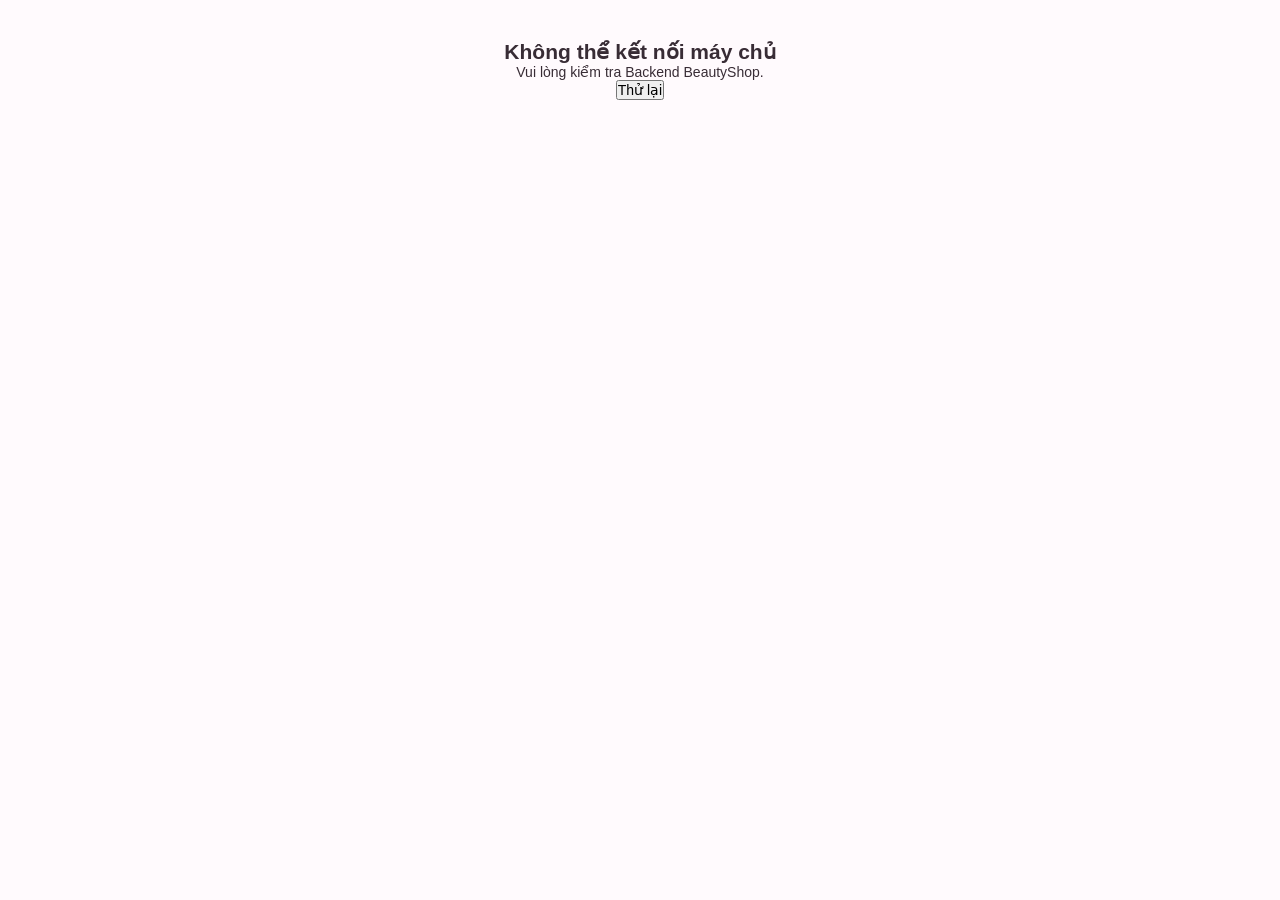
<file: frontend/index.html>
<!DOCTYPE html>
<html lang="vi">

<head>
    <meta charset="UTF-8">
    <meta name="viewport" content="width=device-width, initial-scale=1.0">
    <meta name="description" content="BeautyShop - Hệ thống quản lý cửa hàng làm đẹp">

    <title>BeautyShop | Dashboard</title>

    <!-- CSS CHÍNH -->
    <link rel="stylesheet" href="css/style.css">
    <link rel="stylesheet" href="css/dashboard.css">
    <link rel="stylesheet" href="css/responsive.css">

    <!-- CSS KHU VỰC THANH TOÁN -->
    <link rel="stylesheet" href="css/dashboard-payment.css">

    <!-- CSS TÌM KIẾM, HỖ TRỢ, THÔNG BÁO -->
    <link rel="stylesheet" href="css/dashboard-interactions.css">
    <link rel="stylesheet" href="css/profile.css">
</head>

<body>

<div class="app-container">

    <!-- =====================================================
         SIDEBAR
    ====================================================== -->

    <aside class="sidebar" id="sidebar">

        <!-- BRAND -->
        <div class="brand">

            <div class="brand-icon">✿</div>

            <div class="brand-info">
                <h2>BeautyShop</h2>
                <span>Beauty Management</span>
            </div>

        </div>


        <!-- MENU TỔNG QUAN -->
        <div class="sidebar-label">
            TỔNG QUAN
        </div>

        <nav class="sidebar-nav">

            <a href="index.html" class="nav-item active">
                <span class="nav-icon">▦</span>
                <span>Dashboard</span>
            </a>

            <a href="products.html" class="nav-item">
                <span class="nav-icon">♡</span>
                <span>Sản phẩm</span>
            </a>

            <a href="customers.html" class="nav-item">
                <span class="nav-icon">♙</span>
                <span>Khách hàng</span>
            </a>

            <a href="employees.html" class="nav-item">
                <span class="nav-icon">♧</span>
                <span>Nhân viên</span>
            </a>


            <!-- MENU VẬN HÀNH -->
            <div class="sidebar-label">
                VẬN HÀNH
            </div>

            <a href="services.html" class="nav-item">
                <span class="nav-icon">✧</span>
                <span>Dịch vụ làm đẹp</span>
            </a>

            <a href="appointments.html" class="nav-item">
                <span class="nav-icon">▣</span>
                <span>Lịch hẹn</span>
            </a>

            <a href="orders.html" class="nav-item">
                <span class="nav-icon">▤</span>
                <span>Đơn hàng</span>
            </a>

            <a href="payments.html" class="nav-item">
                <span class="nav-icon">₫</span>
                <span>Thanh toán</span>
            </a>

            <div class="sidebar-label" data-system-label hidden>
                HỆ THỐNG
            </div>

            <a href="data-management.html" class="nav-item" hidden>
                <span class="nav-icon">⇅</span>
                <span>Sao lưu & Dữ liệu</span>
            </a>

        </nav>


        <!-- SIDEBAR BOTTOM -->
        <div class="sidebar-bottom">

            <!-- SUPPORT -->
            <div class="help-card">

                <div class="help-icon">✿</div>

                <h4>BeautyShop Support</h4>

                <p>
                    Quản lý cửa hàng dễ dàng hơn mỗi ngày.
                </p>

                <button
                    type="button"
                    id="supportButton">

                    Hỗ trợ

                </button>

            </div>


            <!-- LOGOUT -->
            <button
                class="logout-button"
                id="logoutButton"
                type="button">

                <span>↪</span>

                Đăng xuất

            </button>

        </div>

    </aside>


    <!-- =====================================================
         MAIN CONTENT
    ====================================================== -->

    <main class="main-content">


        <!-- =================================================
             TOPBAR
        ================================================== -->

        <header class="topbar">

            <!-- TOPBAR LEFT -->
            <div class="topbar-left">

                <button
                    class="menu-toggle"
                    id="menuToggle"
                    type="button"
                    aria-label="Mở menu"
                    aria-expanded="false">

                    ☰

                </button>

                <div>
                    <h1>Tổng quan</h1>
                    <p>Chào mừng bạn đến với BeautyShop!</p>
                </div>

            </div>


            <!-- TOPBAR RIGHT -->
            <div class="topbar-right">


                <!-- SEARCH -->
                <div class="dashboard-search-container">

                    <label class="search-box">

                        <span>⌕</span>

                        <input
                            type="search"
                            id="globalSearch"
                            placeholder="Tìm tên khách hàng, dịch vụ..."
                            aria-label="Tìm kiếm lịch hẹn"
                            autocomplete="off">

                    </label>

                    <!-- SEARCH RESULTS -->
                    <div
                        class="dashboard-search-results"
                        id="dashboardSearchResults"
                        hidden>
                    </div>

                </div>


                <!-- NOTIFICATION -->
                <div class="dashboard-notification-container">

                    <button
                        class="notification-button"
                        id="notificationButton"
                        type="button"
                        aria-label="Thông báo"
                        aria-expanded="false"
                        aria-controls="notificationPanel">

                        ♧

                        <span
                            class="notification-dot"
                            id="notificationDot">
                        </span>

                        <span
                            class="notification-count"
                            id="notificationCount"
                            hidden>

                            0

                        </span>

                    </button>


                    <!-- NOTIFICATION PANEL -->
                    <section
                        class="notification-panel"
                        id="notificationPanel"
                        hidden>

                        <div class="notification-panel-heading">

                            <div>
                                <h3>Thông báo</h3>
                                <p>Các công việc cần xử lý</p>
                            </div>

                            <button
                                type="button"
                                id="closeNotification"
                                aria-label="Đóng thông báo">

                                ×

                            </button>

                        </div>


                        <!-- NOTIFICATION LIST -->
                        <div
                            id="notificationList"
                            class="notification-list">

                            <p>Đang tải thông báo...</p>

                        </div>


                        <!-- LINK -->
                        <a
                            href="payments.html"
                            class="notification-footer-link">

                            Xem quản lý thanh toán →

                        </a>

                    </section>

                </div>


                
<!-- USER PROFILE -->
<div class="profile-container">

    <button
        type="button"
        class="profile-trigger"
        id="profileTrigger"
        aria-expanded="false"
        aria-controls="profileDropdown">

        <div class="profile-avatar" id="profileAvatar">
            BS
        </div>

        <div class="profile-info">
            <strong id="currentUserName">Đang tải...</strong>
            <span id="currentUserRole">...</span>
        </div>

        <span class="profile-chevron">⌄</span>

    </button>

    <!-- PROFILE DROPDOWN -->
    <div class="profile-dropdown" id="profileDropdown" hidden>

        <div class="profile-dropdown-heading">

            <div class="profile-avatar" id="dropdownAvatar">
                BS
            </div>

            <div>
                <strong id="dropdownUserName">Đang tải...</strong>
                <span id="dropdownUserRole">...</span>
            </div>

        </div>

        <div class="profile-dropdown-divider"></div>

        <button
            type="button"
            class="profile-menu-item"
            id="viewProfileButton">

            <span class="profile-menu-icon">♙</span>
            Thông tin tài khoản

        </button>

        <button
            type="button"
            class="profile-menu-item"
            id="changeAvatarButton">

            <span class="profile-menu-icon">📷</span>
            Thay đổi ảnh đại diện

        </button>

        <div class="profile-dropdown-divider"></div>

        <button
            type="button"
            class="profile-menu-item danger"
            id="profileLogoutButton">

            <span class="profile-menu-icon">↪</span>
            Đăng xuất

        </button>

    </div>

</div>


            </div>

        </header>


        <!-- =====================================================
             PAGE CONTENT
        ====================================================== -->

        <section class="page-content">


            <!-- =================================================
                 WELCOME BANNER
            ================================================== -->

            <section class="welcome-banner">

                <div class="welcome-text">

                    <span class="welcome-tag">
                        BEAUTY MANAGEMENT SYSTEM
                    </span>

                    <h2>
                        Chăm sóc sắc đẹp,<br>
                        quản lý thật dễ dàng!
                    </h2>

                    <p>
                        Theo dõi hoạt động kinh doanh và quản lý cửa hàng
                        của bạn trên cùng một hệ thống.
                    </p>

                    <a
                        href="appointments.html"
                        class="primary-button">

                        Xem lịch hẹn

                        <span>→</span>

                    </a>

                </div>


                <!-- DECORATION -->
                <div
                    class="welcome-decoration"
                    aria-hidden="true">

                    <div class="decoration-circle">
                        <span>✿</span>
                    </div>

                    <span class="decoration-star star-one">✦</span>
                    <span class="decoration-star star-two">✧</span>
                    <span class="decoration-star star-three">♡</span>

                </div>

            </section>


            <!-- =================================================
                 BUSINESS STATISTICS
            ================================================== -->

            <section class="section-block">

                <div class="section-heading">

                    <div>
                        <h2>Tình hình kinh doanh</h2>

                        <p>
                            Các chỉ số được tải từ hệ thống BeautyShop
                        </p>
                    </div>


                    <!-- DATE AND REFRESH -->
                    <div class="dashboard-date">

                        <span
                            class="date-label"
                            id="currentDate">
                        </span>

                        <button
                            type="button"
                            id="refreshDashboard"
                            class="refresh-button">

                            ↻ Làm mới

                        </button>

                    </div>

                </div>


                <!-- STATISTICS GRID -->
                <div class="stats-grid">


                    <!-- CUSTOMERS -->
                    <article class="stat-card" id="dashboardRevenueCard" hidden>

                        <div class="stat-top">

                            <div class="stat-icon pink">
                                ♙
                            </div>

                            <span class="stat-status">
                                Khách hàng
                            </span>

                        </div>

                        <p class="stat-label">
                            Tổng khách hàng
                        </p>

                        <h3 id="totalCustomers">
                            Đang tải...
                        </h3>

                        <p class="stat-description">
                            Tổng số khách hàng từ API
                        </p>

                    </article>


                    <!-- PRODUCTS -->
                    <article class="stat-card">

                        <div class="stat-top">

                            <div class="stat-icon purple">
                                ♡
                            </div>

                            <span class="stat-status">
                                Sản phẩm
                            </span>

                        </div>

                        <p class="stat-label">
                            Tổng sản phẩm
                        </p>

                        <h3 id="totalProducts">
                            Đang tải...
                        </h3>

                        <p class="stat-description">
                            Tổng số sản phẩm từ API
                        </p>

                    </article>


                    <!-- APPOINTMENTS -->
                    <article class="stat-card">

                        <div class="stat-top">

                            <div class="stat-icon orange">
                                ▣
                            </div>

                            <span class="stat-status">
                                Lịch hẹn
                            </span>

                        </div>

                        <p class="stat-label">
                            Lịch hẹn hôm nay
                        </p>

                        <h3 id="totalAppointments">
                            Đang tải...
                        </h3>

                        <p class="stat-description">
                            Số lịch hẹn trong ngày hiện tại
                        </p>

                    </article>


                    <!-- REVENUE -->
                    <article class="stat-card">

                        <div class="stat-top">

                            <div class="stat-icon green">
                                ₫
                            </div>

                            <span class="stat-status">
                                Doanh thu
                            </span>

                        </div>

                        <p class="stat-label">
                            Doanh thu hôm nay
                        </p>

                        <h3 id="totalRevenue">
                            Đang tải...
                        </h3>

                        <p class="stat-description">
                            Tổng tiền từ thanh toán thành công
                        </p>

                    </article>

                </div>

            </section>


            <!-- =====================================================
                 PAYMENT OVERVIEW
            ====================================================== -->

            <section class="section-block payment-dashboard-section" hidden>


                <!-- PAYMENT HEADING -->
                <div class="payment-dashboard-heading">

                    <div>
                        <h2>Tình hình thanh toán</h2>

                        <p>
                            Theo dõi giao dịch và doanh thu của BeautyShop.
                        </p>
                    </div>


                    <a
                        href="payments.html"
                        class="payment-dashboard-link">

                        Quản lý thanh toán →

                    </a>

                </div>


                <!-- PAYMENT STATISTICS -->
                <div class="payment-dashboard-metrics">


                    <!-- PAID TRANSACTIONS -->
                    <article class="payment-dashboard-metric">

                        <span>
                            Giao dịch đã thanh toán
                        </span>

                        <strong id="dashboardPaidPayments">
                            0
                        </strong>

                    </article>


                    <!-- PENDING TRANSACTIONS -->
                    <article class="payment-dashboard-metric">

                        <span>
                            Giao dịch đang chờ
                        </span>

                        <strong id="dashboardPendingPayments">
                            0
                        </strong>

                    </article>


                    <!-- PENDING BANK TRANSFERS -->
                    <article class="payment-dashboard-metric">

                        <span>
                            Chuyển khoản chờ đối soát
                        </span>

                        <strong id="dashboardPendingTransfers">
                            0
                        </strong>

                    </article>


                    <!-- TOTAL REVENUE -->
                    <article class="payment-dashboard-metric revenue">

                        <span>
                            Tổng doanh thu đã thu
                        </span>

                        <strong id="dashboardPaymentTotalRevenue">
                            0 ₫
                        </strong>

                    </article>

                </div>


                <!-- RECENT TRANSACTIONS -->
                <article class="payment-dashboard-card">

                    <h3>Giao dịch gần đây</h3>

                    <div class="payment-dashboard-table-wrap">

                        <table class="payment-dashboard-table">

                            <thead>
                                <tr>

                                    <th>Mã hóa đơn</th>

                                    <th>Khách hàng</th>

                                    <th>Phương thức</th>

                                    <th>Số tiền</th>

                                    <th>Trạng thái</th>

                                </tr>
                            </thead>


                            <tbody id="dashboardPaymentTable">

                                <tr>

                                    <td
                                        colspan="5"
                                        class="dashboard-payment-empty">

                                        Đang tải giao dịch...

                                    </td>

                                </tr>

                            </tbody>

                        </table>

                    </div>


                    <!-- PAYMENT ERROR MESSAGE -->
                    <p
                        id="dashboardPaymentMessage"
                        role="status">
                    </p>

                </article>

            </section>


            <!-- =====================================================
                 APPOINTMENTS AND PRODUCTS
            ====================================================== -->

            <section class="dashboard-grid">


                <!-- RECENT APPOINTMENTS -->
                <article class="content-card">

                    <div class="card-heading">

                        <div>
                            <h2>Lịch hẹn gần đây</h2>

                            <p>
                                Theo dõi lịch hẹn của khách hàng
                            </p>
                        </div>

                        <a
                            href="appointments.html"
                            class="text-link">

                            Xem tất cả →

                        </a>

                    </div>


                    <!-- APPOINTMENT TABLE -->
                    <div class="table-container">

                        <table>

                            <thead>
                                <tr>

                                    <th>Khách hàng</th>

                                    <th>Dịch vụ</th>

                                    <th>Thời gian</th>

                                    <th>Trạng thái</th>

                                </tr>
                            </thead>


                            <tbody id="appointmentTable">

                                <tr>
                                    <td colspan="4">
                                        Đang tải lịch hẹn...
                                    </td>
                                </tr>

                            </tbody>

                        </table>

                    </div>

                </article>


                <!-- FEATURED PRODUCTS -->
                <article class="content-card">

                    <div class="card-heading">

                        <div>
                            <h2>Sản phẩm nổi bật</h2>

                            <p>
                                Một số sản phẩm trong cửa hàng
                            </p>
                        </div>

                        <a
                            href="products.html"
                            class="text-link">

                            Xem tất cả →

                        </a>

                    </div>


                    <!-- FEATURED PRODUCT LIST -->
                    <div
                        class="product-list"
                        id="featuredProducts">

                        <p>Đang tải sản phẩm...</p>

                    </div>


                    <a
                        href="products.html"
                        class="secondary-button">

                        Quản lý sản phẩm

                    </a>

                </article>

            </section>


            <!-- =====================================================
                 QUICK ACTIONS
            ====================================================== -->

            <section class="section-block quick-actions-section">

                <div class="section-heading">

                    <div>
                        <h2>Truy cập nhanh</h2>

                        <p>
                            Các chức năng thường dùng
                        </p>
                    </div>

                </div>


                <div class="quick-actions-grid">


                    <!-- PRODUCTS -->
                    <a
                        href="products.html"
                        class="quick-action">

                        <span class="quick-action-icon pink">
                            ♡
                        </span>

                        <span>
                            <strong>Thêm sản phẩm</strong>

                            <small>
                                Quản lý danh mục mỹ phẩm
                            </small>
                        </span>

                        <span class="action-arrow">
                            →
                        </span>

                    </a>


                    <!-- CUSTOMERS -->
                    <a
                        href="customers.html"
                        class="quick-action">

                        <span class="quick-action-icon purple">
                            ♙
                        </span>

                        <span>
                            <strong>Khách hàng</strong>

                            <small>
                                Xem thông tin khách hàng
                            </small>
                        </span>

                        <span class="action-arrow">
                            →
                        </span>

                    </a>


                    <!-- APPOINTMENTS -->
                    <a
                        href="appointments.html"
                        class="quick-action">

                        <span class="quick-action-icon orange">
                            ▣
                        </span>

                        <span>
                            <strong>Tạo lịch hẹn</strong>

                            <small>
                                Quản lý lịch đặt dịch vụ
                            </small>
                        </span>

                        <span class="action-arrow">
                            →
                        </span>

                    </a>


                    <!-- SERVICES -->
                    <a
                        href="services.html"
                        class="quick-action">

                        <span class="quick-action-icon green">
                            ✧
                        </span>

                        <span>
                            <strong>Dịch vụ</strong>

                            <small>
                                Quản lý dịch vụ làm đẹp
                            </small>
                        </span>

                        <span class="action-arrow">
                            →
                        </span>

                    </a>


                </div>

            </section>


            <!-- =====================================================
                 FOOTER
            ====================================================== -->

            <footer class="footer">

                <p>
                    ©
                    <span id="currentYear"></span>
                    BeautyShop. All rights reserved.
                </p>

                <p>
                    Chăm sóc sắc đẹp, nâng tầm trải nghiệm.
                </p>

            </footer>

        </section>

    </main>

</div>


<!-- =====================================================
     SUPPORT DIALOG
====================================================== -->

<dialog
    id="supportDialog"
    class="dashboard-support-dialog">


    <!-- SUPPORT HEADER -->
    <div class="support-dialog-heading">

        <div>

            <span class="welcome-tag">
                BEAUTYSHOP SUPPORT
            </span>

            <h2>Trung tâm hỗ trợ</h2>

            <p>
                Hướng dẫn sử dụng hệ thống BeautyShop.
            </p>

        </div>


        <button
            type="button"
            id="closeSupportDialog"
            class="support-close-button"
            aria-label="Đóng">

            ×

        </button>

    </div>


    <!-- SUPPORT CONTENT -->
    <div class="support-content">


        <!-- ACCOUNT SUPPORT -->
        <article class="support-item">

            <span class="support-item-icon">
                ♙
            </span>

            <div>

                <h3>Tài khoản và đăng nhập</h3>

                <p>
                    Kiểm tra tài khoản đăng nhập, quyền truy cập
                    và trạng thái phiên làm việc.
                </p>

            </div>

        </article>


        <!-- ORDER SUPPORT -->
        <article class="support-item">

            <span class="support-item-icon">
                ▤
            </span>

            <div>

                <h3>Quản lý đơn hàng</h3>

                <p>
                    Tra cứu hóa đơn, xem chi tiết và theo dõi
                    trạng thái thanh toán.
                </p>

                <a href="orders.html">
                    Mở quản lý đơn hàng →
                </a>

            </div>

        </article>


        <!-- PAYMENT SUPPORT -->
        <article class="support-item">

            <span class="support-item-icon">
                ₫
            </span>

            <div>

                <h3>Thanh toán</h3>

                <p>
                    Kiểm tra giao dịch tiền mặt, chuyển khoản
                    và xác nhận các giao dịch đang chờ.
                </p>

                <a href="payments.html">
                    Mở quản lý thanh toán →
                </a>

            </div>

        </article>


        <!-- APPOINTMENT SUPPORT -->
        <article class="support-item">

            <span class="support-item-icon">
                ▣
            </span>

            <div>

                <h3>Quản lý lịch hẹn</h3>

                <p>
                    Kiểm tra thông tin khách hàng, thời gian
                    và trạng thái lịch hẹn.
                </p>

                <a href="appointments.html">
                    Mở quản lý lịch hẹn →
                </a>

            </div>

        </article>


    </div>


    <!-- SUPPORT NOTE -->
    <p class="support-note">

        Nếu gặp lỗi hệ thống hoặc lỗi tài khoản, vui lòng liên hệ
        quản trị viên phụ trách BeautyShop.

    </p>

</dialog>


<!-- =====================================================
     JAVASCRIPT
====================================================== -->

<!-- APP.JS: QUẢN LÝ PHIÊN VÀ ĐĂNG XUẤT -->
<script src="js/auth.js"></script>

<script src="js/app.js"></script>
<script src="js/profile.js"></script>

<!-- DASHBOARD.JS: THỐNG KÊ KINH DOANH, LỊCH HẸN, SẢN PHẨM -->
<script src="js/dashboard.js"></script>

<!-- DASHBOARD PAYMENT: THỐNG KÊ VÀ GIAO DỊCH -->
<script src="js/dashboard-payment.js"></script>

<!-- DASHBOARD INTERACTIONS: TÌM KIẾM, HỖ TRỢ, THÔNG BÁO -->
<script src="js/dashboard-interactions.js"></script>


<!-- =====================================================
     INLINE JAVASCRIPT
====================================================== -->

<script>
"use strict";


// =====================================================
// 1. NÚT LÀM MỚI DASHBOARD
// =====================================================

document.getElementById("refreshDashboard")
    ?.addEventListener("click", function () {

        window.location.reload();

    });

</script>

<!-- INPUT CHỌN AVATAR -->
<input
    type="file"
    id="profileAvatarInput"
    accept="image/png,image/jpeg,image/webp"
    hidden
>

<!-- PROFILE DIALOG -->
<dialog id="profileDialog" class="profile-dialog">

    <div class="profile-dialog-content">

        <div class="profile-dialog-header">

            <h2>Thông tin tài khoản</h2>

            <button
                type="button"
                class="profile-dialog-close"
                id="closeProfileDialog">
                ×
            </button>

        </div>

        <div class="profile-dialog-user">

            <div class="profile-avatar" id="dialogAvatar">
                BS
            </div>

            <strong id="dialogUserName">Đang tải...</strong>

            <span id="dialogUserRole">...</span>

        </div>

        <div class="profile-detail">
            <span>Tên đăng nhập</span>
            <strong id="dialogUsername">...</strong>
        </div>

        <div class="profile-detail">
            <span>Mã nhân viên</span>
            <strong id="dialogEmployeeId">...</strong>
        </div>

        <div class="profile-detail">
            <span>Chi nhánh</span>
            <strong id="dialogBranchId">...</strong>
        </div>

    </div>

</dialog>


</body>
</html>
</file>
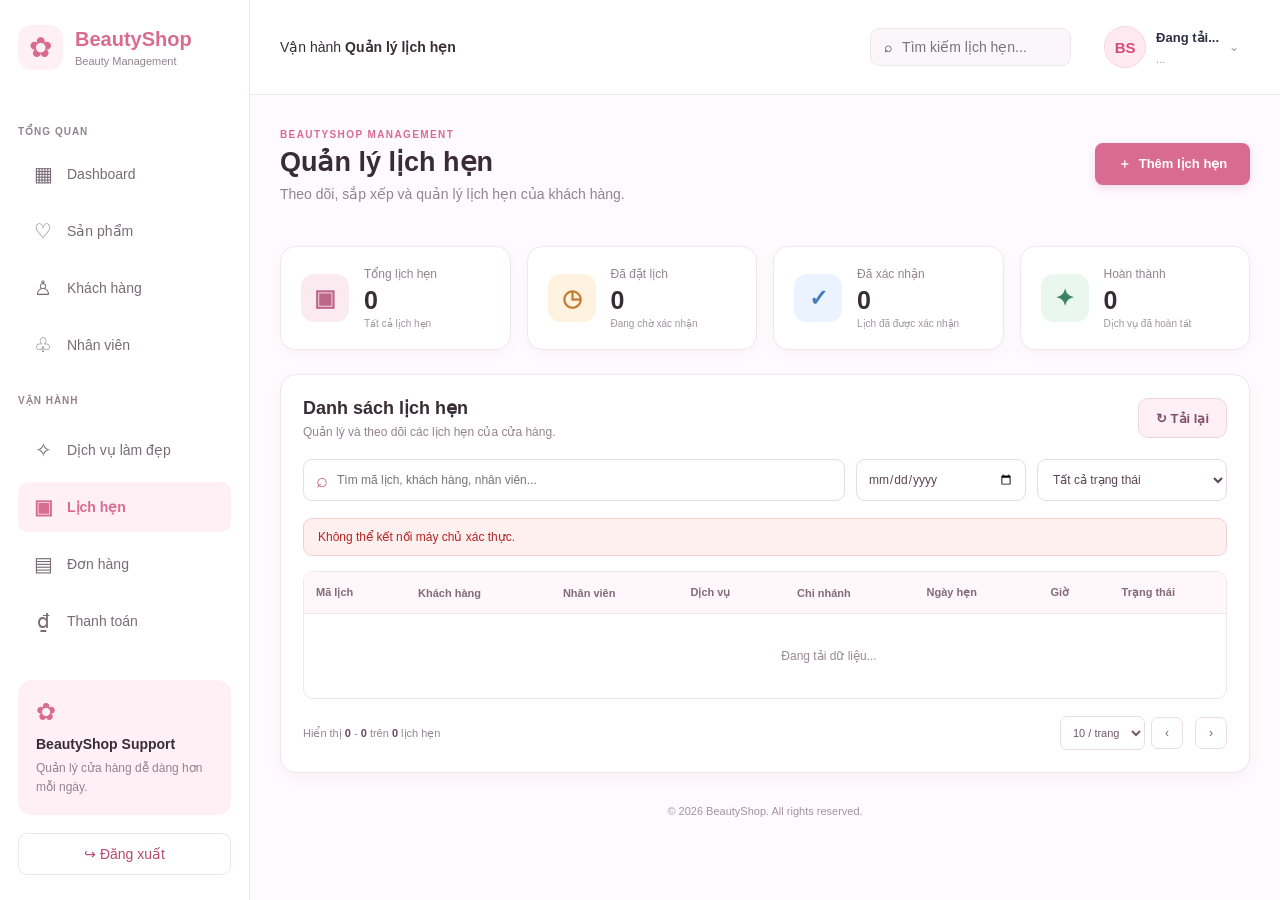
<file: frontend/appointments.html>
<!DOCTYPE html>
<html lang="vi">
<head>
    <meta charset="UTF-8">
    <meta name="viewport" content="width=device-width, initial-scale=1.0">

    <title>Quản lý lịch hẹn | BeautyShop</title>

    <link rel="stylesheet" href="css/style.css">
    <link rel="stylesheet" href="css/dashboard.css">
    <link rel="stylesheet" href="css/responsive.css">
    <link rel="stylesheet" href="css/profile.css">
    <link rel="stylesheet" href="css/appointments.css">
</head>

<body>

<div class="app-container">


<!-- SIDEBAR: ĐỒNG BỘ CHÍNH XÁC CUSTOMERS -->
<aside class="sidebar" id="sidebar">

    <div class="brand">
        <div class="brand-icon">✿</div>

        <div class="brand-info">
            <h2>BeautyShop</h2>
            <span>Beauty Management</span>
        </div>
    </div>

    <div class="sidebar-label">TỔNG QUAN</div>

    <nav class="sidebar-nav">

        <a href="index.html" class="nav-item">
            <span class="nav-icon">▦</span>
            <span>Dashboard</span>
        </a>

        <a href="products.html" class="nav-item">
            <span class="nav-icon">♡</span>
            <span>Sản phẩm</span>
        </a>

        <a href="customers.html" class="nav-item">
            <span class="nav-icon">♙</span>
            <span>Khách hàng</span>
        </a>

        <a href="employees.html" class="nav-item">
            <span class="nav-icon">♧</span>
            <span>Nhân viên</span>
        </a>

        <div class="sidebar-label">VẬN HÀNH</div>

        <a href="services.html" class="nav-item">
            <span class="nav-icon">✧</span>
            <span>Dịch vụ làm đẹp</span>
        </a>

        <a href="appointments.html" class="nav-item active">
            <span class="nav-icon">▣</span>
            <span>Lịch hẹn</span>
        </a>

        <a href="orders.html" class="nav-item">
            <span class="nav-icon">▤</span>
            <span>Đơn hàng</span>
        </a>

        <a href="payments.html" class="nav-item">
            <span class="nav-icon">₫</span>
            <span>Thanh toán</span>
        </a>

        <div class="sidebar-label" data-system-label hidden>HỆ THỐNG</div>
        <a href="data-management.html" class="nav-item" hidden>
            <span class="nav-icon">⇅</span>
            <span>Sao lưu & Dữ liệu</span>
        </a>

    </nav>

    <div class="sidebar-bottom">

        <div class="help-card">
            <div class="help-icon">✿</div>

            <h4>BeautyShop Support</h4>

            <p>Quản lý cửa hàng dễ dàng hơn mỗi ngày.</p>
        </div>

        <button
            class="logout-button"
            id="logoutButton"
            type="button">
            ↪ Đăng xuất
        </button>

    </div>

</aside>

<div class="sidebar-overlay" id="sidebarOverlay"></div>

    <!-- ========================================
         MAIN CONTENT
    ========================================= -->

    <main class="main-content">

        <!-- TOPBAR -->

        <header class="topbar">

            <div class="topbar-left">

                <button
                    type="button"
                    class="menu-toggle"
                    id="menuToggle"
                    aria-label="Mở menu">
                    ☰
                </button>

                <div class="topbar-title">
                    <span>Vận hành</span>
                    <strong>Quản lý lịch hẹn</strong>
                </div>

            </div>

            <div class="topbar-right">

                <label class="search-box">
                    <span>⌕</span>

                    <input
                        type="search"
                        id="globalSearch"
                        placeholder="Tìm kiếm lịch hẹn..."
                        autocomplete="off">
                </label>

                <!-- PROFILE -->

                <div class="profile-container">

                    <button
                        type="button"
                        class="profile-trigger"
                        id="profileTrigger"
                        aria-expanded="false"
                        aria-controls="profileDropdown">

                        <div class="profile-avatar" id="profileAvatar">
                            BS
                        </div>

                        <div class="profile-info">
                            <strong id="currentUserName">
                                Đang tải...
                            </strong>

                            <span id="currentUserRole">
                                ...
                            </span>
                        </div>

                        <span class="profile-chevron">⌄</span>

                    </button>

                    <div
                        class="profile-dropdown"
                        id="profileDropdown"
                        hidden>

                        <div class="profile-dropdown-heading">

                            <div
                                class="profile-avatar"
                                id="dropdownAvatar">
                                BS
                            </div>

                            <div>
                                <strong id="dropdownUserName">
                                    Đang tải...
                                </strong>

                                <span id="dropdownUserRole">
                                    ...
                                </span>
                            </div>

                        </div>

                        <div class="profile-dropdown-divider"></div>

                        <button
                            type="button"
                            class="profile-menu-item"
                            id="viewProfileButton">

                            <span class="profile-menu-icon">♙</span>
                            Thông tin tài khoản
                        </button>

                        <button
                            type="button"
                            class="profile-menu-item"
                            id="changeAvatarButton">

                            <span class="profile-menu-icon">📷</span>
                            Thay đổi ảnh đại diện
                        </button>

                        <div class="profile-dropdown-divider"></div>

                        <button
                            type="button"
                            class="profile-menu-item danger"
                            id="profileLogoutButton">

                            <span class="profile-menu-icon">↪</span>
                            Đăng xuất
                        </button>

                    </div>

                </div>

            </div>

        </header>

        <!-- ========================================
             PAGE CONTENT
        ========================================= -->

        <section class="page-content appointment-page">

            <!-- PAGE HEADING -->

            
<!-- PAGE HEADING -->

<div class="section-heading appointment-heading">

    <div>
        <span class="section-eyebrow">
            BEAUTYSHOP MANAGEMENT
        </span>

        <h1>Quản lý lịch hẹn</h1>

        <p>
            Theo dõi, sắp xếp và quản lý lịch hẹn
            của khách hàng.
        </p>
    </div>

    <div class="appointment-intro-actions">

        <!-- NÚT SAO LƯU DỮ LIỆU -->
        <button
            type="button"
            class="btn btn-backup"
            id="backupAppointmentsButton"
            hidden>

            <span>⇩</span>
            Sao lưu dữ liệu

        </button>

        <button
            type="button"
            class="btn btn-refresh"
            data-export-csv="appointments"
            data-manager-action
            hidden>
            <span>⇩</span>
            Xuất CSV
        </button>

        <button
            type="button"
            class="btn btn-refresh"
            data-import-entity="appointments"
            data-manager-action
            hidden>
            <span>↥</span>
            Nhập / Khôi phục
        </button>

        <!-- NÚT THÊM LỊCH HẸN -->
        <button
            type="button"
            class="btn btn-primary"
            id="newAppointmentButton">

            <span>＋</span>
            Thêm lịch hẹn

        </button>

    </div>

</div>


            <!-- ====================================
                 STATISTICS
            ===================================== -->

            <section class="appointment-statistics">

                <article class="appointment-stat-card">

                    <div class="appointment-stat-icon pink">
                        ▣
                    </div>

                    <div class="appointment-stat-content">
                        <span>Tổng lịch hẹn</span>
                        <strong id="appointmentCount">0</strong>
                        <small>Tất cả lịch hẹn</small>
                    </div>

                </article>

                <article class="appointment-stat-card">

                    <div class="appointment-stat-icon orange">
                        ◷
                    </div>

                    <div class="appointment-stat-content">
                        <span>Đã đặt lịch</span>
                        <strong id="bookedCount">0</strong>
                        <small>Đang chờ xác nhận</small>
                    </div>

                </article>

                <article class="appointment-stat-card">

                    <div class="appointment-stat-icon blue">
                        ✓
                    </div>

                    <div class="appointment-stat-content">
                        <span>Đã xác nhận</span>
                        <strong id="confirmedCount">0</strong>
                        <small>Lịch đã được xác nhận</small>
                    </div>

                </article>

                <article class="appointment-stat-card">

                    <div class="appointment-stat-icon green">
                        ✦
                    </div>

                    <div class="appointment-stat-content">
                        <span>Hoàn thành</span>
                        <strong id="completedCount">0</strong>
                        <small>Dịch vụ đã hoàn tất</small>
                    </div>

                </article>

            </section>

            <!-- ====================================
                 APPOINTMENT FORM
            ===================================== -->

            <section
                class="appointment-form-card"
                id="appointmentFormCard"
                hidden>

                <div class="appointment-form-heading">

                    <div>
                        <span class="section-eyebrow">
                            APPOINTMENT INFORMATION
                        </span>

                        <h2 id="formTitle">
                            Thêm lịch hẹn mới
                        </h2>

                        <p>
                            Nhập thông tin khách hàng và lịch sử dụng dịch vụ.
                        </p>
                    </div>

                    <button
                        type="button"
                        class="appointment-close-button"
                        id="closeAppointmentFormButton"
                        aria-label="Đóng form">
                        ×
                    </button>

                </div>

                <form id="appointmentForm">

                    <input
                        type="hidden"
                        id="appointmentDocId">

                    <input
                        type="hidden"
                        id="appointmentRevision">

                    <div class="appointment-form-grid">

                        <div class="form-group">
                            <label for="appointmentId">
                                Mã lịch hẹn
                                <span>*</span>
                            </label>

                            <input
                                type="text"
                                id="appointmentId"
                                placeholder="APT001"
                                required>
                        </div>

                        <div class="form-group">
                            <label for="customerId">
                                Mã khách hàng
                                <span>*</span>
                            </label>

                            <input
                                type="text"
                                id="customerId"
                                placeholder="CUS001"
                                required>
                        </div>

                        <div class="form-group">
                            <label for="employeeId">
                                Mã nhân viên
                                <span>*</span>
                            </label>

                            <input
                                type="text"
                                id="employeeId"
                                placeholder="EMP001"
                                required>
                        </div>

                        <div class="form-group">
                            <label for="branchId">
                                Mã chi nhánh
                                <span>*</span>
                            </label>

                            <input
                                type="text"
                                id="branchId"
                                placeholder="BR001"
                                required>
                        </div>

                        <div class="form-group form-group-full">
                            <label for="serviceIds">
                                Mã dịch vụ
                                <span>*</span>
                            </label>

                            <input
                                type="text"
                                id="serviceIds"
                                placeholder="SRV001, SRV002"
                                required>

                            <small>
                                Có thể nhập nhiều mã dịch vụ,
                                phân cách bằng dấu phẩy.
                            </small>
                        </div>

                        <div class="form-group">
                            <label for="appointmentDate">
                                Ngày hẹn
                                <span>*</span>
                            </label>

                            <input
                                type="date"
                                id="appointmentDate"
                                required>
                        </div>

                        <div class="form-group">
                            <label for="startTime">
                                Giờ bắt đầu
                                <span>*</span>
                            </label>

                            <input
                                type="time"
                                id="startTime"
                                required>
                        </div>

                        <div class="form-group">
                            <label for="appointmentStatus">
                                Trạng thái
                                <span>*</span>
                            </label>

                            <select id="appointmentStatus" required>
                                <option value="booked">
                                    Đã đặt lịch
                                </option>

                                <option value="confirmed">
                                    Đã xác nhận
                                </option>

                                <option value="completed">
                                    Hoàn thành
                                </option>

                                <option value="cancelled">
                                    Đã hủy
                                </option>
                            </select>
                        </div>

                        <div class="form-group form-group-full">
                            <label for="note">
                                Ghi chú
                            </label>

                            <textarea
                                id="note"
                                rows="3"
                                placeholder="Nhập ghi chú cho lịch hẹn..."></textarea>
                        </div>

                    </div>

                    <div class="appointment-form-actions">

                        <button
                            type="button"
                            class="btn btn-secondary"
                            id="cancelAppointmentButton">
                            Hủy
                        </button>

                        <button
                            type="submit"
                            class="btn btn-primary"
                            id="saveAppointmentButton">
                            Lưu lịch hẹn
                        </button>

                    </div>

                </form>

            </section>

            <!-- ====================================
                 APPOINTMENT LIST
            ===================================== -->

            <section class="appointment-list-card">

                <div class="appointment-list-heading">

                    <div>
                        <h2>Danh sách lịch hẹn</h2>

                        <p>
                            Quản lý và theo dõi các lịch hẹn của cửa hàng.
                        </p>
                    </div>

                    <button
                        type="button"
                        class="btn btn-secondary"
                        id="refreshAppointmentsButton">
                        ↻ Tải lại
                    </button>

                </div>

                <!-- FILTER -->

                <div class="appointment-filter-bar">

                    <label class="appointment-search-box">
                        <span>⌕</span>

                        <input
                            type="search"
                            id="appointmentSearch"
                            placeholder="Tìm mã lịch, khách hàng, nhân viên...">
                    </label>

                    <input
                        type="date"
                        id="dateFilter"
                        class="appointment-date-filter">

                    <select id="statusFilter">
                        <option value="">Tất cả trạng thái</option>
                        <option value="booked">Đã đặt lịch</option>
                        <option value="confirmed">Đã xác nhận</option>
                        <option value="completed">Hoàn thành</option>
                        <option value="cancelled">Đã hủy</option>
                    </select>

                </div>

                <!-- MESSAGE -->

                <div
                    id="appointmentMessage"
                    class="appointment-message"
                    role="status"
                    hidden>
                </div>

                <!-- TABLE -->

                <div class="appointment-table-wrapper">

                    <table class="appointment-table">

                        <thead>
                            <tr>
                                <th>Mã lịch</th>
                                <th>Khách hàng</th>
                                <th>Nhân viên</th>
                                <th>Dịch vụ</th>
                                <th>Chi nhánh</th>
                                <th>Ngày hẹn</th>
                                <th>Giờ</th>
                                <th>Trạng thái</th>
                                <th>Thao tác</th>
                            </tr>
                        </thead>

                        <tbody id="appointmentsTableBody">

                            <tr>
                                <td colspan="9">
                                    Đang tải dữ liệu...
                                </td>
                            </tr>

                        </tbody>

                    </table>

                </div>

                <!-- PAGINATION -->

                <div class="appointment-pagination">

                    <div class="appointment-pagination-info">
                        Hiển thị

                        <strong id="paginationStart">0</strong>
                        -

                        <strong id="paginationEnd">0</strong>

                        trên

                        <strong id="paginationTotal">0</strong>
                        lịch hẹn
                    </div>

                    <div class="appointment-pagination-controls">

                        <select id="pageSize">
                            <option value="5">5 / trang</option>
                            <option value="10" selected>10 / trang</option>
                            <option value="20">20 / trang</option>
                            <option value="50">50 / trang</option>
                        </select>

                        <button
                            type="button"
                            id="prevPageButton"
                            class="appointment-pagination-button">
                            ‹
                        </button>

                        <div id="paginationNumbers"></div>

                        <button
                            type="button"
                            id="nextPageButton"
                            class="appointment-pagination-button">
                            ›
                        </button>

                    </div>

                </div>

            </section>

            <footer class="appointment-footer">
                © <span id="currentYear"></span> BeautyShop.
                All rights reserved.
            </footer>

        </section>

    </main>

</div>

<!-- ========================================
     PROFILE DIALOG
========================================= -->

<div class="profile-dialog" id="profileDialog" hidden>

    <div class="profile-dialog-content">

        <div class="profile-dialog-header">
            <h3>Thông tin tài khoản</h3>

            <button
                type="button"
                id="closeProfileDialog"
                aria-label="Đóng">
                ×
            </button>
        </div>

        <div class="profile-dialog-body">

            <div class="profile-dialog-avatar">
                <div class="profile-avatar large" id="dialogAvatar">
                    BS
                </div>
            </div>

            <h3 id="dialogUserName">Đang tải...</h3>
            <p id="dialogUserRole">...</p>

            <div class="profile-detail">
                <span>Tên đăng nhập</span>
                <strong id="dialogUsername">---</strong>
            </div>

            <div class="profile-detail">
                <span>Mã nhân viên</span>
                <strong id="dialogEmployeeId">---</strong>
            </div>

            <div class="profile-detail">
                <span>Chi nhánh</span>
                <strong id="dialogBranchId">---</strong>
            </div>

        </div>

    </div>

</div>

<input
    type="file"
    id="profileAvatarInput"
    accept="image/png,image/jpeg,image/webp"
    hidden>

<!-- SHARED SCRIPTS -->

<script src="js/app.js"></script>
<script src="js/profile.js"></script>
<script src="js/entity-transfer.js"></script>
<script src="js/appointments.js"></script>

</body>
</html>
</file>
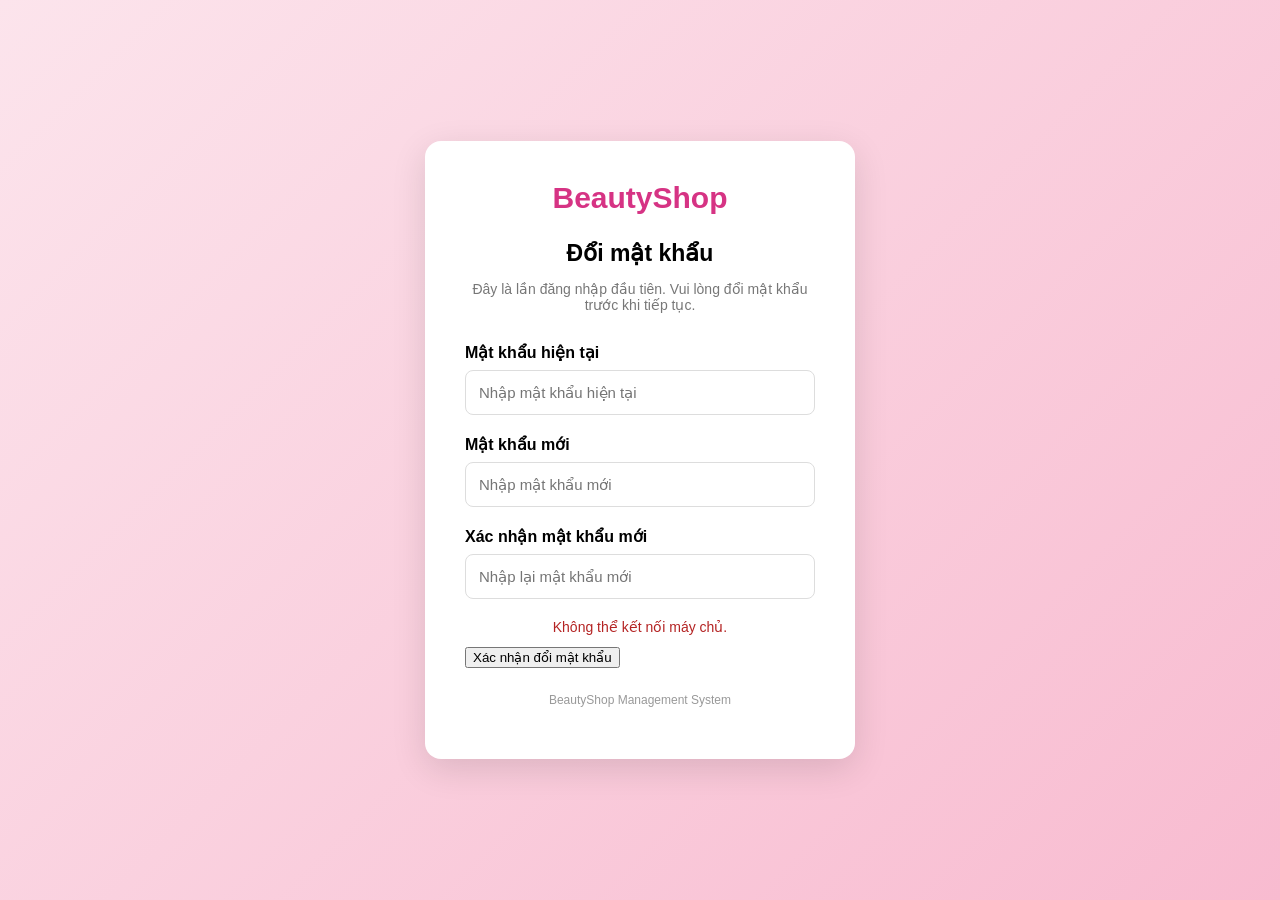
<file: frontend/change-password.html>
<!DOCTYPE html>
<html lang="vi">
<head>
    <meta charset="UTF-8">
    <meta name="viewport" content="width=device-width, initial-scale=1.0">
    <title>Đổi mật khẩu - BeautyShop</title>
    <link rel="stylesheet" href="css/login.css">
</head>
<body>

    <main class="login-container">
        <div class="login-card">

            <div class="login-logo">BeautyShop</div>

            <h1>Đổi mật khẩu</h1>

            <p class="login-subtitle">
                Đây là lần đăng nhập đầu tiên.
                Vui lòng đổi mật khẩu trước khi tiếp tục.
            </p>

            <form id="changePasswordForm">

                <div class="form-group">
                    <label for="currentPassword">Mật khẩu hiện tại</label>
                    <input
                        type="password"
                        id="currentPassword"
                        name="currentPassword"
                        placeholder="Nhập mật khẩu hiện tại"
                        autocomplete="current-password"
                        required
                    >
                </div>

                <div class="form-group">
                    <label for="newPassword">Mật khẩu mới</label>
                    <input
                        type="password"
                        id="newPassword"
                        name="newPassword"
                        placeholder="Nhập mật khẩu mới"
                        autocomplete="new-password"
                        minlength="8"
                        required
                    >
                </div>

                <div class="form-group">
                    <label for="confirmPassword">Xác nhận mật khẩu mới</label>
                    <input
                        type="password"
                        id="confirmPassword"
                        name="confirmPassword"
                        placeholder="Nhập lại mật khẩu mới"
                        autocomplete="new-password"
                        minlength="8"
                        required
                    >
                </div>

                <p id="changePasswordMessage" aria-live="polite"></p>

                <button type="submit" id="changePasswordButton">
                    Xác nhận đổi mật khẩu
                </button>

            </form>

            <p class="login-footer">
                BeautyShop Management System
            </p>

        </div>
    </main>

    <script src="js/change-password.js"></script>
</body>
</html>
</file>
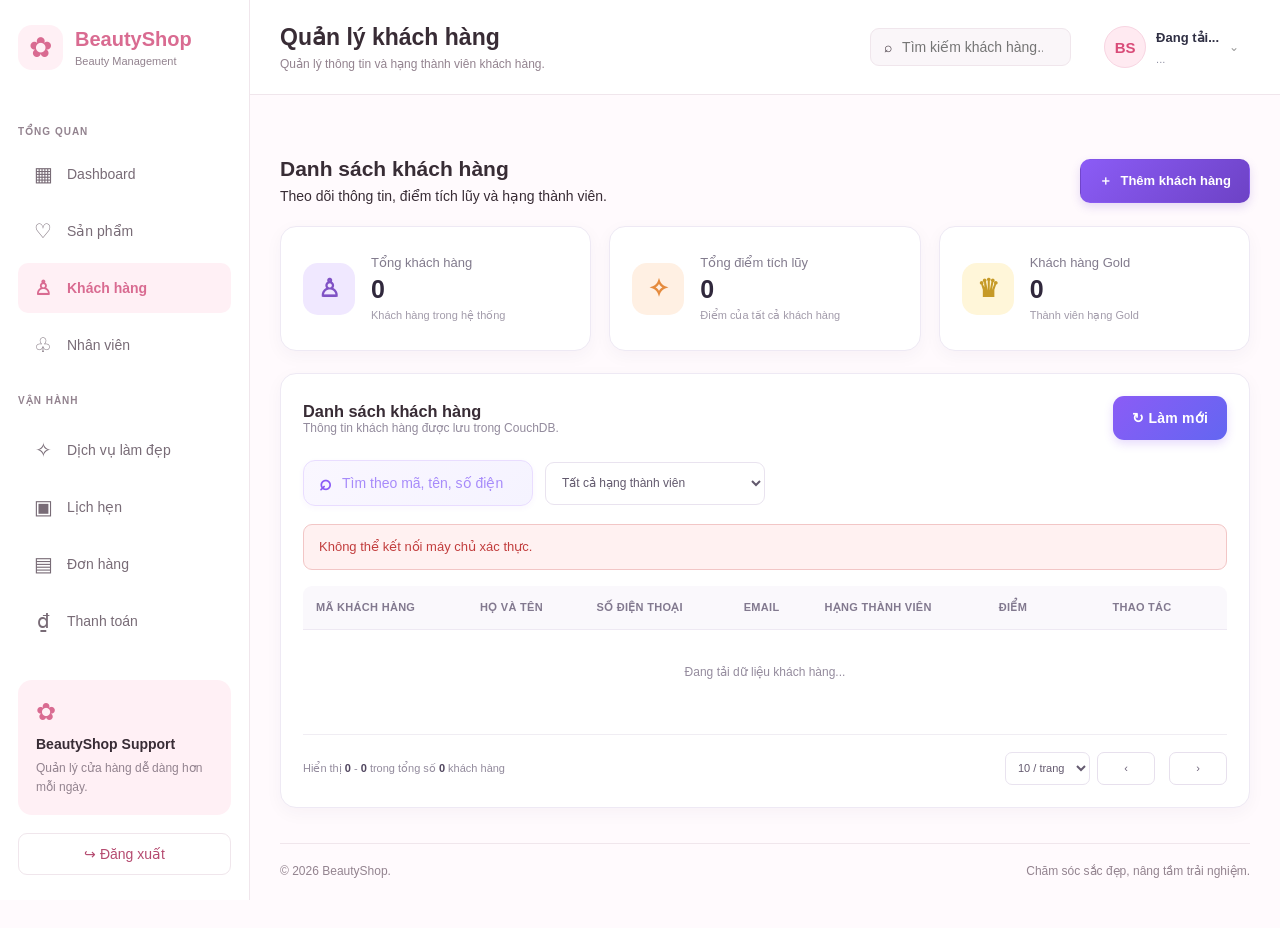
<file: frontend/customers.html>
<!DOCTYPE html>
<html lang="vi">
<head>
    <meta charset="UTF-8">
    <meta name="viewport" content="width=device-width, initial-scale=1.0">
    <title>Quản lý khách hàng | BeautyShop</title>

    <link rel="stylesheet" href="css/style.css">
    <link rel="stylesheet" href="css/dashboard.css">
    <link rel="stylesheet" href="css/responsive.css">
    <link rel="stylesheet" href="css/profile.css">
    <link rel="stylesheet" href="css/customers.css">
</head>

<body>
<div class="app-container">

    <!-- SIDEBAR: ĐỒNG BỘ PRODUCTS -->
    <aside class="sidebar" id="sidebar">

        <div class="brand">
            <div class="brand-icon">✿</div>
            <div class="brand-info">
                <h2>BeautyShop</h2>
                <span>Beauty Management</span>
            </div>
        </div>

        <div class="sidebar-label">TỔNG QUAN</div>

        <nav class="sidebar-nav">

            <a href="index.html" class="nav-item">
                <span class="nav-icon">▦</span>
                <span>Dashboard</span>
            </a>

            <a href="products.html" class="nav-item">
                <span class="nav-icon">♡</span>
                <span>Sản phẩm</span>
            </a>

            <a href="customers.html" class="nav-item active">
                <span class="nav-icon">♙</span>
                <span>Khách hàng</span>
            </a>

            <a href="employees.html" class="nav-item">
                <span class="nav-icon">♧</span>
                <span>Nhân viên</span>
            </a>

            <div class="sidebar-label">VẬN HÀNH</div>

            <a href="services.html" class="nav-item">
                <span class="nav-icon">✧</span>
                <span>Dịch vụ làm đẹp</span>
            </a>

            <a href="appointments.html" class="nav-item">
                <span class="nav-icon">▣</span>
                <span>Lịch hẹn</span>
            </a>

            <a href="orders.html" class="nav-item">
                <span class="nav-icon">▤</span>
                <span>Đơn hàng</span>
            </a>

            <a href="payments.html" class="nav-item">
                <span class="nav-icon">₫</span>
                <span>Thanh toán</span>
            </a>

            <div class="sidebar-label" data-system-label hidden>HỆ THỐNG</div>
            <a href="data-management.html" class="nav-item" hidden>
                <span class="nav-icon">⇅</span>
                <span>Sao lưu & Dữ liệu</span>
            </a>

        </nav>

        <div class="sidebar-bottom">

            <div class="help-card">
                <div class="help-icon">✿</div>
                <h4>BeautyShop Support</h4>
                <p>Quản lý cửa hàng dễ dàng hơn mỗi ngày.</p>
            </div>

            <button class="logout-button" id="logoutButton" type="button">
                ↪ Đăng xuất
            </button>

        </div>

    </aside>

    <div class="sidebar-overlay" id="sidebarOverlay"></div>

    <!-- MAIN CONTENT -->
    <main class="main-content">

        <!-- TOPBAR -->
        <header class="topbar">

            <div class="topbar-left">

                <button class="menu-toggle"
                        id="menuToggle"
                        type="button"
                        aria-label="Mở menu">
                    ☰
                </button>

                <div>
                    <h1>Quản lý khách hàng</h1>
                    <p>Quản lý thông tin và hạng thành viên khách hàng.</p>
                </div>

            </div>

            <div class="topbar-right">

                <label class="search-box">
                    <span>⌕</span>
                    <input
                        id="globalSearch"
                        type="search"
                        placeholder="Tìm kiếm khách hàng..."
                        autocomplete="off">
                </label>

                <!-- USER PROFILE: GIỐNG PRODUCTS -->
                <div class="profile-container">

                    <button
                        type="button"
                        class="profile-trigger"
                        id="profileTrigger"
                        aria-expanded="false"
                        aria-controls="profileDropdown">

                        <div class="profile-avatar" id="profileAvatar">
                            BS
                        </div>

                        <div class="profile-info">
                            <strong id="currentUserName">Đang tải...</strong>
                            <span id="currentUserRole">...</span>
                        </div>

                        <span class="profile-chevron">⌄</span>

                    </button>

                    <div class="profile-dropdown" id="profileDropdown" hidden>

                        <div class="profile-dropdown-heading">

                            <div class="profile-avatar" id="dropdownAvatar">
                                BS
                            </div>

                            <div>
                                <strong id="dropdownUserName">Đang tải...</strong>
                                <span id="dropdownUserRole">...</span>
                            </div>

                        </div>

                        <div class="profile-dropdown-divider"></div>

                        <button
                            type="button"
                            class="profile-menu-item"
                            id="viewProfileButton">
                            <span class="profile-menu-icon">♙</span>
                            Thông tin tài khoản
                        </button>

                        <button
                            type="button"
                            class="profile-menu-item"
                            id="changeAvatarButton">
                            <span class="profile-menu-icon">📷</span>
                            Thay đổi ảnh đại diện
                        </button>

                        <div class="profile-dropdown-divider"></div>

                        <button
                            type="button"
                            class="profile-menu-item danger"
                            id="profileLogoutButton">
                            <span class="profile-menu-icon">↪</span>
                            Đăng xuất
                        </button>

                    </div>

                </div>

            </div>

        </header>

        <!-- PAGE CONTENT -->
        <section class="page-content">

            <!-- INTRO -->
            <section class="section-block">

                <div class="customer-page-intro">

                    <div>
                        <h2>Danh sách khách hàng</h2>
                        <p>Theo dõi thông tin, điểm tích lũy và hạng thành viên.</p>
                    </div>

                    <div class="intro-actions">

                        <button
                            type="button"
                            id="backupCustomersButton"
                            class="btn btn-backup"
                            hidden>
                            <span>⇩</span>
                            Sao lưu dữ liệu
                        </button>

                        <button
                            type="button"
                            class="btn btn-refresh"
                            data-export-csv="customers"
                            data-manager-action
                            hidden>
                            <span>⇩</span>
                            Xuất CSV
                        </button>

                        <button
                            type="button"
                            class="btn btn-refresh"
                            data-import-entity="customers"
                            data-manager-action
                            hidden>
                            <span>↥</span>
                            Nhập / Khôi phục
                        </button>

                        <button
                            type="button"
                            id="newCustomerButton"
                            class="btn btn-primary">
                            <span>＋</span>
                            Thêm khách hàng
                        </button>

                    </div>

                </div>

                <!-- STATISTICS -->
                <div class="customer-statistics">

                    <div class="customer-stat-card">
                        <div class="stat-icon stat-icon-purple">♙</div>
                        <div class="stat-content">
                            <span>Tổng khách hàng</span>
                            <strong id="customerCount">0</strong>
                            <small>Khách hàng trong hệ thống</small>
                        </div>
                    </div>

                    <div class="customer-stat-card">
                        <div class="stat-icon stat-icon-orange">✧</div>
                        <div class="stat-content">
                            <span>Tổng điểm tích lũy</span>
                            <strong id="totalPoints">0</strong>
                            <small>Điểm của tất cả khách hàng</small>
                        </div>
                    </div>

                    <div class="customer-stat-card">
                        <div class="stat-icon stat-icon-gold">♛</div>
                        <div class="stat-content">
                            <span>Khách hàng Gold</span>
                            <strong id="goldCount">0</strong>
                            <small>Thành viên hạng Gold</small>
                        </div>
                    </div>

                </div>

                <!-- CUSTOMER FORM -->
                <section class="customer-form-card"
                         id="customerFormCard"
                         hidden>

                    <div class="customer-form-heading">

                        <div>
                            <h3 id="formTitle">Thêm khách hàng mới</h3>
                            <p>Nhập thông tin khách hàng bên dưới.</p>
                        </div>

                        <button
                            class="form-close-button"
                            id="cancelCustomerButton"
                            type="button"
                            aria-label="Đóng biểu mẫu">
                            &times;
                        </button>

                    </div>

                    <form id="customerForm">

                        <input type="hidden" id="customerDocId">
                        <input type="hidden" id="customerRevision">

                        <div class="customer-form-grid">

                            <div class="form-group">
                                <label for="customerName">
                                    Họ và tên <span>*</span>
                                </label>
                                <input
                                    type="text"
                                    id="customerName"
                                    placeholder="Nhập họ và tên"
                                    maxlength="100"
                                    required>
                            </div>

                            <div class="form-group">
                                <label for="customerPhone">
                                    Số điện thoại <span>*</span>
                                </label>
                                <input
                                    type="tel"
                                    id="customerPhone"
                                    placeholder="0912345678 hoặc +84912345678"
                                    autocomplete="tel"
                                    maxlength="20"
                                    required>
                            </div>

                            <div class="form-group">
                                <label for="customerEmail">Email</label>
                                <input
                                    type="email"
                                    id="customerEmail"
                                    placeholder="example@gmail.com"
                                    autocomplete="email"
                                    maxlength="254">
                            </div>

                            <div class="form-group">
                                <label for="customerMembership">
                                    Hạng thành viên <span>*</span>
                                </label>

                                <select id="customerMembership" required>
                                    <option value="standard" selected>Standard</option>
                                    <option value="silver">Silver</option>
                                    <option value="gold">Gold</option>
                                    <option value="platinum">Platinum</option>
                                </select>
                                <small class="customer-membership-hint">
                                    Standard 0-499 · Silver 500-999 · Gold 1.000-1.999 · Platinum từ 2.000 điểm
                                </small>
                            </div>

                        </div>

                        <div class="customer-form-actions">

                            <button
                                type="button"
                                class="btn btn-cancel"
                                id="cancelCustomerFormButton">
                                Hủy
                            </button>

                            <button
                                type="submit"
                                class="btn btn-primary"
                                id="saveCustomerButton">
                                Lưu khách hàng
                            </button>

                        </div>

                    </form>

                </section>

                <!-- CUSTOMER LIST -->
                <section class="customer-list-card">

                    <div class="customer-list-heading">

                        <div>
                            <h3>Danh sách khách hàng</h3>
                            <p>Thông tin khách hàng được lưu trong CouchDB.</p>
                        </div>

                        <button
                            class="btn btn-refresh"
                            id="refreshCustomersButton"
                            type="button">
                            ↻ Làm mới
                        </button>

                    </div>

                    <!-- FILTER -->
                    <div class="customer-filter-bar">

                        <div class="filter-search">
                            <span>⌕</span>
                            <input
                                type="search"
                                id="customerSearch"
                                placeholder="Tìm theo mã, tên, số điện thoại...">
                        </div>

                        <select id="membershipFilter">
                            <option value="">Tất cả hạng thành viên</option>
                            <option value="standard">Standard</option>
                            <option value="silver">Silver</option>
                            <option value="gold">Gold</option>
                            <option value="platinum">Platinum</option>
                        </select>

                    </div>

                    <div
                        class="customer-message"
                        id="customerMessage"
                        role="status"
                        aria-live="polite"
                        hidden>
                    </div>

                    <!-- TABLE -->
                    <div class="customer-table-wrapper">

                        <table class="customer-table">

                            <thead>
                                <tr>
                                    <th>Mã khách hàng</th>
                                    <th>Họ và tên</th>
                                    <th>Số điện thoại</th>
                                    <th>Email</th>
                                    <th>Hạng thành viên</th>
                                    <th>Điểm</th>
                                    <th>Thao tác</th>
                                </tr>
                            </thead>

                            <tbody id="customersTableBody">
                                <tr>
                                    <td colspan="7" class="table-loading">
                                        Đang tải dữ liệu khách hàng...
                                    </td>
                                </tr>
                            </tbody>

                        </table>

                    </div>

                    <!-- PAGINATION -->
                    <div class="customer-pagination">

                        <div class="pagination-info">
                            Hiển thị
                            <strong id="paginationStart">0</strong> -
                            <strong id="paginationEnd">0</strong>
                            trong tổng số
                            <strong id="paginationTotal">0</strong>
                            khách hàng
                        </div>

                        <div class="pagination-controls">

                            <select id="pageSize"
                                    aria-label="Số dòng mỗi trang">
                                <option value="5">5 / trang</option>
                                <option value="10" selected>10 / trang</option>
                                <option value="20">20 / trang</option>
                                <option value="50">50 / trang</option>
                            </select>

                            <button
                                type="button"
                                id="prevPageButton"
                                class="pagination-button"
                                aria-label="Trang trước">
                                ‹
                            </button>

                            <div
                                id="paginationNumbers"
                                class="pagination-numbers">
                            </div>

                            <button
                                type="button"
                                id="nextPageButton"
                                class="pagination-button"
                                aria-label="Trang sau">
                                ›
                            </button>

                        </div>

                    </div>

                </section>

            </section>

            <footer class="footer">
                <p>© <span id="currentYear"></span> BeautyShop.</p>
                <p>Chăm sóc sắc đẹp, nâng tầm trải nghiệm.</p>
            </footer>

        </section>

    </main>

</div>

<!-- PROFILE AVATAR INPUT -->
<input
    type="file"
    id="profileAvatarInput"
    accept="image/png,image/jpeg,image/webp"
    hidden>

<!-- PROFILE DIALOG: ĐỒNG BỘ PRODUCTS -->
<dialog id="profileDialog" class="profile-dialog">

    <div class="profile-dialog-content">

        <div class="profile-dialog-header">

            <h2>Thông tin tài khoản</h2>

            <button
                type="button"
                class="profile-dialog-close"
                id="closeProfileDialog">
                ×
            </button>

        </div>

        <div class="profile-dialog-user">

            <div class="profile-avatar" id="dialogAvatar">
                BS
            </div>

            <strong id="dialogUserName">Đang tải...</strong>
            <span id="dialogUserRole">...</span>

        </div>

        <div class="profile-detail">
            <span>Tên đăng nhập</span>
            <strong id="dialogUsername">...</strong>
        </div>

        <div class="profile-detail">
            <span>Mã nhân viên</span>
            <strong id="dialogEmployeeId">...</strong>
        </div>

        <div class="profile-detail">
            <span>Chi nhánh</span>
            <strong id="dialogBranchId">...</strong>
        </div>

    </div>

</dialog>

<!-- JAVASCRIPT -->
<script src="js/app.js"></script>
<script src="js/profile.js"></script>
<script src="js/entity-transfer.js"></script>
<script src="js/customers.js"></script>

</body>
</html>
</file>
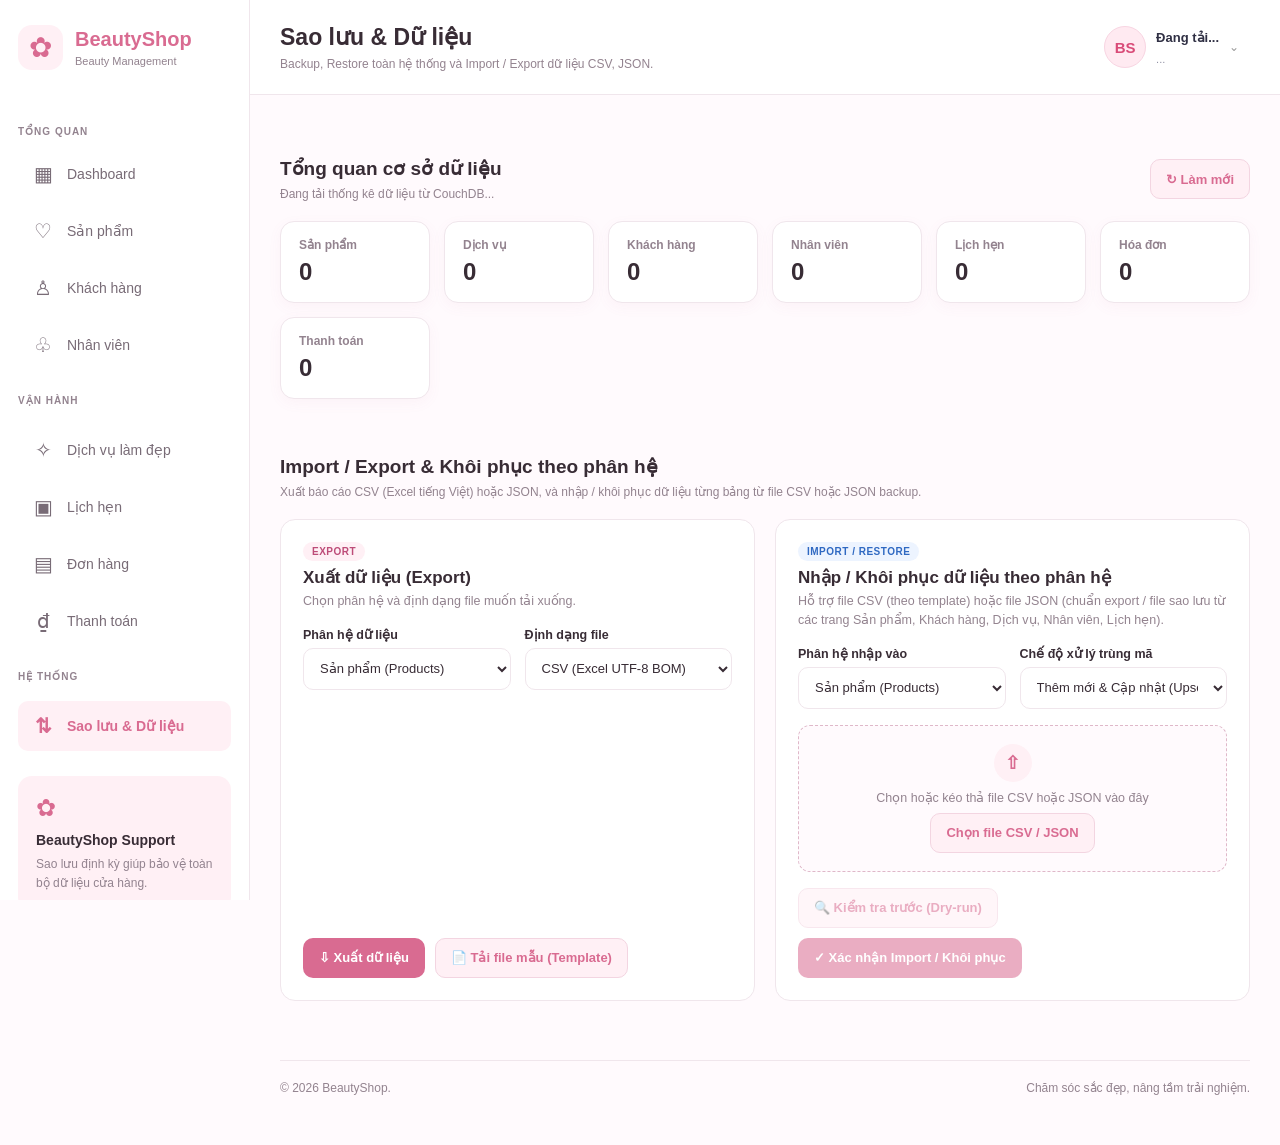
<file: frontend/data-management.html>
<!DOCTYPE html>
<html lang="vi">

<head>
    <meta charset="UTF-8">
    <meta name="viewport" content="width=device-width, initial-scale=1.0">
    <title>Sao lưu & Dữ liệu | BeautyShop</title>

    <link rel="stylesheet" href="css/style.css">
    <link rel="stylesheet" href="css/dashboard.css">
    <link rel="stylesheet" href="css/responsive.css">
    <link rel="stylesheet" href="css/profile.css">
    <link rel="stylesheet" href="css/data-management.css">
</head>

<body>
    <div class="app-container">

        <aside class="sidebar" id="sidebar">
            <div class="brand">
                <div class="brand-icon">✿</div>
                <div class="brand-info">
                    <h2>BeautyShop</h2>
                    <span>Beauty Management</span>
                </div>
            </div>

            <div class="sidebar-label">TỔNG QUAN</div>
            <nav class="sidebar-nav">
                <a href="index.html" class="nav-item">
                    <span class="nav-icon">▦</span><span>Dashboard</span>
                </a>
                <a href="products.html" class="nav-item">
                    <span class="nav-icon">♡</span><span>Sản phẩm</span>
                </a>
                <a href="customers.html" class="nav-item">
                    <span class="nav-icon">♙</span><span>Khách hàng</span>
                </a>
                <a href="employees.html" class="nav-item">
                    <span class="nav-icon">♧</span><span>Nhân viên</span>
                </a>

                <div class="sidebar-label">VẬN HÀNH</div>
                <a href="services.html" class="nav-item">
                    <span class="nav-icon">✧</span><span>Dịch vụ làm đẹp</span>
                </a>
                <a href="appointments.html" class="nav-item">
                    <span class="nav-icon">▣</span><span>Lịch hẹn</span>
                </a>
                <a href="orders.html" class="nav-item">
                    <span class="nav-icon">▤</span><span>Đơn hàng</span>
                </a>
                <a href="payments.html" class="nav-item">
                    <span class="nav-icon">₫</span><span>Thanh toán</span>
                </a>

                <div class="sidebar-label">HỆ THỐNG</div>
                <a href="data-management.html" class="nav-item active">
                    <span class="nav-icon">⇅</span><span>Sao lưu & Dữ liệu</span>
                </a>
            </nav>

            <div class="sidebar-bottom">
                <div class="help-card">
                    <div class="help-icon">✿</div>
                    <h4>BeautyShop Support</h4>
                    <p>Sao lưu định kỳ giúp bảo vệ toàn bộ dữ liệu cửa hàng.</p>
                </div>

                <button class="logout-button" id="logoutButton" type="button">
                    ↪ Đăng xuất
                </button>
            </div>
        </aside>

        <div class="sidebar-overlay" id="sidebarOverlay"></div>

        <main class="main-content">
            <header class="topbar">
                <div class="topbar-left">
                    <button class="menu-toggle" id="menuToggle" type="button" aria-label="Mở menu">☰</button>
                    <div>
                        <h1>Sao lưu & Dữ liệu</h1>
                        <p>Backup, Restore toàn hệ thống và Import / Export dữ liệu CSV, JSON.</p>
                    </div>
                </div>

                <div class="topbar-right">
                    <div class="profile-container">
                        <button type="button" class="profile-trigger" id="profileTrigger" aria-expanded="false"
                            aria-controls="profileDropdown">
                            <div class="profile-avatar" id="profileAvatar">BS</div>
                            <div class="profile-info">
                                <strong id="currentUserName">Đang tải...</strong>
                                <span id="currentUserRole">...</span>
                            </div>
                            <span class="profile-chevron">⌄</span>
                        </button>

                        <div class="profile-dropdown" id="profileDropdown" hidden>
                            <div class="profile-dropdown-heading">
                                <div class="profile-avatar" id="dropdownAvatar">BS</div>
                                <div>
                                    <strong id="dropdownUserName">Đang tải...</strong>
                                    <span id="dropdownUserRole">...</span>
                                </div>
                            </div>
                            <div class="profile-dropdown-divider"></div>
                            <button type="button" class="profile-menu-item" id="viewProfileButton">
                                <span class="profile-menu-icon">♙</span>
                                Thông tin tài khoản
                            </button>
                            <button type="button" class="profile-menu-item" id="changeAvatarButton">
                                <span class="profile-menu-icon">📷</span>
                                Thay đổi ảnh đại diện
                            </button>
                            <div class="profile-dropdown-divider"></div>
                            <button type="button" class="profile-menu-item danger" id="profileLogoutButton">
                                <span class="profile-menu-icon">↪</span>
                                Đăng xuất
                            </button>
                        </div>
                    </div>
                </div>
            </header>

            <section class="page-content data-page">

                <div id="dataBanner" class="data-banner" role="status" aria-live="polite" hidden></div>

                <!-- TỔNG QUAN DỮ LIỆU -->
                <section class="section-block">
                    <div class="section-heading">
                        <div>
                            <h2>Tổng quan cơ sở dữ liệu</h2>
                            <p id="databaseSubtitle">Đang tải thống kê dữ liệu từ CouchDB...</p>
                        </div>
                        <button type="button" class="dm-btn dm-btn-secondary" id="refreshOverviewButton">
                            ↻ Làm mới
                        </button>
                    </div>

                    <div class="dm-overview-grid" id="overviewGrid">
                        <div class="dm-stat-card"><span>Sản phẩm</span><strong id="statProducts">0</strong></div>
                        <div class="dm-stat-card"><span>Dịch vụ</span><strong id="statServices">0</strong></div>
                        <div class="dm-stat-card"><span>Khách hàng</span><strong id="statCustomers">0</strong></div>
                        <div class="dm-stat-card"><span>Nhân viên</span><strong id="statEmployees">0</strong></div>
                        <div class="dm-stat-card"><span>Lịch hẹn</span><strong id="statAppointments">0</strong></div>
                        <div class="dm-stat-card"><span>Hóa đơn</span><strong id="statInvoices">0</strong></div>
                        <div class="dm-stat-card"><span>Thanh toán</span><strong id="statPayments">0</strong></div>
                        <div class="dm-stat-card" id="statUsersCard" hidden><span>Tài khoản</span><strong
                                id="statUsers">0</strong></div>
                    </div>
                </section>

                <!-- THÔNG BÁO QUYỀN MANAGER -->
                <section class="section-block" id="managerBackupNotice" hidden>
                    <div class="data-banner info">
                        Tài khoản hiện tại có quyền <strong>Quản lý (Manager)</strong>. Chức năng <strong>Sao lưu &amp;
                            Khôi phục toàn hệ thống (Full Backup &amp; Restore)</strong> chỉ dành cho <strong>Quản trị
                            viên (Admin)</strong>. Bạn vẫn có thể <strong>Sao lưu / Export</strong> và <strong>Khôi phục
                            / Import</strong> dữ liệu từng phân hệ (Sản phẩm, Dịch vụ, Khách hàng, Lịch hẹn) ở phần bên
                        dưới.
                    </div>
                </section>

                <!-- FULL BACKUP & RESTORE (ADMIN ONLY) -->
                <section class="section-block" id="adminBackupSection" hidden>
                    <div class="section-heading">
                        <div>
                            <h2>Sao lưu & Khôi phục toàn hệ thống (Admin)</h2>
                            <p>Tạo bản sao lưu toàn bộ CouchDB hoặc khôi phục lại trạng thái trước đó.</p>
                        </div>
                    </div>

                    <div class="dm-two-col">
                        <!-- BACKUP CARD -->
                        <article class="content-card dm-card">
                            <div class="dm-card-head">
                                <span class="dm-badge dm-badge-green">BACKUP</span>
                                <h3>Tạo bản sao lưu toàn bộ</h3>
                                <p>Xuất toàn bộ dữ liệu sản phẩm, dịch vụ, khách hàng, nhân viên, lịch hẹn, hóa đơn và
                                    thanh toán.</p>
                            </div>

                            <label class="dm-checkbox">
                                <input type="checkbox" id="backupIncludeUsers">
                                <span>Bao gồm tài khoản đăng nhập (<code>user</code> &amp; password hash) để phục hồi
                                    hoàn toàn</span>
                            </label>

                            <div class="dm-actions-row">
                                <button type="button" class="dm-btn dm-btn-primary" id="downloadFullBackupBtn">
                                    ⇩ Tải file Backup (.json)
                                </button>
                                <button type="button" class="dm-btn dm-btn-success" id="saveServerSnapshotBtn">
                                    ☁ Lưu Snapshot trên máy chủ
                                </button>
                            </div>
                        </article>

                        <!-- RESTORE CARD -->
                        <article class="content-card dm-card">
                            <div class="dm-card-head">
                                <span class="dm-badge dm-badge-purple">RESTORE</span>
                                <h3>Khôi phục từ file Backup (.json)</h3>
                                <p>Tải lên file <code>beautyshop-backup-*.json</code> để khôi phục dữ liệu vào CouchDB.
                                </p>
                            </div>

                            <div class="dm-dropzone" id="restoreDropzone">
                                <input type="file" id="restoreFileInput" accept=".json,application/json" hidden>
                                <div class="dm-dropzone-icon">↥</div>
                                <p id="restoreFileName">Chọn hoặc kéo thả file Full Backup (.json) vào đây</p>
                                <button type="button" class="dm-btn dm-btn-secondary" id="chooseRestoreFileBtn">
                                    Chọn file JSON
                                </button>
                            </div>

                            <div class="dm-radio-group">
                                <label class="dm-radio">
                                    <input type="radio" name="restoreMode" value="merge" checked>
                                    <span><strong>Gộp dữ liệu (Merge)</strong> — Thêm mới &amp; cập nhật theo bản
                                        backup, giữ dữ liệu hiện có khác.</span>
                                </label>
                                <label class="dm-radio">
                                    <input type="radio" name="restoreMode" value="replace">
                                    <span><strong>Thay thế toàn bộ (Replace)</strong> — Tự động lưu bản dự phòng an toàn
                                        trước, sau đó đồng bộ đúng theo backup.</span>
                                </label>
                            </div>

                            <div class="dm-actions-row">
                                <button type="button" class="dm-btn dm-btn-danger" id="executeRestoreBtn" disabled>
                                    ↥ Khôi phục dữ liệu
                                </button>
                            </div>
                        </article>
                    </div>

                    <!-- SERVER SNAPSHOTS -->
                    <article class="content-card dm-card dm-snapshots-card">
                        <div class="dm-snapshot-header">
                            <div>
                                <h3>Danh sách Snapshot trên máy chủ (<code>database/backups/</code>)</h3>
                                <p>Các bản sao lưu được lưu cục bộ trên máy chủ, có thể tải xuống hoặc khôi phục nhanh.
                                </p>
                            </div>
                            <button type="button" class="dm-btn dm-btn-secondary" id="refreshSnapshotsBtn">
                                ↻ Tải lại danh sách
                            </button>
                        </div>

                        <div class="table-container">
                            <table class="dm-table">
                                <thead>
                                    <tr>
                                        <th>Tên file</th>
                                        <th>Thời gian sao lưu</th>
                                        <th>Số document</th>
                                        <th>Bao gồm User</th>
                                        <th>Dung lượng</th>
                                        <th>Thao tác</th>
                                    </tr>
                                </thead>
                                <tbody id="snapshotsTableBody">
                                    <tr>
                                        <td colspan="6" class="dm-empty">Đang tải danh sách snapshot...</td>
                                    </tr>
                                </tbody>
                            </table>
                        </div>
                    </article>
                </section>

                <!-- IMPORT / EXPORT THEO PHÂN HỆ -->
                <section class="section-block">
                    <div class="section-heading">
                        <div>
                            <h2>Import / Export &amp; Khôi phục theo phân hệ</h2>
                            <p>Xuất báo cáo CSV (Excel tiếng Việt) hoặc JSON, và nhập / khôi phục dữ liệu từng bảng từ
                                file CSV hoặc JSON backup.</p>
                        </div>
                    </div>

                    <div class="dm-two-col">
                        <!-- EXPORT -->
                        <article class="content-card dm-card">
                            <div class="dm-card-head">
                                <span class="dm-badge dm-badge-pink">EXPORT</span>
                                <h3>Xuất dữ liệu (Export)</h3>
                                <p>Chọn phân hệ và định dạng file muốn tải xuống.</p>
                            </div>

                            <div class="dm-form-grid">
                                <label>
                                    Phân hệ dữ liệu
                                    <select id="exportEntitySelect">
                                        <option value="products">Sản phẩm (Products)</option>
                                        <option value="services">Dịch vụ làm đẹp (Services)</option>
                                        <option value="customers">Khách hàng (Customers)</option>
                                        <option value="employees">Nhân viên (Employees)</option>
                                        <option value="appointments">Lịch hẹn (Appointments)</option>
                                        <option value="invoices">Hóa đơn (Invoices)</option>
                                        <option value="payments">Thanh toán (Payments)</option>
                                    </select>
                                </label>

                                <label>
                                    Định dạng file
                                    <select id="exportFormatSelect">
                                        <option value="csv">CSV (Excel UTF-8 BOM)</option>
                                        <option value="json">JSON (BeautyShop Standard)</option>
                                    </select>
                                </label>
                            </div>

                            <div class="dm-actions-row">
                                <button type="button" class="dm-btn dm-btn-primary" id="exportEntityBtn">
                                    ⇩ Xuất dữ liệu
                                </button>
                                <button type="button" class="dm-btn dm-btn-secondary" id="downloadTemplateBtn">
                                    📄 Tải file mẫu (Template)
                                </button>
                            </div>
                        </article>

                        <!-- IMPORT -->
                        <article class="content-card dm-card">
                            <div class="dm-card-head">
                                <span class="dm-badge dm-badge-blue">IMPORT / RESTORE</span>
                                <h3>Nhập / Khôi phục dữ liệu theo phân hệ</h3>
                                <p>Hỗ trợ file CSV (theo template) hoặc file JSON (chuẩn export / file sao lưu từ các
                                    trang Sản phẩm, Khách hàng, Dịch vụ, Nhân viên, Lịch hẹn).</p>
                            </div>

                            <div class="dm-form-grid">
                                <label>
                                    Phân hệ nhập vào
                                    <select id="importEntitySelect">
                                        <option value="products">Sản phẩm (Products)</option>
                                        <option value="services">Dịch vụ làm đẹp (Services)</option>
                                        <option value="customers">Khách hàng (Customers)</option>
                                        <option value="employees" id="importEmployeeOption">Nhân viên (Employees -
                                            Admin)</option>
                                        <option value="appointments">Lịch hẹn (Appointments)</option>
                                    </select>
                                </label>

                                <label>
                                    Chế độ xử lý trùng mã
                                    <select id="importModeSelect">
                                        <option value="upsert">Thêm mới &amp; Cập nhật (Upsert)</option>
                                        <option value="skip_existing">Chỉ thêm mới (Bỏ qua bản ghi đã có)</option>
                                        <option value="update_only">Chỉ cập nhật bản ghi đã có</option>
                                    </select>
                                </label>
                            </div>

                            <div class="dm-dropzone" id="importDropzone">
                                <input type="file" id="importFileInput" accept=".csv,.json,text/csv,application/json"
                                    hidden>
                                <div class="dm-dropzone-icon">⇧</div>
                                <p id="importFileName">Chọn hoặc kéo thả file CSV hoặc JSON vào đây</p>
                                <button type="button" class="dm-btn dm-btn-secondary" id="chooseImportFileBtn">
                                    Chọn file CSV / JSON
                                </button>
                            </div>

                            <div class="dm-actions-row">
                                <button type="button" class="dm-btn dm-btn-secondary" id="dryRunImportBtn" disabled>
                                    🔍 Kiểm tra trước (Dry-run)
                                </button>
                                <button type="button" class="dm-btn dm-btn-primary" id="commitImportBtn" disabled>
                                    ✓ Xác nhận Import / Khôi phục
                                </button>
                            </div>
                        </article>
                    </div>

                    <!-- IMPORT PREVIEW / RESULT -->
                    <article class="content-card dm-card dm-preview-card" id="importPreviewCard" hidden>
                        <div class="dm-snapshot-header">
                            <div>
                                <h3 id="importPreviewTitle">Kết quả kiểm tra dữ liệu</h3>
                                <p id="importPreviewSubtitle"></p>
                            </div>
                        </div>

                        <div class="dm-summary-pills" id="importSummaryPills"></div>
                        <div id="importErrorsBox" class="dm-errors-box" hidden></div>

                        <div class="table-container" id="importPreviewTableWrap" hidden>
                            <table class="dm-table">
                                <thead id="importPreviewHead"></thead>
                                <tbody id="importPreviewBody"></tbody>
                            </table>
                        </div>
                    </article>
                </section>

                <footer class="footer">
                    <p>© <span id="currentYear"></span> BeautyShop.</p>
                    <p>Chăm sóc sắc đẹp, nâng tầm trải nghiệm.</p>
                </footer>
            </section>
        </main>
    </div>

    <input type="file" id="profileAvatarInput" accept="image/png,image/jpeg,image/webp" hidden>

    <dialog id="profileDialog" class="profile-dialog">
        <div class="profile-dialog-content">
            <div class="profile-dialog-header">
                <h2>Thông tin tài khoản</h2>
                <button type="button" class="profile-dialog-close" id="closeProfileDialog">×</button>
            </div>
            <div class="profile-dialog-user">
                <div class="profile-avatar" id="dialogAvatar">BS</div>
                <strong id="dialogUserName">Đang tải...</strong>
                <span id="dialogUserRole">...</span>
            </div>
            <div class="profile-detail"><span>Tên đăng nhập</span><strong id="dialogUsername">...</strong></div>
            <div class="profile-detail"><span>Mã nhân viên</span><strong id="dialogEmployeeId">...</strong></div>
            <div class="profile-detail"><span>Chi nhánh</span><strong id="dialogBranchId">...</strong></div>
        </div>
    </dialog>

    <script src="js/app.js"></script>
    <script src="js/profile.js"></script>
    <script src="js/data-management.js"></script>
</body>

</html>
</file>
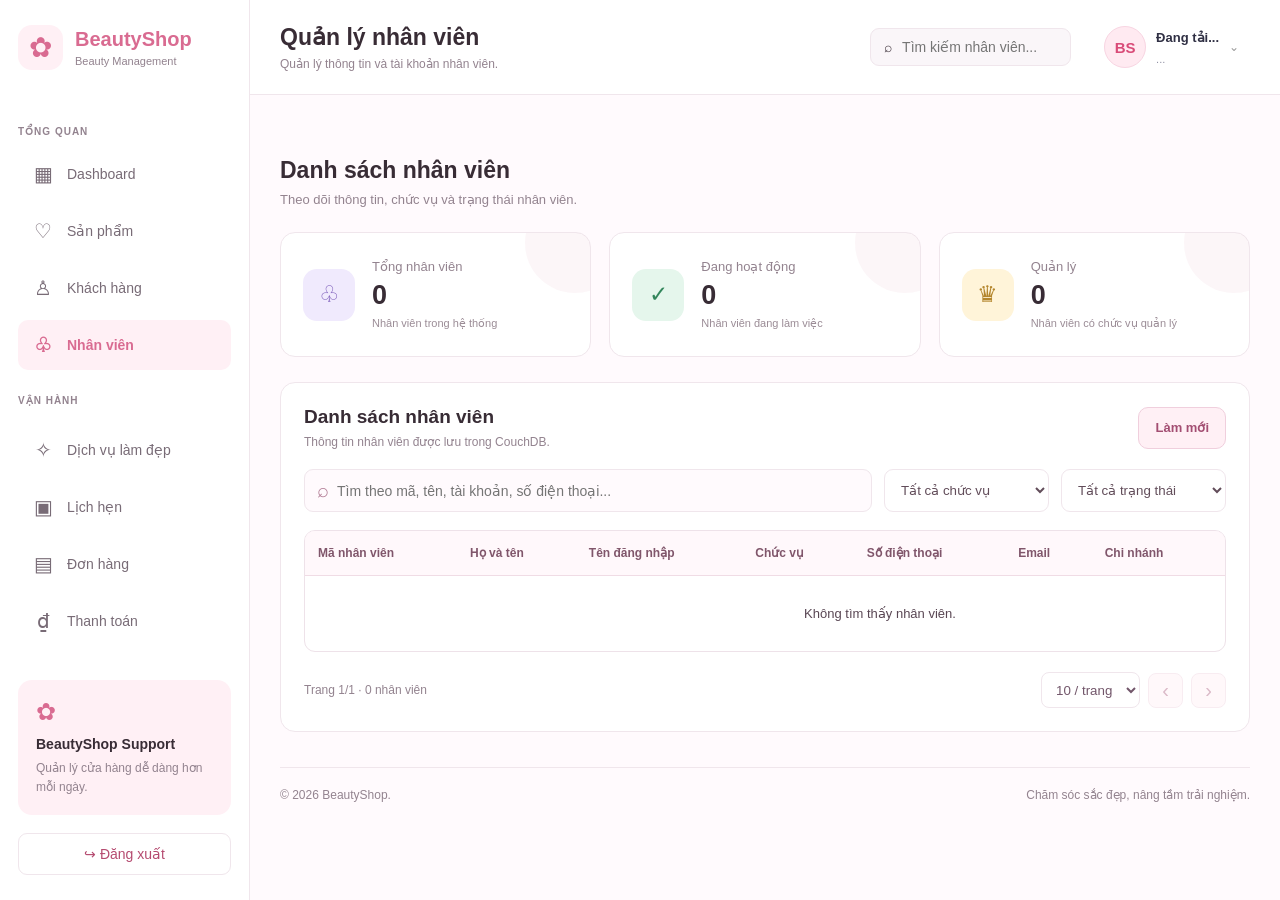
<file: frontend/employees.html>
<!DOCTYPE html>
<html lang="vi">
<head>
    <meta charset="UTF-8">
    <meta name="viewport" content="width=device-width, initial-scale=1.0">
    <title>Quản lý nhân viên | BeautyShop</title>

    <link rel="stylesheet" href="css/style.css">
    <link rel="stylesheet" href="css/dashboard.css">
    <link rel="stylesheet" href="css/responsive.css">
    <link rel="stylesheet" href="css/profile.css">
    <link rel="stylesheet" href="css/employees.css">
</head>

<body>
<div class="app-container">

    <!-- SIDEBAR: ĐỒNG BỘ CUSTOMERS -->
    <aside class="sidebar" id="sidebar">

        <div class="brand">
            <div class="brand-icon">✿</div>
            <div class="brand-info">
                <h2>BeautyShop</h2>
                <span>Beauty Management</span>
            </div>
        </div>

        <div class="sidebar-label">TỔNG QUAN</div>

        <nav class="sidebar-nav">

            <a href="index.html" class="nav-item">
                <span class="nav-icon">▦</span>
                <span>Dashboard</span>
            </a>

            <a href="products.html" class="nav-item">
                <span class="nav-icon">♡</span>
                <span>Sản phẩm</span>
            </a>

            <a href="customers.html" class="nav-item">
                <span class="nav-icon">♙</span>
                <span>Khách hàng</span>
            </a>

            <a href="employees.html" class="nav-item active">
                <span class="nav-icon">♧</span>
                <span>Nhân viên</span>
            </a>

            <div class="sidebar-label">VẬN HÀNH</div>

            <a href="services.html" class="nav-item">
                <span class="nav-icon">✧</span>
                <span>Dịch vụ làm đẹp</span>
            </a>

            <a href="appointments.html" class="nav-item">
                <span class="nav-icon">▣</span>
                <span>Lịch hẹn</span>
            </a>

            <a href="orders.html" class="nav-item">
                <span class="nav-icon">▤</span>
                <span>Đơn hàng</span>
            </a>

            <a href="payments.html" class="nav-item">
                <span class="nav-icon">₫</span>
                <span>Thanh toán</span>
            </a>

            <div class="sidebar-label" data-system-label hidden>HỆ THỐNG</div>
            <a href="data-management.html" class="nav-item" hidden>
                <span class="nav-icon">⇅</span>
                <span>Sao lưu & Dữ liệu</span>
            </a>

        </nav>

        <div class="sidebar-bottom">

            <div class="help-card">
                <div class="help-icon">✿</div>
                <h4>BeautyShop Support</h4>
                <p>Quản lý cửa hàng dễ dàng hơn mỗi ngày.</p>
            </div>

            <button class="logout-button" id="logoutButton" type="button">
                ↪ Đăng xuất
            </button>

        </div>

    </aside>

    <div class="sidebar-overlay" id="sidebarOverlay"></div>

    <!-- MAIN CONTENT -->
    <main class="main-content">

        <!-- TOPBAR -->
        <header class="topbar">

            <div class="topbar-left">

                <button
                    class="menu-toggle"
                    id="menuToggle"
                    type="button"
                    aria-label="Mở menu">
                    ☰
                </button>

                <div>
                    <h1>Quản lý nhân viên</h1>
                    <p>Quản lý thông tin và tài khoản nhân viên.</p>
                </div>

            </div>

            <div class="topbar-right">

                <label class="search-box">
                    <span>⌕</span>
                    <input
                        id="globalSearch"
                        type="search"
                        placeholder="Tìm kiếm nhân viên..."
                        autocomplete="off">
                </label>

                <!-- USER PROFILE: ĐỒNG BỘ CUSTOMERS -->
                <div class="profile-container">

                    <button
                        type="button"
                        class="profile-trigger"
                        id="profileTrigger"
                        aria-expanded="false"
                        aria-controls="profileDropdown">

                        <div class="profile-avatar" id="profileAvatar">
                            BS
                        </div>

                        <div class="profile-info">
                            <strong id="currentUserName">Đang tải...</strong>
                            <span id="currentUserRole">...</span>
                        </div>

                        <span class="profile-chevron">⌄</span>

                    </button>

                    <div class="profile-dropdown" id="profileDropdown" hidden>

                        <div class="profile-dropdown-heading">

                            <div class="profile-avatar" id="dropdownAvatar">
                                BS
                            </div>

                            <div>
                                <strong id="dropdownUserName">Đang tải...</strong>
                                <span id="dropdownUserRole">...</span>
                            </div>

                        </div>

                        <div class="profile-dropdown-divider"></div>

                        <button
                            type="button"
                            class="profile-menu-item"
                            id="viewProfileButton">
                            <span class="profile-menu-icon">♙</span>
                            Thông tin tài khoản
                        </button>

                        <button
                            type="button"
                            class="profile-menu-item"
                            id="changeAvatarButton">
                            <span class="profile-menu-icon">📷</span>
                            Thay đổi ảnh đại diện
                        </button>

                        <div class="profile-dropdown-divider"></div>

                        <button
                            type="button"
                            class="profile-menu-item danger"
                            id="profileLogoutButton">
                            <span class="profile-menu-icon">↪</span>
                            Đăng xuất
                        </button>

                    </div>

                </div>

            </div>

        </header>

        <!-- PAGE CONTENT -->
        <section class="page-content">

            <!-- INTRO -->
            <section class="section-block">

                <div class="employee-page-intro">

                    <div>
                        <h2>Danh sách nhân viên</h2>
                        <p>Theo dõi thông tin, chức vụ và trạng thái nhân viên.</p>
                    </div>

                    <div class="intro-actions">

                        <button
                            type="button"
                            id="backupEmployeesButton"
                            class="btn btn-backup"
                            hidden>
                            <span>⇩</span>
                            Sao lưu dữ liệu
                        </button>

                        <button
                            type="button"
                            class="btn btn-refresh"
                            data-export-csv="employees"
                            data-manager-action
                            hidden>
                            <span>⇩</span>
                            Xuất CSV
                        </button>

                        <button
                            type="button"
                            id="restoreEmployeesButton"
                            class="btn btn-refresh"
                            hidden>
                            <span>↥</span>
                            Khôi phục dữ liệu
                        </button>

                        <input
                            type="file"
                            id="restoreEmployeesInput"
                            accept=".json,.csv,application/json,text/csv"
                            hidden>

                        <button
                            type="button"
                            id="manageAccountsButton"
                            class="btn btn-refresh"
                            hidden>
                            <span>♙</span>
                            Quản lý tài khoản
                        </button>

                        <button
                            type="button"
                            id="addButton"
                            class="btn btn-primary"
                            hidden>
                            <span>＋</span>
                            Thêm nhân viên
                        </button>

                    </div>

                </div>

                <!-- STATISTICS -->
                <div class="employee-statistics">

                    <div class="employee-stat-card">
                        <div class="stat-icon stat-icon-purple">♧</div>

                        <div class="stat-content">
                            <span>Tổng nhân viên</span>
                            <strong id="totalEmployees">0</strong>
                            <small>Nhân viên trong hệ thống</small>
                        </div>
                    </div>

                    <div class="employee-stat-card">
                        <div class="stat-icon stat-icon-green">✓</div>

                        <div class="stat-content">
                            <span>Đang hoạt động</span>
                            <strong id="activeEmployees">0</strong>
                            <small>Nhân viên đang làm việc</small>
                        </div>
                    </div>

                    <div class="employee-stat-card">
                        <div class="stat-icon stat-icon-gold">♛</div>

                        <div class="stat-content">
                            <span>Quản lý</span>
                            <strong id="managerEmployees">0</strong>
                            <small>Nhân viên có chức vụ quản lý</small>
                        </div>
                    </div>

                </div>

                <!-- USER ACCOUNTS -->
                <section
                    class="employee-list-card account-management-card"
                    id="accountManagementPanel"
                    hidden>

                    <div class="employee-list-heading">
                        <div>
                            <h3>Tài khoản đăng nhập</h3>
                            <p>Tạo và quản lý quyền truy cập của nhân viên.</p>
                        </div>

                        <div class="account-panel-actions">
                            <button
                                type="button"
                                class="btn btn-refresh"
                                id="refreshAccountsButton">
                                ↻ Làm mới
                            </button>
                            <button
                                type="button"
                                class="btn btn-cancel"
                                id="closeAccountsButton">
                                Đóng
                            </button>
                        </div>
                    </div>

                    <form id="accountCreateForm" class="account-create-form">
                        <div class="employee-form-grid">
                            <div class="form-group">
                                <label for="accountEmployeeSelect">
                                    Nhân viên chưa có tài khoản <span>*</span>
                                </label>
                                <select id="accountEmployeeSelect" required>
                                    <option value="">Chọn nhân viên</option>
                                </select>
                            </div>

                            <div class="form-group">
                                <label for="accountTemporaryPassword">
                                    Mật khẩu tạm thời <span>*</span>
                                </label>
                                <input
                                    type="password"
                                    id="accountTemporaryPassword"
                                    minlength="8"
                                    maxlength="72"
                                    autocomplete="new-password"
                                    placeholder="Ít nhất 8 ký tự"
                                    required>
                            </div>
                        </div>

                        <div class="account-form-actions">
                            <button
                                type="submit"
                                class="btn btn-primary"
                                id="createAccountButton">
                                Tạo tài khoản
                            </button>
                        </div>
                    </form>

                    <div
                        class="employee-message account-message"
                        id="accountMessage"
                        role="status"
                        aria-live="polite"
                        hidden>
                    </div>

                    <div class="employee-table-wrapper">
                        <table class="employee-table account-table">
                            <thead>
                                <tr>
                                    <th>Tên đăng nhập</th>
                                    <th>Nhân viên</th>
                                    <th>Quyền đăng nhập</th>
                                    <th>Trạng thái</th>
                                    <th>Đổi mật khẩu</th>
                                    <th>Thao tác</th>
                                </tr>
                            </thead>
                            <tbody id="accountTableBody">
                                <tr>
                                    <td colspan="6" class="table-loading">
                                        Đang tải tài khoản...
                                    </td>
                                </tr>
                            </tbody>
                        </table>
                    </div>
                </section>

                <!-- EMPLOYEE FORM -->
                <section
                    class="employee-form-card"
                    id="formCard"
                    hidden>

                    <div class="employee-form-heading">

                        <div>
                            <h3 id="formTitle">Thêm nhân viên mới</h3>
                            <p>Nhập thông tin nhân viên bên dưới.</p>
                        </div>

                        <button
                            class="form-close-button"
                            id="cancelButton"
                            type="button"
                            aria-label="Đóng biểu mẫu">
                            &times;
                        </button>

                    </div>

                    <form id="employeeForm">

                        <input type="hidden" id="documentId">
                        <input type="hidden" id="documentRev">

                        <div class="employee-form-grid">

                            <div class="form-group">
                                <label for="fullName">
                                    Họ và tên <span>*</span>
                                </label>

                                <input
                                    type="text"
                                    id="fullName"
                                    placeholder="Nhập họ và tên"
                                    maxlength="100"
                                    required>
                            </div>

                            <div class="form-group">
                                <label for="username">
                                    Tên đăng nhập <span>*</span>
                                </label>

                                <input
                                    type="text"
                                    id="username"
                                    placeholder="Nhập tên đăng nhập"
                                    maxlength="50"
                                    required>
                            </div>

                            <div class="form-group">
                                <label for="phone">
                                    Số điện thoại
                                </label>

                                <input
                                    type="tel"
                                    id="phone"
                                    placeholder="Nhập số điện thoại"
                                    maxlength="20">
                            </div>

                            <div class="form-group">
                                <label for="email">
                                    Email
                                </label>

                                <input
                                    type="email"
                                    id="email"
                                    placeholder="example@gmail.com"
                                    maxlength="150">
                            </div>

                            <div class="form-group">
                                <label for="role">
                                    Chức vụ <span>*</span>
                                </label>

                                <select id="role" required>
                                    <option value="staff">Nhân viên</option>
                                    <option value="manager">Quản lý</option>
                                    <option value="admin">Quản trị viên</option>
                                </select>
                            </div>

                            <div class="form-group">
                                <label for="branchId">
                                    Mã chi nhánh
                                </label>

                                <input
                                    type="text"
                                    id="branchId"
                                    placeholder="Nhập mã chi nhánh"
                                    maxlength="50">
                            </div>

                            <div class="form-group">
                                <label for="status">
                                    Trạng thái <span>*</span>
                                </label>

                                <select id="status" required>
                                    <option value="active">Đang hoạt động</option>
                                    <option value="inactive">Ngừng hoạt động</option>
                                </select>
                            </div>

                        </div>

                        <div class="employee-form-actions">

                            <button
                                type="button"
                                class="btn btn-cancel"
                                id="cancelFormButton">
                                Hủy
                            </button>

                            <button
                                type="submit"
                                class="btn btn-primary"
                                id="saveButton">
                                Lưu nhân viên
                            </button>

                        </div>

                    </form>

                </section>

                <!-- EMPLOYEE LIST -->
                <section class="employee-list-card">

                    <div class="employee-list-heading">

                        <div>
                            <h3>Danh sách nhân viên</h3>
                            <p>Thông tin nhân viên được lưu trong CouchDB.</p>
                        </div>

                        <button
                            class="btn btn-refresh"
                            id="refreshButton"
                            type="button">
                            ↻ Làm mới
                        </button>

                    </div>

                    <!-- FILTER -->
                    <div class="employee-filter-bar">

                        <div class="filter-search">
                            <span>⌕</span>

                            <input
                                type="search"
                                id="searchInput"
                                placeholder="Tìm theo mã, tên, tài khoản, số điện thoại...">
                        </div>

                        <select id="roleFilter">
                            <option value="">Tất cả chức vụ</option>
                            <option value="admin">Quản trị viên</option>
                            <option value="manager">Quản lý</option>
                            <option value="staff">Nhân viên</option>
                        </select>

                        <select id="statusFilter">
                            <option value="">Tất cả trạng thái</option>
                            <option value="active">Đang hoạt động</option>
                            <option value="inactive">Ngừng hoạt động</option>
                        </select>

                    </div>

                    <div
                        class="employee-message"
                        id="message"
                        role="status"
                        aria-live="polite"
                        hidden>
                    </div>

                    <!-- TABLE -->
                    <div class="employee-table-wrapper">

                        <table class="employee-table">

                            <thead>
                                <tr>
                                    <th>Mã nhân viên</th>
                                    <th>Họ và tên</th>
                                    <th>Tên đăng nhập</th>
                                    <th>Chức vụ</th>
                                    <th>Số điện thoại</th>
                                    <th>Email</th>
                                    <th>Chi nhánh</th>
                                    <th>Trạng thái</th>
                                    <th>Thao tác</th>
                                </tr>
                            </thead>

                            <tbody id="employeeTableBody">

                                <tr>
                                    <td colspan="9" class="table-loading">
                                        Đang tải dữ liệu nhân viên...
                                    </td>
                                </tr>

                            </tbody>

                        </table>

                    </div>

                    <!-- PAGINATION -->
                    <div class="employee-pagination">

                        <div class="pagination-info" id="pageInfo">
                            Trang 1 / 1
                        </div>

                        <div class="pagination-controls">

                            <select
                                id="pageSize"
                                aria-label="Số dòng mỗi trang">
                                <option value="5">5 / trang</option>
                                <option value="10" selected>10 / trang</option>
                                <option value="20">20 / trang</option>
                                <option value="50">50 / trang</option>
                            </select>

                            <button
                                type="button"
                                id="prevButton"
                                class="pagination-button"
                                aria-label="Trang trước">
                                ‹
                            </button>

                            <button
                                type="button"
                                id="nextButton"
                                class="pagination-button"
                                aria-label="Trang sau">
                                ›
                            </button>

                        </div>

                    </div>

                </section>

            </section>

            <!-- FOOTER -->
            <footer class="footer">
                <p>© <span id="currentYear"></span> BeautyShop.</p>
                <p>Chăm sóc sắc đẹp, nâng tầm trải nghiệm.</p>
            </footer>

        </section>

    </main>

</div>

<!-- PROFILE AVATAR INPUT -->
<input
    type="file"
    id="profileAvatarInput"
    accept="image/png,image/jpeg,image/webp"
    hidden>

<!-- PROFILE DIALOG: ĐỒNG BỘ CUSTOMERS -->
<dialog id="profileDialog" class="profile-dialog">

    <div class="profile-dialog-content">

        <div class="profile-dialog-header">

            <h2>Thông tin tài khoản</h2>

            <button
                type="button"
                class="profile-dialog-close"
                id="closeProfileDialog">
                ×
            </button>

        </div>

        <div class="profile-dialog-user">

            <div class="profile-avatar" id="dialogAvatar">
                BS
            </div>

            <strong id="dialogUserName">Đang tải...</strong>
            <span id="dialogUserRole">...</span>

        </div>

        <div class="profile-detail">
            <span>Tên đăng nhập</span>
            <strong id="dialogUsername">...</strong>
        </div>

        <div class="profile-detail">
            <span>Mã nhân viên</span>
            <strong id="dialogEmployeeId">...</strong>
        </div>

        <div class="profile-detail">
            <span>Chi nhánh</span>
            <strong id="dialogBranchId">...</strong>
        </div>

    </div>

</dialog>

<!-- JAVASCRIPT -->
<script src="js/app.js"></script>
<script src="js/profile.js"></script>
<script src="js/entity-transfer.js"></script>
<script src="js/employees.js"></script>

</body>
</html>
</file>
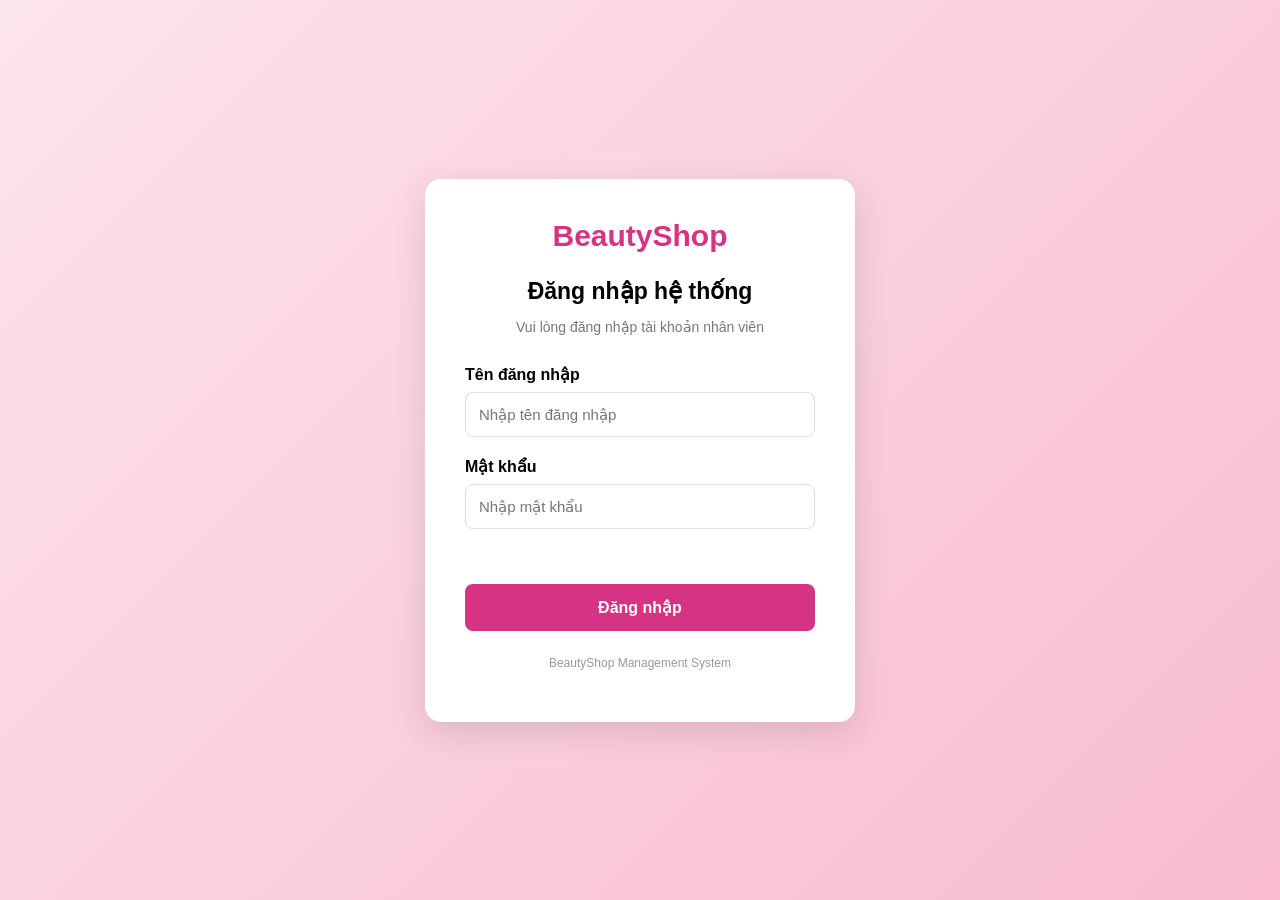
<file: frontend/login.html>
<!DOCTYPE html>
<html lang="vi">
<head>
    <meta charset="UTF-8">
    <meta name="viewport" content="width=device-width, initial-scale=1.0">
    <title>Đăng nhập - BeautyShop</title>
    <link rel="stylesheet" href="css/login.css">
</head>
<body>

    <main class="login-container">
        <div class="login-card">

            <div class="login-logo">BeautyShop</div>

            <h1>Đăng nhập hệ thống</h1>
            <p class="login-subtitle">
                Vui lòng đăng nhập tài khoản nhân viên
            </p>

            <form id="loginForm">

                <div class="form-group">
                    <label for="username">Tên đăng nhập</label>
                    <input
                        type="text"
                        id="username"
                        name="username"
                        placeholder="Nhập tên đăng nhập"
                        autocomplete="username"
                        required
                    >
                </div>

                <div class="form-group">
                    <label for="password">Mật khẩu</label>
                    <input
                        type="password"
                        id="password"
                        name="password"
                        placeholder="Nhập mật khẩu"
                        autocomplete="current-password"
                        required
                    >
                </div>

                <p id="loginMessage" aria-live="polite"></p>

                <button type="submit" id="loginButton">
                    Đăng nhập
                </button>

            </form>

            <p class="login-footer">
                BeautyShop Management System
            </p>

        </div>
    </main>

    <script src="js/login.js"></script>
</body>
</html>
</file>
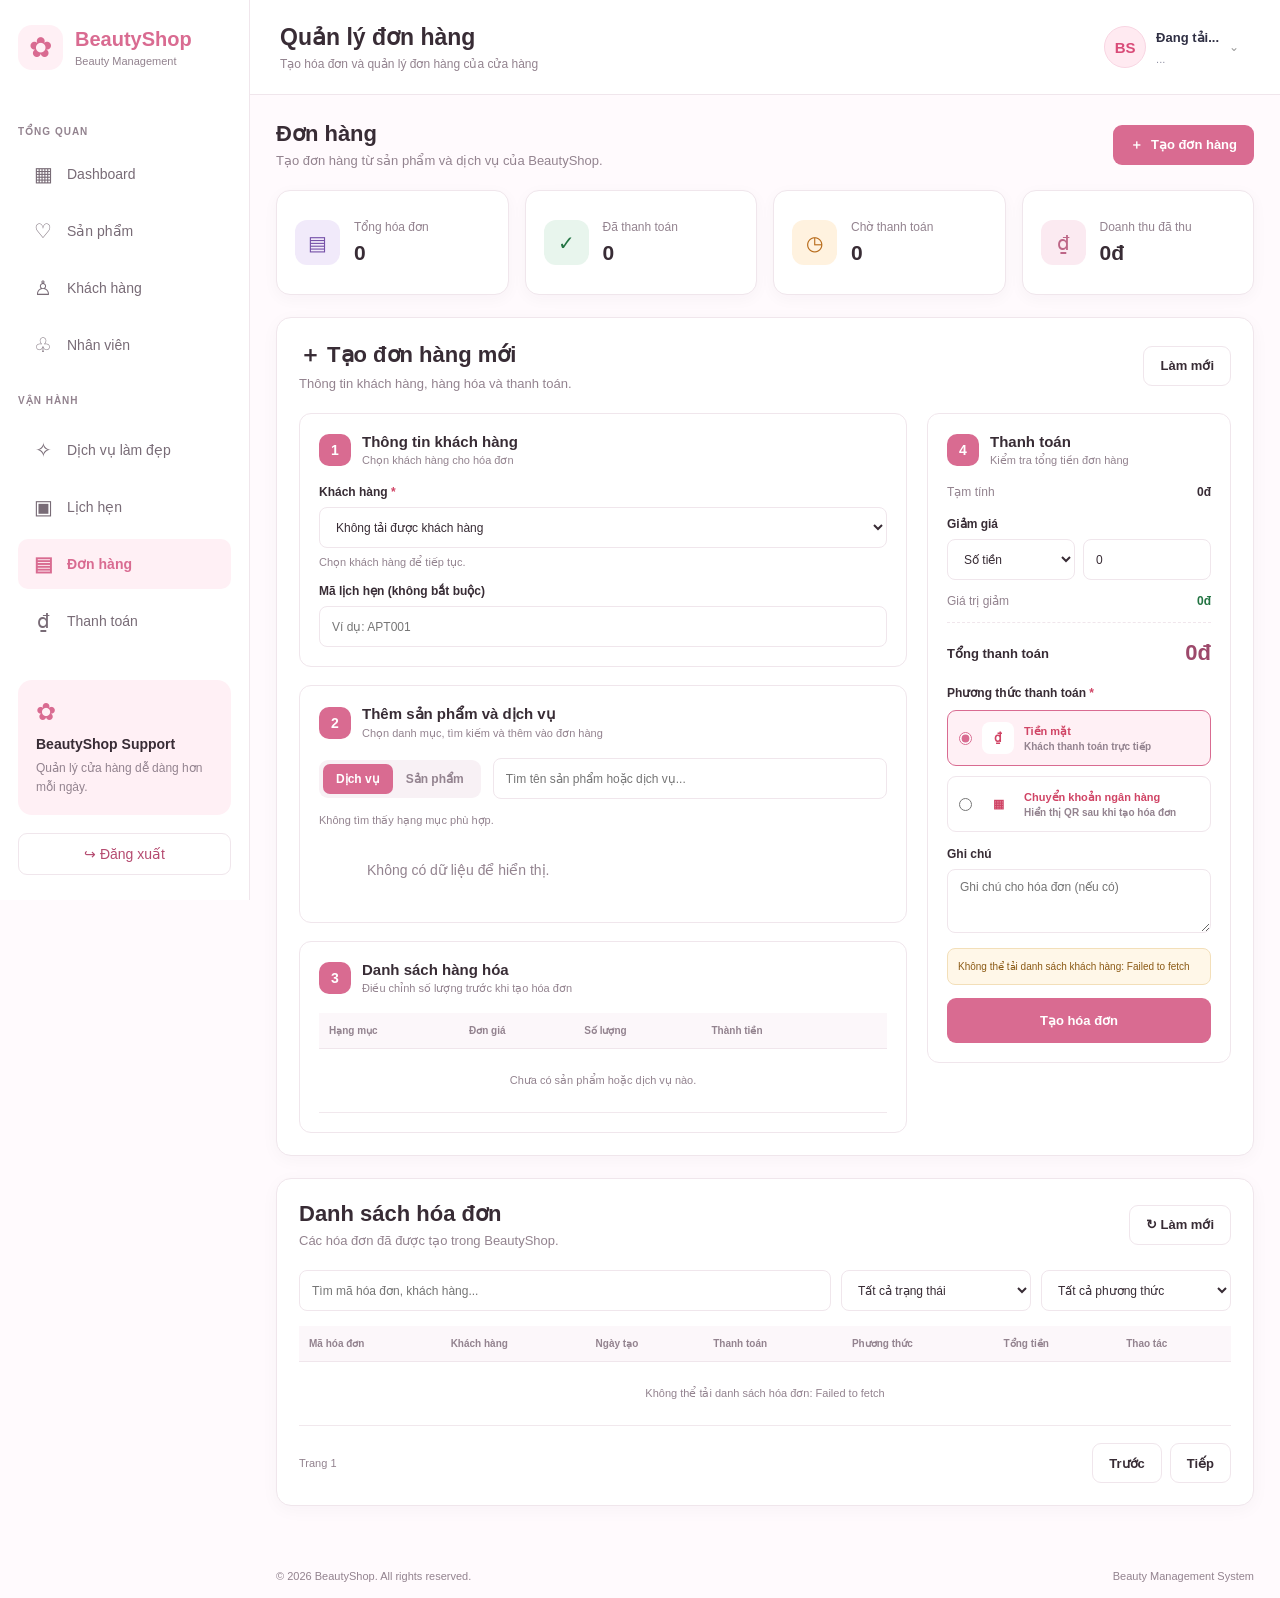
<file: frontend/orders.html>
<!DOCTYPE html>
<html lang="vi">
<head>
    <meta charset="UTF-8">
    <meta name="viewport" content="width=device-width, initial-scale=1.0">
    <meta name="description" content="BeautyShop - Tạo và quản lý đơn hàng">
    <title>Đơn hàng | BeautyShop</title>

    <link rel="stylesheet" href="css/style.css">
    <link rel="stylesheet" href="css/dashboard.css">
    <link rel="stylesheet" href="css/responsive.css">
    <link rel="stylesheet" href="css/profile.css">
    <link rel="stylesheet" href="css/orders.css">
</head>
<body>
<div class="dashboard-container">

    <aside class="sidebar" id="sidebar">
        <div class="brand">
            <div class="brand-icon">✿</div>
            <div class="brand-info">
                <h2>BeautyShop</h2>
                <span>Beauty Management</span>
            </div>
        </div>

        <div class="sidebar-label">TỔNG QUAN</div>
        <nav class="sidebar-nav">
            <a href="index.html" class="nav-item">
                <span class="nav-icon">▦</span><span>Dashboard</span>
            </a>
            <a href="products.html" class="nav-item">
                <span class="nav-icon">♡</span><span>Sản phẩm</span>
            </a>
            <a href="customers.html" class="nav-item">
                <span class="nav-icon">♙</span><span>Khách hàng</span>
            </a>
            <a href="employees.html" class="nav-item">
                <span class="nav-icon">♧</span><span>Nhân viên</span>
            </a>

            <div class="sidebar-label">VẬN HÀNH</div>
            <a href="services.html" class="nav-item">
                <span class="nav-icon">✧</span><span>Dịch vụ làm đẹp</span>
            </a>
            <a href="appointments.html" class="nav-item">
                <span class="nav-icon">▣</span><span>Lịch hẹn</span>
            </a>
            <a href="orders.html" class="nav-item active">
                <span class="nav-icon">▤</span><span>Đơn hàng</span>
            </a>
            <a href="payments.html" class="nav-item">
                <span class="nav-icon">₫</span><span>Thanh toán</span>
            </a>

            <div class="sidebar-label" data-system-label hidden>HỆ THỐNG</div>
            <a href="data-management.html" class="nav-item" hidden>
                <span class="nav-icon">⇅</span><span>Sao lưu & Dữ liệu</span>
            </a>
        </nav>

        <div class="sidebar-bottom">
            <div class="help-card">
                <div class="help-icon">✿</div>
                <h4>BeautyShop Support</h4>
                <p>Quản lý cửa hàng dễ dàng hơn mỗi ngày.</p>
            </div>
            <button class="logout-button" id="logoutButton" type="button">
                ↪ Đăng xuất
            </button>
        </div>
    </aside>

    <div class="sidebar-overlay" id="sidebarOverlay"></div>

    <main class="main-content">
        <header class="topbar">
            <div class="topbar-left">
                <button class="menu-toggle" id="menuToggle" type="button"
                        aria-label="Mở menu">☰</button>
                <div>
                    <h1>Quản lý đơn hàng</h1>
                    <p>Tạo hóa đơn và quản lý đơn hàng của cửa hàng</p>
                </div>
            </div>

            <div class="topbar-right">
                <div class="profile-container">
                    <button type="button" class="profile-trigger" id="profileTrigger"
                            aria-expanded="false" aria-controls="profileDropdown">
                        <div class="profile-avatar" id="profileAvatar">BS</div>
                        <div class="profile-info">
                            <strong id="currentUserName">Đang tải...</strong>
                            <span id="currentUserRole">...</span>
                        </div>
                        <span class="profile-chevron">⌄</span>
                    </button>

                    <div class="profile-dropdown" id="profileDropdown" hidden>
                        <div class="profile-dropdown-heading">
                            <div class="profile-avatar" id="dropdownAvatar">BS</div>
                            <div>
                                <strong id="dropdownUserName">Đang tải...</strong>
                                <span id="dropdownUserRole">...</span>
                            </div>
                        </div>
                        <div class="profile-dropdown-divider"></div>
                        <button type="button" class="profile-menu-item" id="viewProfileButton">
                            <span class="profile-menu-icon">♙</span>
                            Thông tin tài khoản
                        </button>
                        <button type="button" class="profile-menu-item" id="changeAvatarButton">
                            <span class="profile-menu-icon">📷</span>
                            Thay đổi ảnh đại diện
                        </button>
                        <div class="profile-dropdown-divider"></div>
                        <button type="button" class="profile-menu-item danger"
                                id="profileLogoutButton">
                            <span class="profile-menu-icon">↪</span>
                            Đăng xuất
                        </button>
                    </div>
                </div>
            </div>
        </header>

        <section class="orders-page">
            <div class="orders-heading">
                <div>
                    <h2>Đơn hàng</h2>
                    <p>Tạo đơn hàng từ sản phẩm và dịch vụ của BeautyShop.</p>
                </div>
                <button type="button" class="btn btn-primary" id="newOrderButton">
                    <span>＋</span> Tạo đơn hàng
                </button>
            </div>

            <div class="order-stat-grid">
                <article class="order-stat-card">
                    <div class="order-stat-icon purple">▤</div>
                    <div>
                        <span>Tổng hóa đơn</span>
                        <strong id="totalOrders">0</strong>
                    </div>
                </article>
                <article class="order-stat-card">
                    <div class="order-stat-icon green">✓</div>
                    <div>
                        <span>Đã thanh toán</span>
                        <strong id="paidOrders">0</strong>
                    </div>
                </article>
                <article class="order-stat-card">
                    <div class="order-stat-icon orange">◷</div>
                    <div>
                        <span>Chờ thanh toán</span>
                        <strong id="pendingOrders">0</strong>
                    </div>
                </article>
                <article class="order-stat-card">
                    <div class="order-stat-icon pink">₫</div>
                    <div>
                        <span>Doanh thu đã thu</span>
                        <strong id="orderRevenue">0đ</strong>
                    </div>
                </article>
            </div>

            <section class="order-create-card" id="createOrderSection">
                <div class="section-heading">
                    <div>
                        <h3><span class="heading-icon">＋</span> Tạo đơn hàng mới</h3>
                        <p>Thông tin khách hàng, hàng hóa và thanh toán.</p>
                    </div>
                    <button type="button" class="btn btn-light" id="resetOrderButton">
                        Làm mới
                    </button>
                </div>

                <div class="order-form-grid">
                    <div class="order-main-column">
                        <section class="order-panel">
                            <div class="panel-title">
                                <span class="step-number">1</span>
                                <div>
                                    <h4>Thông tin khách hàng</h4>
                                    <p>Chọn khách hàng cho hóa đơn</p>
                                </div>
                            </div>

                            <div class="form-group">
                                <label for="customerSelect">Khách hàng <span>*</span></label>
                                <select id="customerSelect">
                                    <option value="">Đang tải danh sách khách hàng...</option>
                                </select>
                                <small id="customerInfo" class="field-hint">
                                    Chọn khách hàng để tiếp tục.
                                </small>
                            </div>

                            <div class="form-group">
                                <label for="appointmentId">Mã lịch hẹn (không bắt buộc)</label>
                                <input type="text" id="appointmentId"
                                       placeholder="Ví dụ: APT001">
                            </div>
                        </section>

                        <section class="order-panel">
                            <div class="panel-title">
                                <span class="step-number">2</span>
                                <div>
                                    <h4>Thêm sản phẩm và dịch vụ</h4>
                                    <p>Chọn danh mục, tìm kiếm và thêm vào đơn hàng</p>
                                </div>
                            </div>

                            <div class="catalog-toolbar">
                                <div class="catalog-tabs">
                                    <button type="button" class="catalog-tab active"
                                            data-catalog="service">Dịch vụ</button>
                                    <button type="button" class="catalog-tab"
                                            data-catalog="product">Sản phẩm</button>
                                </div>
                                <input type="search" id="catalogSearch"
                                       placeholder="Tìm tên sản phẩm hoặc dịch vụ...">
                            </div>

                            <div class="catalog-message" id="catalogMessage">
                                Đang tải danh sách...
                            </div>
                            <div class="catalog-grid" id="catalogGrid"></div>
                        </section>

                        <section class="order-panel">
                            <div class="panel-title">
                                <span class="step-number">3</span>
                                <div>
                                    <h4>Danh sách hàng hóa</h4>
                                    <p>Điều chỉnh số lượng trước khi tạo hóa đơn</p>
                                </div>
                            </div>

                            <div class="cart-table-wrap">
                                <table class="cart-table">
                                    <thead>
                                    <tr>
                                        <th>Hạng mục</th>
                                        <th>Đơn giá</th>
                                        <th>Số lượng</th>
                                        <th>Thành tiền</th>
                                        <th></th>
                                    </tr>
                                    </thead>
                                    <tbody id="cartTableBody">
                                    <tr>
                                        <td colspan="5" class="empty-cart">
                                            Chưa có sản phẩm hoặc dịch vụ nào.
                                        </td>
                                    </tr>
                                    </tbody>
                                </table>
                            </div>
                        </section>
                    </div>

                    <aside class="order-summary-column">
                        <section class="order-panel summary-panel">
                            <div class="panel-title">
                                <span class="step-number">4</span>
                                <div>
                                    <h4>Thanh toán</h4>
                                    <p>Kiểm tra tổng tiền đơn hàng</p>
                                </div>
                            </div>

                            <div class="summary-line">
                                <span>Tạm tính</span>
                                <strong id="subtotalAmount">0đ</strong>
                            </div>

                            <div class="discount-control">
                                <label for="discountType">Giảm giá</label>
                                <div class="discount-inputs">
                                    <select id="discountType">
                                        <option value="fixed">Số tiền</option>
                                        <option value="percent">Phần trăm (%)</option>
                                    </select>
                                    <input type="number" id="discountValue"
                                           min="0" step="1" value="0"
                                           placeholder="0">
                                </div>
                            </div>

                            <div class="summary-line discount-line">
                                <span>Giá trị giảm</span>
                                <strong id="discountAmount">0đ</strong>
                            </div>

                            <div class="summary-total">
                                <span>Tổng thanh toán</span>
                                <strong id="totalAmount">0đ</strong>
                            </div>

                            <div class="form-group payment-method-group">
                                <label>Phương thức thanh toán <span>*</span></label>
                                <label class="payment-choice">
                                    <input type="radio" name="paymentMethod"
                                           value="cash" checked>
                                    <span class="payment-choice-icon">₫</span>
                                    <span>
                                        <strong>Tiền mặt</strong>
                                        <small>Khách thanh toán trực tiếp</small>
                                    </span>
                                </label>
                                <label class="payment-choice">
                                    <input type="radio" name="paymentMethod"
                                           value="bank_transfer">
                                    <span class="payment-choice-icon">▦</span>
                                    <span>
                                        <strong>Chuyển khoản ngân hàng</strong>
                                        <small>Hiển thị QR sau khi tạo hóa đơn</small>
                                    </span>
                                </label>
                            </div>

                            <div class="form-group">
                                <label for="orderNote">Ghi chú</label>
                                <textarea id="orderNote" rows="3"
                                          placeholder="Ghi chú cho hóa đơn (nếu có)"></textarea>
                            </div>

                            <div class="order-warning" id="orderWarning">
                                Vui lòng chọn khách hàng và thêm ít nhất một hạng mục.
                            </div>

                            <button type="button" class="btn btn-primary btn-create-order"
                                    id="createOrderButton">
                                Tạo hóa đơn
                            </button>
                        </section>
                    </aside>
                </div>
            </section>

            <section class="order-history-card">
                <div class="section-heading">
                    <div>
                        <h3>Danh sách hóa đơn</h3>
                        <p>Các hóa đơn đã được tạo trong BeautyShop.</p>
                    </div>
                    <button type="button" class="btn btn-light" id="refreshOrdersButton">
                        ↻ Làm mới
                    </button>
                </div>

                <div class="order-filter-bar">
                    <input type="search" id="orderSearch"
                           placeholder="Tìm mã hóa đơn, khách hàng...">
                    <select id="orderStatusFilter">
                        <option value="">Tất cả trạng thái</option>
                        <option value="paid">Đã thanh toán</option>
                        <option value="pending">Chờ thanh toán</option>
                        <option value="cancelled">Đã hủy</option>
                    </select>
                    <select id="orderMethodFilter">
                        <option value="">Tất cả phương thức</option>
                        <option value="cash">Tiền mặt</option>
                        <option value="bank_transfer">Chuyển khoản</option>
                    </select>
                </div>

                <div class="order-table-wrap">
                    <table class="order-table">
                        <thead>
                        <tr>
                            <th>Mã hóa đơn</th>
                            <th>Khách hàng</th>
                            <th>Ngày tạo</th>
                            <th>Thanh toán</th>
                            <th>Phương thức</th>
                            <th>Tổng tiền</th>
                            <th>Thao tác</th>
                        </tr>
                        </thead>
                        <tbody id="ordersTableBody">
                        <tr>
                            <td colspan="7" class="table-empty">Đang tải hóa đơn...</td>
                        </tr>
                        </tbody>
                    </table>
                </div>

                <div class="order-pagination">
                    <span id="orderPageInfo">Trang 1</span>
                    <div>
                        <button type="button" class="btn btn-light"
                                id="orderPrevPage">Trước</button>
                        <button type="button" class="btn btn-light"
                                id="orderNextPage">Tiếp</button>
                    </div>
                </div>
            </section>
        </section>

        <footer class="dashboard-footer">
            <span>© <span id="currentYear"></span> BeautyShop. All rights reserved.</span>
            <span>Beauty Management System</span>
        </footer>
    </main>
</div>

<!-- Dialog kết quả tạo hóa đơn -->
<div class="order-dialog-backdrop" id="orderResultDialog" hidden>
    <section class="order-result-dialog" role="dialog"
             aria-modal="true" aria-labelledby="resultDialogTitle">
        <button type="button" class="dialog-close" id="closeOrderResult"
                aria-label="Đóng">×</button>
        <div id="orderResultContent"></div>
    </section>
</div>

<!-- Dialog chi tiết hóa đơn -->
<div class="order-dialog-backdrop" id="orderDetailDialog" hidden>
    <section class="order-result-dialog order-detail-dialog" role="dialog"
             aria-modal="true" aria-labelledby="detailDialogTitle">
        <button type="button" class="dialog-close" id="closeOrderDetail"
                aria-label="Đóng">×</button>
        <div id="orderDetailContent"></div>
    </section>
</div>

<!-- Profile dialog dùng chung -->
<div class="profile-dialog" id="profileDialog" hidden>
    <div class="profile-dialog-content">
        <button type="button" class="profile-dialog-close" id="closeProfileDialog">×</button>
        <div class="profile-dialog-heading">
            <div class="profile-avatar large" id="dialogAvatar">BS</div>
            <div>
                <h3 id="dialogUserName">Thông tin tài khoản</h3>
                <p id="dialogUserRole"></p>
            </div>
        </div>
        <div class="profile-detail-row">
            <span>Tên đăng nhập</span><strong id="dialogUsername">—</strong>
        </div>
        <div class="profile-detail-row">
            <span>Mã nhân viên</span><strong id="dialogEmployeeId">—</strong>
        </div>
        <div class="profile-detail-row">
            <span>Chi nhánh</span><strong id="dialogBranchId">—</strong>
        </div>
    </div>
</div>

<input type="file" id="profileAvatarInput"
       accept="image/png,image/jpeg,image/webp" hidden>

<script src="js/app.js" defer></script>
<script src="js/profile.js" defer></script>
<script src="js/orders.js" defer></script>
</body>
</html>
</file>
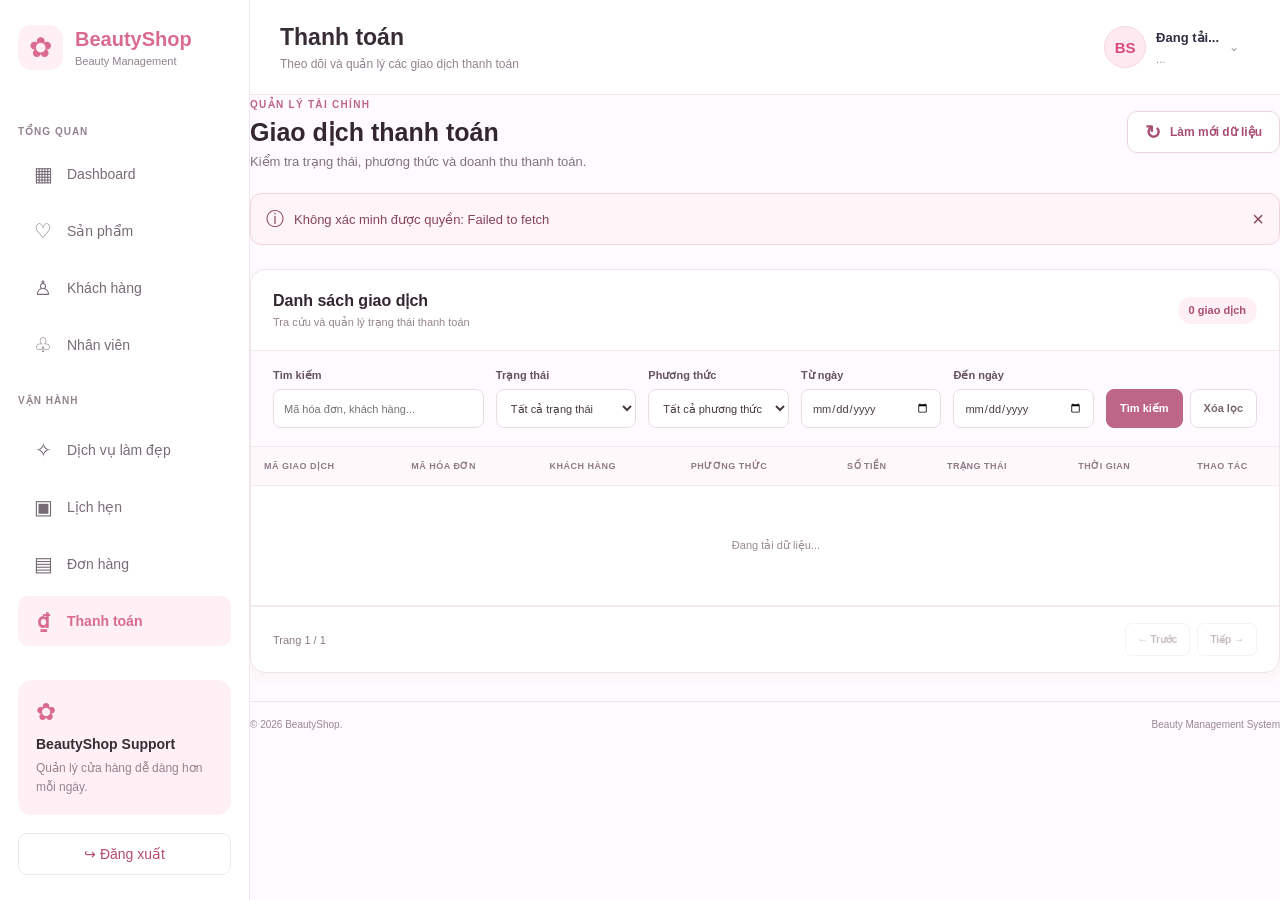
<file: frontend/payments.html>
<!DOCTYPE html>
<html lang="vi">
<head>
    <meta charset="UTF-8">
    <meta name="viewport" content="width=device-width, initial-scale=1.0">
    <meta name="description" content="BeautyShop - Quản lý giao dịch thanh toán">
    <title>BeautyShop | Thanh toán</title>

    <link rel="stylesheet" href="css/style.css">
    <link rel="stylesheet" href="css/dashboard.css">
    <link rel="stylesheet" href="css/responsive.css">
    <link rel="stylesheet" href="css/profile.css">
    <link rel="stylesheet" href="css/payments.css">
</head>
<body>
<div class="dashboard-container">

    <!-- SIDEBAR -->
    <aside class="sidebar" id="sidebar">
        <div class="brand">
            <div class="brand-icon">✿</div>
            <div class="brand-info">
                <h2>BeautyShop</h2>
                <span>Beauty Management</span>
            </div>
        </div>

        <div class="sidebar-label">TỔNG QUAN</div>

        <nav class="sidebar-nav">
            <a href="index.html" class="nav-item">
                <span class="nav-icon">▦</span>
                <span>Dashboard</span>
            </a>

            <a href="products.html" class="nav-item">
                <span class="nav-icon">♡</span>
                <span>Sản phẩm</span>
            </a>

            <a href="customers.html" class="nav-item">
                <span class="nav-icon">♙</span>
                <span>Khách hàng</span>
            </a>

            <a href="employees.html" class="nav-item">
                <span class="nav-icon">♧</span>
                <span>Nhân viên</span>
            </a>

            <div class="sidebar-label">VẬN HÀNH</div>

            <a href="services.html" class="nav-item">
                <span class="nav-icon">✧</span>
                <span>Dịch vụ làm đẹp</span>
            </a>

            <a href="appointments.html" class="nav-item">
                <span class="nav-icon">▣</span>
                <span>Lịch hẹn</span>
            </a>

            <a href="orders.html" class="nav-item">
                <span class="nav-icon">▤</span>
                <span>Đơn hàng</span>
            </a>

            <a href="payments.html" class="nav-item active">
                <span class="nav-icon">₫</span>
                <span>Thanh toán</span>
            </a>

            <div class="sidebar-label" data-system-label hidden>HỆ THỐNG</div>
            <a href="data-management.html" class="nav-item" hidden>
                <span class="nav-icon">⇅</span>
                <span>Sao lưu & Dữ liệu</span>
            </a>
        </nav>

        <div class="sidebar-bottom">
            <div class="help-card">
                <div class="help-icon">✿</div>
                <h4>BeautyShop Support</h4>
                <p>Quản lý cửa hàng dễ dàng hơn mỗi ngày.</p>
            </div>

            <button class="logout-button" id="logoutButton" type="button">
                ↪ Đăng xuất
            </button>
        </div>
    </aside>

    <div class="sidebar-overlay" id="sidebarOverlay"></div>

    <!-- MAIN CONTENT -->
    <main class="main-content">
        <!-- TOPBAR -->
        <header class="topbar">
            <div class="topbar-left">
                <button class="menu-toggle" id="menuToggle" type="button"
                        aria-label="Mở menu">☰</button>

                <div>
                    <h1 class="topbar-title">Thanh toán</h1>
                    <p class="topbar-subtitle">
                        Theo dõi và quản lý các giao dịch thanh toán
                    </p>
                </div>
            </div>

            <div class="topbar-right">
                <div class="profile-container">
                    <button type="button" class="profile-trigger"
                            id="profileTrigger"
                            aria-expanded="false"
                            aria-controls="profileDropdown">
                        <div class="profile-avatar" id="profileAvatar">BS</div>
                        <div class="profile-info">
                            <strong id="currentUserName">Đang tải...</strong>
                            <span id="currentUserRole">...</span>
                        </div>
                        <span class="profile-chevron">⌄</span>
                    </button>

                    <div class="profile-dropdown" id="profileDropdown" hidden>
                        <div class="profile-dropdown-heading">
                            <div class="profile-avatar" id="dropdownAvatar">BS</div>
                            <div>
                                <strong id="dropdownUserName">Đang tải...</strong>
                                <span id="dropdownUserRole">...</span>
                            </div>
                        </div>

                        <div class="profile-dropdown-divider"></div>

                        <button type="button" class="profile-menu-item"
                                id="viewProfileButton">
                            <span class="profile-menu-icon">♙</span>
                            Thông tin tài khoản
                        </button>

                        <button type="button" class="profile-menu-item"
                                id="changeAvatarButton">
                            <span class="profile-menu-icon">📷</span>
                            Thay đổi ảnh đại diện
                        </button>

                        <div class="profile-dropdown-divider"></div>

                        <button type="button"
                                class="profile-menu-item danger"
                                id="profileLogoutButton">
                            <span class="profile-menu-icon">↪</span>
                            Đăng xuất
                        </button>
                    </div>
                </div>

                <input type="file" id="profileAvatarInput"
                       accept="image/png,image/jpeg,image/webp" hidden>
            </div>
        </header>

        <!-- PAGE -->
        <section class="payments-page">

            <div class="payment-page-heading">
                <div>
                    <span class="page-eyebrow">QUẢN LÝ TÀI CHÍNH</span>
                    <h2>Giao dịch thanh toán</h2>
                    <p>Kiểm tra trạng thái, phương thức và doanh thu thanh toán.</p>
                </div>

                <button class="payment-refresh-button" id="refreshPayments"
                        type="button">
                    <span>↻</span> Làm mới dữ liệu
                </button>
            </div>

            <div class="payment-notice" id="paymentNotice" hidden>
                <span class="notice-icon">ⓘ</span>
                <span id="paymentNoticeText"></span>
                <button type="button" id="closePaymentNotice"
                        aria-label="Đóng thông báo">×</button>
            </div>

            <!-- STATISTICS -->
            <div class="payment-stats-grid" hidden>
                <article class="payment-stat-card">
                    <div class="payment-stat-top">
                        <span class="payment-stat-icon purple">▤</span>
                        <span class="payment-stat-label">Tổng giao dịch</span>
                    </div>
                    <strong id="totalTransactions">0</strong>
                    <span class="payment-stat-description">Tất cả giao dịch</span>
                </article>

                <article class="payment-stat-card">
                    <div class="payment-stat-top">
                        <span class="payment-stat-icon green">✓</span>
                        <span class="payment-stat-label">Đã thanh toán</span>
                    </div>
                    <strong id="paidTransactions">0</strong>
                    <span class="payment-stat-description">Giao dịch thành công</span>
                </article>

                <article class="payment-stat-card warning-stat">
                    <div class="payment-stat-top">
                        <span class="payment-stat-icon orange">◷</span>
                        <span class="payment-stat-label">Chờ thanh toán</span>
                    </div>
                    <strong id="pendingTransactions">0</strong>
                    <span class="payment-stat-description">Đang chờ xác nhận</span>
                </article>

                <article class="payment-stat-card warning-stat">
                    <div class="payment-stat-top">
                        <span class="payment-stat-icon pink">⇄</span>
                        <span class="payment-stat-label">Chuyển khoản chờ xác nhận</span>
                    </div>
                    <strong id="pendingBankTransfers">0</strong>
                    <span class="payment-stat-description">Cần kiểm tra giao dịch</span>
                </article>
            </div>

            <!-- REVENUE -->
            <div class="payment-revenue-grid" hidden>
                <article class="payment-revenue-card main-revenue">
                    <div>
                        <span class="revenue-label">Doanh thu hôm nay</span>
                        <strong id="todayRevenue">0 ₫</strong>
                        <span class="revenue-date" id="statisticDate">Hôm nay</span>
                    </div>
                    <div class="revenue-icon">₫</div>
                </article>

                <article class="payment-revenue-card">
                    <div>
                        <span class="revenue-label">Doanh thu tiền mặt</span>
                        <strong id="cashRevenue">0 ₫</strong>
                        <span class="revenue-date">Các giao dịch đã thanh toán</span>
                    </div>
                    <div class="revenue-icon cash-icon">▣</div>
                </article>

                <article class="payment-revenue-card">
                    <div>
                        <span class="revenue-label">Doanh thu chuyển khoản</span>
                        <strong id="bankTransferRevenue">0 ₫</strong>
                        <span class="revenue-date">Các giao dịch đã thanh toán</span>
                    </div>
                    <div class="revenue-icon bank-icon">⇄</div>
                </article>
            </div>

            <!-- PAYMENT TABLE -->
            <section class="payment-panel">
                <div class="payment-panel-heading">
                    <div>
                        <h3>Danh sách giao dịch</h3>
                        <p>Tra cứu và quản lý trạng thái thanh toán</p>
                    </div>

                    <span class="payment-result-count" id="paymentResultCount">
                        0 giao dịch
                    </span>
                </div>

                <!-- FILTERS -->
                <form class="payment-filters" id="paymentFilterForm">
                    <div class="payment-filter-field keyword-field">
                        <label for="paymentKeyword">Tìm kiếm</label>
                        <input type="search" id="paymentKeyword"
                               placeholder="Mã hóa đơn, khách hàng...">
                    </div>

                    <div class="payment-filter-field">
                        <label for="paymentStatusFilter">Trạng thái</label>
                        <select id="paymentStatusFilter">
                            <option value="">Tất cả trạng thái</option>
                            <option value="paid">Đã thanh toán</option>
                            <option value="pending">Chờ thanh toán</option>
                            <option value="cancelled">Đã hủy</option>
                        </select>
                    </div>

                    <div class="payment-filter-field">
                        <label for="paymentMethodFilter">Phương thức</label>
                        <select id="paymentMethodFilter">
                            <option value="">Tất cả phương thức</option>
                            <option value="cash">Tiền mặt</option>
                            <option value="bank_transfer">Chuyển khoản</option>
                        </select>
                    </div>

                    <div class="payment-filter-field">
                        <label for="paymentFromDate">Từ ngày</label>
                        <input type="date" id="paymentFromDate">
                    </div>

                    <div class="payment-filter-field">
                        <label for="paymentToDate">Đến ngày</label>
                        <input type="date" id="paymentToDate">
                    </div>

                    <div class="payment-filter-actions">
                        <button type="submit" class="payment-search-button">
                            Tìm kiếm
                        </button>
                        <button type="button" class="payment-clear-button"
                                id="clearPaymentFilters">
                            Xóa lọc
                        </button>
                    </div>
                </form>

                <!-- TABLE -->
                <div class="payment-table-wrapper">
                    <table class="payment-table">
                        <thead>
                        <tr>
                            <th>MÃ GIAO DỊCH</th>
                            <th>MÃ HÓA ĐƠN</th>
                            <th>KHÁCH HÀNG</th>
                            <th>PHƯƠNG THỨC</th>
                            <th>SỐ TIỀN</th>
                            <th>TRẠNG THÁI</th>
                            <th>THỜI GIAN</th>
                            <th>THAO TÁC</th>
                        </tr>
                        </thead>

                        <tbody id="paymentTableBody">
                        <tr>
                            <td colspan="8" class="payment-empty-cell">
                                Đang tải dữ liệu...
                            </td>
                        </tr>
                        </tbody>
                    </table>
                </div>

                <!-- PAGINATION -->
                <div class="payment-pagination">
                    <span id="paymentPageInfo">Trang 1 / 1</span>

                    <div class="payment-pagination-actions">
                        <button type="button" id="paymentPrevPage"
                                disabled>← Trước</button>
                        <button type="button" id="paymentNextPage"
                                disabled>Tiếp →</button>
                    </div>
                </div>
            </section>
        </section>

        <footer class="dashboard-footer">
            <span>© <span id="paymentCurrentYear"></span> BeautyShop.</span>
            <span>Beauty Management System</span>
        </footer>
    </main>
</div>

<!-- PROFILE DIALOG -->
<div class="profile-dialog" id="profileDialog" hidden>
    <div class="profile-dialog-backdrop" id="closeProfileDialog"></div>
    <div class="profile-dialog-content">
        <button type="button" class="profile-dialog-close"
                id="profileDialogClose" aria-label="Đóng">×</button>

        <div class="profile-dialog-heading">
            <div class="profile-avatar large" id="dialogAvatar">BS</div>
            <div>
                <h3 id="dialogUserName">Tài khoản</h3>
                <p id="dialogUserRole">...</p>
            </div>
        </div>

        <div class="profile-dialog-info">
            <div><span>Tên đăng nhập</span><strong id="dialogUsername">-</strong></div>
            <div><span>Mã nhân viên</span><strong id="dialogEmployeeId">-</strong></div>
            <div><span>Mã chi nhánh</span><strong id="dialogBranchId">-</strong></div>
        </div>
    </div>
</div>

<!-- PAYMENT DETAIL DIALOG -->
<div class="payment-detail-dialog" id="paymentDetailDialog" hidden>
    <div class="payment-detail-backdrop" id="closePaymentDetail"></div>

    <section class="payment-detail-modal" role="dialog"
             aria-modal="true" aria-labelledby="paymentDetailTitle">
        <div class="payment-detail-heading">
            <div>
                <span class="page-eyebrow">CHI TIẾT GIAO DỊCH</span>
                <h2 id="paymentDetailTitle">Thông tin thanh toán</h2>
                <p id="paymentDetailInvoiceId">Hóa đơn: -</p>
            </div>
            <button type="button" class="payment-detail-close"
                    id="paymentDetailCloseButton" aria-label="Đóng">×</button>
        </div>

        <div id="paymentDetailContent">
            <div class="payment-detail-loading">Đang tải thông tin...</div>
        </div>
    </section>
</div>

<script src="js/app.js" defer></script>
<script src="js/profile.js" defer></script>
<script src="js/payments.js" defer></script>
</body>
</html>
</file>
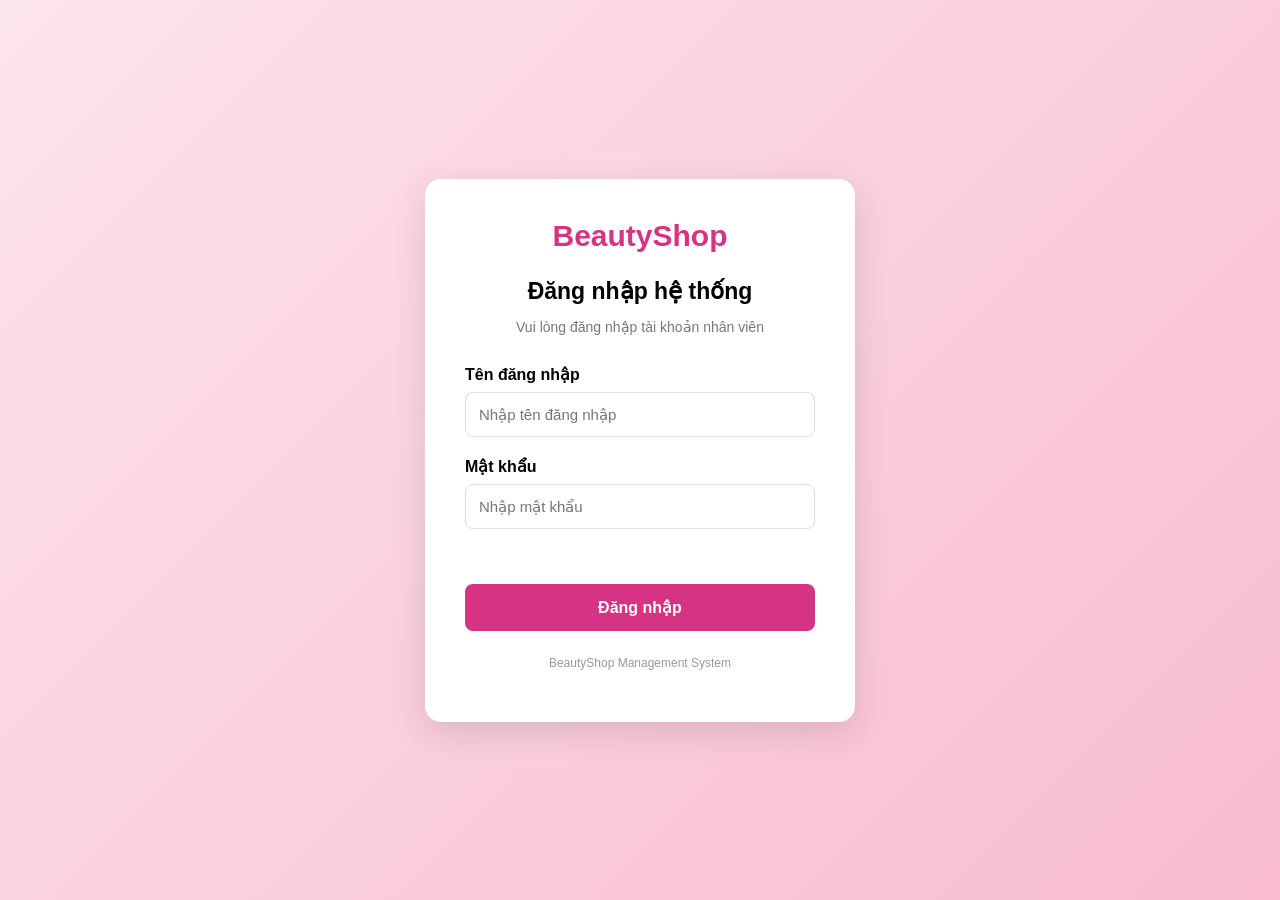
<file: frontend/products.html>
<!DOCTYPE html>
<html lang="vi">
<head>
    <meta charset="UTF-8">
    <meta name="viewport" content="width=device-width, initial-scale=1.0">
    <title>Quản lý sản phẩm | BeautyShop</title>

    <link rel="stylesheet" href="css/style.css">
    <link rel="stylesheet" href="css/dashboard.css">
    <link rel="stylesheet" href="css/responsive.css">
    <link rel="stylesheet" href="css/products.css">
    <link rel="stylesheet" href="css/profile.css">
</head>
<body>
<div class="app-container">

    <aside class="sidebar" id="sidebar">
        <div class="brand">
            <div class="brand-icon">✿</div>
            <div class="brand-info">
                <h2>BeautyShop</h2>
                <span>Beauty Management</span>
            </div>
        </div>

        <div class="sidebar-label">TỔNG QUAN</div>

        <nav class="sidebar-nav">
            <a href="index.html" class="nav-item">
                <span class="nav-icon">▦</span><span>Dashboard</span>
            </a>
            <a href="products.html" class="nav-item active">
                <span class="nav-icon">♡</span><span>Sản phẩm</span>
            </a>
            <a href="customers.html" class="nav-item">
                <span class="nav-icon">♙</span><span>Khách hàng</span>
            </a>
            <a href="employees.html" class="nav-item">
                <span class="nav-icon">♧</span><span>Nhân viên</span>
            </a>

            <div class="sidebar-label">VẬN HÀNH</div>

            <a href="services.html" class="nav-item">
                <span class="nav-icon">✧</span><span>Dịch vụ làm đẹp</span>
            </a>
            <a href="appointments.html" class="nav-item">
                <span class="nav-icon">▣</span><span>Lịch hẹn</span>
            </a>
            <a href="orders.html" class="nav-item">
                <span class="nav-icon">▤</span><span>Đơn hàng</span>
            </a>
            <a href="payments.html" class="nav-item">
                <span class="nav-icon">₫</span><span>Thanh toán</span>
            </a>

            <div class="sidebar-label" data-system-label hidden>HỆ THỐNG</div>
            <a href="data-management.html" class="nav-item" hidden>
                <span class="nav-icon">⇅</span><span>Sao lưu & Dữ liệu</span>
            </a>
        </nav>

        <div class="sidebar-bottom">
            <div class="help-card">
                <div class="help-icon">✿</div>
                <h4>BeautyShop Support</h4>
                <p>Quản lý cửa hàng dễ dàng hơn mỗi ngày.</p>
            </div>

            <button class="logout-button" id="logoutButton" type="button">
                ↪ Đăng xuất
            </button>
        </div>
    </aside>

    <main class="main-content">

        <header class="topbar">
            <div class="topbar-left">
                <button class="menu-toggle" id="menuToggle"
                        type="button" aria-label="Mở menu">☰</button>
                <div>
                    <h1>Quản lý sản phẩm</h1>
                    <p>Thêm, sửa, tìm kiếm và theo dõi kho hàng.</p>
                </div>
            </div>

            <div class="topbar-right">
                <label class="search-box">
                    <span>⌕</span>
                    <input id="globalSearch" type="search"
                           placeholder="Tìm mã, tên sản phẩm..."
                           autocomplete="off">
                </label>

                <div class="profile-container">
                    <button type="button" class="profile-trigger"
                            id="profileTrigger" aria-expanded="false"
                            aria-controls="profileDropdown">

                        <div class="profile-avatar" id="profileAvatar">BS</div>

                        <div class="profile-info">
                            <strong id="currentUserName">Đang tải...</strong>
                            <span id="currentUserRole">...</span>
                        </div>

                        <span class="profile-chevron">⌄</span>
                    </button>

                    <div class="profile-dropdown" id="profileDropdown" hidden>
                        <div class="profile-dropdown-heading">
                            <div class="profile-avatar" id="dropdownAvatar">BS</div>
                            <div>
                                <strong id="dropdownUserName">Đang tải...</strong>
                                <span id="dropdownUserRole">...</span>
                            </div>
                        </div>

                        <div class="profile-dropdown-divider"></div>

                        <button type="button" class="profile-menu-item"
                                id="viewProfileButton">
                            <span class="profile-menu-icon">♙</span>
                            Thông tin tài khoản
                        </button>

                        <button type="button" class="profile-menu-item"
                                id="changeAvatarButton">
                            <span class="profile-menu-icon">📷</span>
                            Thay đổi ảnh đại diện
                        </button>

                        <div class="profile-dropdown-divider"></div>

                        <button type="button"
                                class="profile-menu-item danger"
                                id="profileLogoutButton">
                            <span class="profile-menu-icon">↪</span>
                            Đăng xuất
                        </button>
                    </div>
                </div>
            </div>
        </header>

        <section class="page-content">
            <section class="section-block">

                <div class="section-heading product-section-heading">
                    <div>
                        <h2>Danh sách sản phẩm</h2>
                        <p>Dữ liệu được lấy từ Spring Boot API và CouchDB.</p>
                    </div>

                    <div class="product-heading-actions">
                        <button type="button" class="secondary-button"
                                id="refreshProductsButton">↻ Tải lại</button>

                        <button type="button" class="secondary-button"
                            id="backupProductsButton" hidden>⇩ Sao lưu dữ liệu</button>

                        <button type="button" class="secondary-button"
                            data-export-csv="products" data-manager-action hidden>⇩ Xuất CSV</button>

                        <button type="button" class="secondary-button"
                            data-import-entity="products" data-manager-action hidden>↥ Nhập / Khôi phục</button>

                        <button type="button" class="primary-button"
                            id="newProductButton" hidden>+ Thêm sản phẩm</button>
                    </div>
                </div>

                <!-- THỐNG KÊ -->
                <section class="product-statistics">

                    <div class="product-stat-card total-product-card">
                        <div class="product-stat-main">
                            <div class="product-stat-icon pink">♡</div>
                            <div class="product-stat-content">
                                <span>Tổng sản phẩm</span>
                                <strong id="totalProducts">0</strong>
                            </div>
                        </div>

                        <div class="product-category-summary">
                            <div class="product-category-heading">
                                <strong>Thống kê danh mục</strong>
                                <span id="categoryTotal">0 danh mục</span>
                            </div>
                            <div class="product-category-list"
                                 id="productCategoryList">
                                <p>Đang tải dữ liệu...</p>
                            </div>
                        </div>
                    </div>

                    <div class="product-stat-card">
                        <div class="product-stat-icon green">✓</div>
                        <div class="product-stat-content">
                            <span>Đang kinh doanh</span>
                            <strong id="activeProducts">0</strong>
                            <small>Sản phẩm đang hoạt động</small>
                        </div>
                    </div>

                    <div class="product-stat-card">
                        <div class="product-stat-icon purple">◇</div>
                        <div class="product-stat-content">
                            <span>Ngừng kinh doanh</span>
                            <strong id="inactiveProducts">0</strong>
                            <small>Sản phẩm không hoạt động</small>
                        </div>
                    </div>

                    <div class="product-stat-card">
                        <div class="product-stat-icon orange">!</div>
                        <div class="product-stat-content">
                            <span>Sắp hết hàng</span>
                            <strong id="lowStockProducts">0</strong>
                            <small>Tồn kho từ 1 đến 5</small>
                        </div>
                    </div>
                </section>

                <!-- BỘ LỌC -->
                <div class="product-filter-bar">
                    <div class="product-filter-item product-search-item">
                        <label for="productSearchInput">Tìm kiếm</label>
                        <div class="product-search-box">
                            <span>⌕</span>
                            <input id="productSearchInput" type="search"
                                   placeholder="Tên, mã, danh mục..."
                                   autocomplete="off">
                        </div>
                    </div>

                    <div class="product-filter-item">
                        <label for="filterCategory">Danh mục</label>
                        <select id="filterCategory">
                            <option value="all">Tất cả danh mục</option>
                            <option value="nail_polish">Sơn móng</option>
                            <option value="nail_care">Chăm sóc móng</option>
                            <option value="skincare">Chăm sóc da</option>
                            <option value="makeup">Trang điểm</option>
                            <option value="lipstick">Son môi</option>
                            <option value="haircare">Chăm sóc tóc</option>
                            <option value="cosmetics">Mỹ phẩm</option>
                            <option value="perfume">Nước hoa</option>
                            <option value="tools">Dụng cụ làm đẹp</option>
                            <option value="accessories">Phụ kiện</option>
                            <option value="other">Khác</option>
                        </select>
                    </div>

                    <div class="product-filter-item">
                        <label for="filterStatus">Trạng thái</label>
                        <select id="filterStatus">
                            <option value="all">Tất cả trạng thái</option>
                            <option value="active" selected>Đang kinh doanh</option>
                            <option value="inactive">Ngừng kinh doanh</option>
                        </select>
                    </div>

                    <div class="product-filter-item">
                        <label for="filterStock">Tồn kho</label>
                        <select id="filterStock">
                            <option value="all">Tất cả tồn kho</option>
                            <option value="low">Sắp hết hàng (1 - 5)</option>
                            <option value="normal">Còn hàng (> 5)</option>
                            <option value="out">Hết hàng (0)</option>
                        </select>
                    </div>

                    <button type="button" class="primary-button"
                            id="searchProductButton">Tìm kiếm</button>

                    <button type="button" class="secondary-button"
                            id="resetProductFilters">Đặt lại</button>
                </div>

                <div id="productMessage" class="product-message"
                     role="status" aria-live="polite"></div>

                <!-- FORM SẢN PHẨM -->
                <div class="content-card product-form-card"
                     id="productFormCard" hidden>

                    <div class="card-heading">
                        <div>
                            <h2 id="formTitle">Thêm sản phẩm</h2>
                            <p>Nhập thông tin sản phẩm bên dưới.</p>
                        </div>
                    </div>

                    <form id="productForm">
                        <input type="hidden" id="productDocId">
                        <input type="hidden" id="productRevision">
                        <input type="hidden" id="productCode">

                        <div class="product-form-grid">
                            <label>
                                Tên sản phẩm *
                                <input id="productName" name="name"
                                       type="text" maxlength="150"
                                       required>
                            </label>

                            <label>
                                Danh mục *
                                <select id="productCategory"
                                        name="category" required>
                                    <option value="nail_polish">Sơn móng</option>
                                    <option value="nail_care">Chăm sóc móng</option>
                                    <option value="skincare">Chăm sóc da</option>
                                    <option value="makeup">Trang điểm</option>
                                    <option value="lipstick">Son môi</option>
                                    <option value="haircare">Chăm sóc tóc</option>
                                    <option value="cosmetics">Mỹ phẩm</option>
                                    <option value="perfume">Nước hoa</option>
                                    <option value="tools">Dụng cụ làm đẹp</option>
                                    <option value="accessories">Phụ kiện</option>
                                    <option value="other">Khác</option>
                                </select>
                            </label>

                            <label>
                                Giá bán (VNĐ) *
                                <input id="productPrice" name="price"
                                       type="number" min="0" step="1000"
                                       required>
                            </label>

                            <label>
                                Số lượng tồn kho *
                                <input id="productStock" name="stock"
                                       type="number" min="0" step="1"
                                       required>
                            </label>

                            <label>
                                Trạng thái
                                <select id="productStatus" name="status">
                                    <option value="active">Đang kinh doanh</option>
                                    <option value="inactive">Ngừng kinh doanh</option>
                                </select>
                            </label>
                        </div>

                        <div class="form-actions">
                            <button type="submit" class="primary-button"
                                    id="saveProductButton">Lưu sản phẩm</button>
                            <button type="button" class="secondary-button"
                                    id="cancelProductButton">Hủy</button>
                        </div>
                    </form>
                </div>

                <!-- BẢNG SẢN PHẨM -->
                <div class="content-card">
                    <div class="table-container">
                        <table class="products-table">
                            <thead>
                            <tr>
                                <th>Mã sản phẩm</th>
                                <th>Tên sản phẩm</th>
                                <th>Danh mục</th>
                                <th>Giá bán</th>
                                <th>Tồn kho</th>
                                <th>Trạng thái</th>
                                <th>Thao tác</th>
                            </tr>
                            </thead>

                            <tbody id="productsTableBody">
                            <tr>
                                <td colspan="7">Đang tải sản phẩm...</td>
                            </tr>
                            </tbody>
                        </table>
                    </div>

                    <!-- PHÂN TRANG -->
                    <div class="product-pagination">
                        <div class="pagination-info">
                            Hiển thị
                            <strong id="paginationStart">0</strong> -
                            <strong id="paginationEnd">0</strong>
                            trong tổng số
                            <strong id="paginationTotal">0</strong> sản phẩm
                        </div>

                        <div class="pagination-controls">
                            <label for="pageSize">Số sản phẩm:</label>

                            <select id="pageSize">
                                <option value="8" selected>8</option>
                                <option value="12">12</option>
                                <option value="20">20</option>
                            </select>

                            <button type="button" id="prevPageButton"
                                    disabled>Trước</button>

                            <div id="paginationNumbers"
                                 class="pagination-numbers"></div>

                            <button type="button" id="nextPageButton"
                                    disabled>Sau</button>
                        </div>
                    </div>
                </div>
            </section>

            <footer class="footer">
                <p>© <span id="currentYear"></span> BeautyShop.</p>
                <p>Chăm sóc sắc đẹp, nâng tầm trải nghiệm.</p>
            </footer>
        </section>
    </main>
</div>

<!-- CHỌN AVATAR -->
<input type="file" id="profileAvatarInput"
       accept="image/png,image/jpeg,image/webp" hidden>

<!-- PROFILE DIALOG -->
<dialog id="profileDialog" class="profile-dialog">
    <div class="profile-dialog-content">
        <div class="profile-dialog-header">
            <h2>Thông tin tài khoản</h2>
            <button type="button" class="profile-dialog-close"
                    id="closeProfileDialog">×</button>
        </div>

        <div class="profile-dialog-user">
            <div class="profile-avatar" id="dialogAvatar">BS</div>
            <strong id="dialogUserName">Đang tải...</strong>
            <span id="dialogUserRole">...</span>
        </div>

        <div class="profile-detail">
            <span>Tên đăng nhập</span>
            <strong id="dialogUsername">...</strong>
        </div>

        <div class="profile-detail">
            <span>Mã nhân viên</span>
            <strong id="dialogEmployeeId">...</strong>
        </div>

        <div class="profile-detail">
            <span>Chi nhánh</span>
            <strong id="dialogBranchId">...</strong>
        </div>
    </div>
</dialog>

<script src="js/app.js"></script>
<script src="js/profile.js"></script>
<script src="js/entity-transfer.js"></script>
<script src="js/products.js"></script>
</body>
</html>
</file>
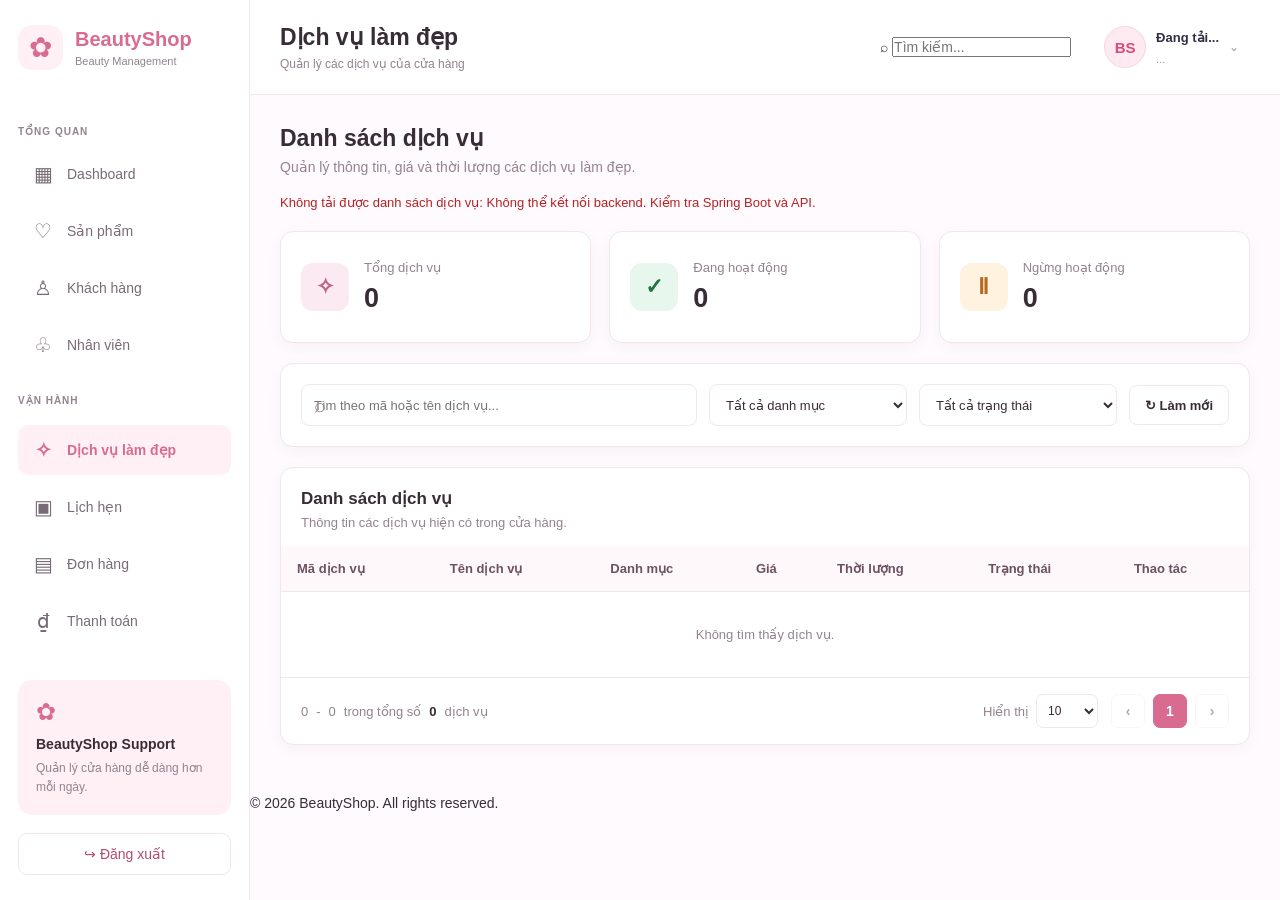
<file: frontend/services.html>
<!DOCTYPE html>
<html lang="vi">
<head>
    <meta charset="UTF-8">
    <meta name="viewport" content="width=device-width, initial-scale=1.0">

    <title>Quản lý dịch vụ | BeautyShop</title>

    <link rel="stylesheet" href="css/style.css">
    <link rel="stylesheet" href="css/dashboard.css">
    <link rel="stylesheet" href="css/responsive.css">
    <link rel="stylesheet" href="css/profile.css">
    <link rel="stylesheet" href="css/services.css">

    <script src="js/app.js" defer></script>
    <script src="js/profile.js" defer></script>
    <script src="js/entity-transfer.js" defer></script>
    <script src="js/services.js" defer></script>
</head>

<body>

<div class="dashboard-layout">

    <!-- SIDEBAR -->
    <aside class="sidebar" id="sidebar">

        <div class="brand">
            <div class="brand-icon">✿</div>

            <div class="brand-info">
                <h2>BeautyShop</h2>
                <span>Beauty Management</span>
            </div>
        </div>

        <div class="sidebar-label">TỔNG QUAN</div>

        <nav class="sidebar-nav">

            <a href="index.html" class="nav-item">
                <span class="nav-icon">▦</span>
                <span>Dashboard</span>
            </a>

            <a href="products.html" class="nav-item">
                <span class="nav-icon">♡</span>
                <span>Sản phẩm</span>
            </a>

            <a href="customers.html" class="nav-item">
                <span class="nav-icon">♙</span>
                <span>Khách hàng</span>
            </a>

            <a href="employees.html" class="nav-item">
                <span class="nav-icon">♧</span>
                <span>Nhân viên</span>
            </a>

            <div class="sidebar-label">VẬN HÀNH</div>

            <a href="services.html" class="nav-item active">
                <span class="nav-icon">✧</span>
                <span>Dịch vụ làm đẹp</span>
            </a>

            <a href="appointments.html" class="nav-item">
                <span class="nav-icon">▣</span>
                <span>Lịch hẹn</span>
            </a>

            <a href="orders.html" class="nav-item">
                <span class="nav-icon">▤</span>
                <span>Đơn hàng</span>
            </a>

            <a href="payments.html" class="nav-item">
                <span class="nav-icon">₫</span>
                <span>Thanh toán</span>
            </a>

            <div class="sidebar-label" data-system-label hidden>HỆ THỐNG</div>
            <a href="data-management.html" class="nav-item" hidden>
                <span class="nav-icon">⇅</span>
                <span>Sao lưu & Dữ liệu</span>
            </a>

        </nav>

        <div class="sidebar-bottom">

            <div class="help-card">
                <div class="help-icon">✿</div>
                <h4>BeautyShop Support</h4>
                <p>Quản lý cửa hàng dễ dàng hơn mỗi ngày.</p>
            </div>

            <button
                class="logout-button"
                id="logoutButton"
                type="button">
                ↪ Đăng xuất
            </button>

        </div>

    </aside>

    <div class="sidebar-overlay" id="sidebarOverlay"></div>

    <!-- MAIN CONTENT -->
    <main class="main-content">

        <!-- TOPBAR -->
        <header class="topbar">

            <div class="topbar-left">

                <button
                    type="button"
                    class="menu-toggle"
                    id="menuToggle"
                    aria-label="Mở menu">
                    ☰
                </button>

                <div class="topbar-title">
                    <h1>Dịch vụ làm đẹp</h1>
                    <p>Quản lý các dịch vụ của cửa hàng</p>
                </div>

            </div>

            <div class="topbar-right">

                <div class="global-search">
                    <span>⌕</span>
                    <input
                        type="search"
                        id="globalSearch"
                        placeholder="Tìm kiếm...">
                </div>

                <!-- PROFILE -->
                <div class="profile-container">

                    <button
                        type="button"
                        class="profile-trigger"
                        id="profileTrigger"
                        aria-expanded="false"
                        aria-controls="profileDropdown">

                        <div class="profile-avatar" id="profileAvatar">
                            BS
                        </div>

                        <div class="profile-info">
                            <strong id="currentUserName">Đang tải...</strong>
                            <span id="currentUserRole">...</span>
                        </div>

                        <span class="profile-chevron">⌄</span>

                    </button>

                    <div
                        class="profile-dropdown"
                        id="profileDropdown"
                        hidden>

                        <div class="profile-dropdown-heading">

                            <div class="profile-avatar" id="dropdownAvatar">
                                BS
                            </div>

                            <div>
                                <strong id="dropdownUserName">Đang tải...</strong>
                                <span id="dropdownUserRole">...</span>
                            </div>

                        </div>

                        <div class="profile-dropdown-divider"></div>

                        <button
                            type="button"
                            class="profile-menu-item"
                            id="viewProfileButton">
                            <span class="profile-menu-icon">♙</span>
                            Thông tin tài khoản
                        </button>

                        <button
                            type="button"
                            class="profile-menu-item"
                            id="changeAvatarButton">
                            <span class="profile-menu-icon">📷</span>
                            Thay đổi ảnh đại diện
                        </button>

                        <div class="profile-dropdown-divider"></div>

                        <button
                            type="button"
                            class="profile-menu-item danger"
                            id="profileLogoutButton">
                            <span class="profile-menu-icon">↪</span>
                            Đăng xuất
                        </button>

                    </div>

                </div>

                <input
                    type="file"
                    id="profileAvatarInput"
                    accept="image/png,image/jpeg,image/webp"
                    hidden>

            </div>

        </header>

        <!-- PAGE CONTENT -->
        <div class="page-content service-page">

            <!-- PAGE HEADING -->
            <section class="section-heading service-heading">

                <div>
                    <h2>Danh sách dịch vụ</h2>
                    <p>
                        Quản lý thông tin, giá và thời lượng
                        các dịch vụ làm đẹp.
                    </p>
                </div>

                <div class="service-intro-actions">

                    <button
                        type="button"
                        id="backupServicesButton"
                        class="btn btn-backup"
                        hidden>
                        <span>⇩</span>
                        Sao lưu dữ liệu
                    </button>

                    <button
                        type="button"
                        class="btn btn-refresh"
                        data-export-csv="services"
                        data-manager-action
                        hidden>
                        <span>⇩</span>
                        Xuất CSV
                    </button>

                    <button
                        type="button"
                        class="btn btn-refresh"
                        data-import-entity="services"
                        data-manager-action
                        hidden>
                        <span>↥</span>
                        Nhập / Khôi phục
                    </button>

                    <button
                        type="button"
                        id="addButton"
                        class="btn btn-primary"
                        hidden>
                        <span>＋</span>
                        Thêm dịch vụ
                    </button>

                </div>

            </section>

            <!-- MESSAGE -->
            <p
                id="message"
                class="service-message"
                role="status"
                aria-live="polite">
            </p>

            <!-- STATISTICS -->
            <section class="service-stats">

                <article class="service-stat-card">
                    <div class="service-stat-icon pink">✧</div>
                    <div>
                        <span>Tổng dịch vụ</span>
                        <strong id="totalServices">0</strong>
                    </div>
                </article>

                <article class="service-stat-card">
                    <div class="service-stat-icon green">✓</div>
                    <div>
                        <span>Đang hoạt động</span>
                        <strong id="activeServices">0</strong>
                    </div>
                </article>

                <article class="service-stat-card">
                    <div class="service-stat-icon orange">Ⅱ</div>
                    <div>
                        <span>Ngừng hoạt động</span>
                        <strong id="inactiveServices">0</strong>
                    </div>
                </article>

            </section>

            <!-- FILTERS -->
            <section class="service-panel service-filters">

                <div class="service-search-box">
                    <span>⌕</span>

                    <input
                        id="searchInput"
                        type="search"
                        placeholder="Tìm theo mã hoặc tên dịch vụ..."
                        aria-label="Tìm kiếm dịch vụ">
                </div>

                <select
                    id="categoryFilter"
                    aria-label="Lọc danh mục">

                    <option value="">Tất cả danh mục</option>
                    <option value="nail">Nail</option>
                    <option value="skincare">Chăm sóc da</option>
                    <option value="hair">Tóc</option>
                    <option value="massage">Massage</option>
                    <option value="other">Khác</option>

                </select>

                <select
                    id="statusFilter"
                    aria-label="Lọc trạng thái">

                    <option value="">Tất cả trạng thái</option>
                    <option value="active">Đang hoạt động</option>
                    <option value="inactive">Ngừng hoạt động</option>

                </select>

                <button
                    type="button"
                    id="refreshButton"
                    class="btn btn-outline">
                    ↻ Làm mới
                </button>

            </section>

            <!-- SERVICE FORM -->
            <section
                id="formCard"
                class="service-panel service-form-card"
                hidden>

                <div class="service-panel-heading">

                    <div>
                        <h3 id="formTitle">Thêm dịch vụ</h3>
                        <p>Nhập thông tin dịch vụ bên dưới.</p>
                    </div>

                    <button
                        id="cancelButton"
                        type="button"
                        class="btn btn-outline">
                        ✕ Đóng
                    </button>

                </div>

                <form id="serviceForm">

                    <input id="documentId" type="hidden">
                    <input id="documentRev" type="hidden">

                    <div class="service-form-grid">

                        <label>
                            Mã dịch vụ

                            <input
                                id="serviceId"
                                type="text"
                                maxlength="50"
                                placeholder="Tự động tạo nếu để trống">

                            <small>Ví dụ: SRV001</small>
                        </label>

                        <label>
                            Tên dịch vụ *

                            <input
                                id="serviceName"
                                type="text"
                                required
                                maxlength="150"
                                placeholder="Ví dụ: Sơn gel cơ bản">
                        </label>

                        <label>
                            Danh mục *

                            <select id="category" required>
                                <option value="nail">Nail</option>
                                <option value="skincare">Chăm sóc da</option>
                                <option value="hair">Tóc</option>
                                <option value="massage">Massage</option>
                                <option value="other">Khác</option>
                            </select>
                        </label>

                        <label>
                            Giá dịch vụ (VNĐ) *

                            <input
                                id="price"
                                type="number"
                                required
                                min="0"
                                step="1000"
                                placeholder="150000">
                        </label>

                        <label>
                            Thời lượng (phút) *

                            <input
                                id="duration"
                                type="number"
                                required
                                min="1"
                                step="1"
                                placeholder="45">
                        </label>

                        <label>
                            Trạng thái *

                            <select id="status" required>
                                <option value="active">Đang hoạt động</option>
                                <option value="inactive">Ngừng hoạt động</option>
                            </select>
                        </label>

                    </div>

                    <div class="service-form-actions">

                        <button
                            id="saveButton"
                            class="btn btn-primary"
                            type="submit">
                            ✓ Lưu dịch vụ
                        </button>

                        <button
                            id="resetButton"
                            class="btn btn-outline"
                            type="reset">
                            ↻ Nhập lại
                        </button>

                    </div>

                </form>

            </section>

            <!-- TABLE -->
            <section class="service-panel service-table-panel">

                <div class="service-table-heading">
                    <div>
                        <h3>Danh sách dịch vụ</h3>
                        <p>Thông tin các dịch vụ hiện có trong cửa hàng.</p>
                    </div>
                </div>

                <div class="service-table-wrapper">

                    <table class="service-table">

                        <thead>
                            <tr>
                                <th>Mã dịch vụ</th>
                                <th>Tên dịch vụ</th>
                                <th>Danh mục</th>
                                <th>Giá</th>
                                <th>Thời lượng</th>
                                <th>Trạng thái</th>
                                <th>Thao tác</th>
                            </tr>
                        </thead>

                        <tbody id="serviceTableBody">
                            <tr>
                                <td colspan="7">
                                    Đang tải dữ liệu...
                                </td>
                            </tr>
                        </tbody>

                    </table>

                </div>

                
<div class="service-pagination">

    <div class="pagination-info">
        <span id="paginationStart">0</span>
        -
        <span id="paginationEnd">0</span>
        trong tổng số
        <strong id="paginationTotal">0</strong>
        dịch vụ
    </div>

    <div class="pagination-controls">

        <label class="page-size-label">
            Hiển thị

            <select id="pageSize">
                <option value="5">5</option>
                <option value="10" selected>10</option>
                <option value="20">20</option>
                <option value="50">50</option>
            </select>
        </label>

        <button
            id="prevButton"
            class="pagination-button"
            type="button"
            aria-label="Trang trước">
            ‹
        </button>

        <div
            id="paginationNumbers"
            class="pagination-numbers">
        </div>

        <button
            id="nextButton"
            class="pagination-button"
            type="button"
            aria-label="Trang sau">
            ›
        </button>

    </div>

</div>


            </section>

        </div>

        <!-- FOOTER -->
        <footer class="dashboard-footer">
            <p>
                © <span id="currentYear"></span>
                BeautyShop. All rights reserved.
            </p>
        </footer>

    </main>

</div>

<!-- PROFILE DIALOG -->
<div
    class="profile-dialog-overlay"
    id="profileDialog"
    hidden>

    <div class="profile-dialog">

        <div class="profile-dialog-header">
            <h3>Thông tin tài khoản</h3>

            <button
                type="button"
                id="closeProfileDialog">
                ×
            </button>
        </div>

        <div class="profile-dialog-body">

            <div class="profile-dialog-avatar">
                <div class="profile-avatar" id="dialogAvatar">BS</div>

                <div>
                    <strong id="dialogUserName">Đang tải...</strong>
                    <span id="dialogUserRole">...</span>
                </div>
            </div>

            <div class="profile-detail">
                <span>Tên đăng nhập</span>
                <strong id="dialogUsername">-</strong>
            </div>

            <div class="profile-detail">
                <span>Mã nhân viên</span>
                <strong id="dialogEmployeeId">-</strong>
            </div>

            <div class="profile-detail">
                <span>Mã chi nhánh</span>
                <strong id="dialogBranchId">-</strong>
            </div>

        </div>

    </div>

</div>

</body>
</html>
</file>
<file: frontend/css/style.css>
* {
    margin: 0;
    padding: 0;
    box-sizing: border-box;
}

:root {
    --primary: #d96b91;
    --primary-light: #fff0f5;
    --background: #fffafd;
    --text: #382c35;
    --muted: #93838f;
    --border: #f0e6ec;
    --white: #ffffff;
}

body {
    font-family: Arial, Helvetica, sans-serif;
    background: var(--background);
    color: var(--text);
    font-size: 14px;
}

a {
    text-decoration: none;
    color: inherit;
}

button,
input {
    font: inherit;
}

button {
    cursor: pointer;
}

[hidden] {
    display: none !important;
}

.app-container {
    min-height: 100vh;
}

.sidebar {
    position: fixed;
    top: 0;
    left: 0;
    width: 250px;
    height: 100vh;
    background: var(--white);
    border-right: 1px solid var(--border);
    padding: 25px 18px;
    display: flex;
    flex-direction: column;
    z-index: 100;
    overflow-y: auto;
}

.brand {
    display: flex;
    align-items: center;
    gap: 12px;
    margin-bottom: 38px;
}

.brand-icon {
    width: 45px;
    height: 45px;
    display: grid;
    place-items: center;
    background: var(--primary-light);
    color: var(--primary);
    border-radius: 14px;
    font-size: 28px;
}

.brand-info h2 {
    font-size: 20px;
    color: var(--primary);
}

.brand-info span {
    display: block;
    margin-top: 4px;
    font-size: 11px;
    color: var(--muted);
}

.sidebar-label {
    margin: 18px 0 12px;
    font-size: 10px;
    font-weight: bold;
    letter-spacing: 1px;
    color: var(--muted);
}

.sidebar-nav {
    display: flex;
    flex-direction: column;
    gap: 7px;
}

.nav-item {
    display: flex;
    align-items: center;
    gap: 13px;
    padding: 13px 14px;
    border-radius: 10px;
    color: #786b76;
    transition: 0.2s;
}

.nav-item:hover,
.nav-item.active {
    color: var(--primary);
    background: var(--primary-light);
}

.nav-item.active {
    font-weight: bold;
}

.nav-icon {
    width: 22px;
    text-align: center;
    font-size: 20px;
}

.sidebar-bottom {
    margin-top: auto;
    padding-top: 25px;
}

.help-card {
    background: var(--primary-light);
    padding: 18px;
    border-radius: 14px;
    margin-bottom: 18px;
}

.help-icon {
    font-size: 24px;
    color: var(--primary);
}

.help-card h4 {
    margin: 10px 0 7px;
}

.help-card p {
    font-size: 12px;
    line-height: 1.6;
    color: var(--muted);
}

.help-card button {
    margin-top: 12px;
    padding: 9px 15px;
    border: 0;
    border-radius: 7px;
    background: var(--primary);
    color: white;
}

.logout-button {
    width: 100%;
    padding: 12px;
    background: white;
    border: 1px solid var(--border);
    border-radius: 9px;
    color: #b54b70;
}

.main-content {
    margin-left: 250px;
    min-width: 0;
}

.topbar {
    min-height: 90px;
    background: white;
    border-bottom: 1px solid var(--border);
    padding: 18px 30px;
    display: flex;
    align-items: center;
    justify-content: space-between;
    gap: 20px;
}

.topbar-left,
.topbar-right {
    display: flex;
    align-items: center;
    gap: 18px;
}

.topbar h1 {
    font-size: 23px;
}

.topbar-left p {
    margin-top: 6px;
    color: var(--muted);
    font-size: 12px;
}

.topbar-right {
    gap: 22px;
}

.search-box {
    display: flex;
    align-items: center;
    gap: 10px;
    background: #faf6f9;
    border: 1px solid var(--border);
    border-radius: 9px;
    padding: 10px 13px;
}

.search-box input {
    width: 155px;
    border: none;
    outline: none;
    background: transparent;
}

.notification-button {
    position: relative;
    border: 0;
    background: transparent;
    font-size: 22px;
}

.notification-dot {
    position: absolute;
    top: 1px;
    right: 0;
    width: 7px;
    height: 7px;
    background: #e96c92;
    border-radius: 50%;
}

.profile {
    display: flex;
    align-items: center;
    gap: 10px;
}

.avatar {
    width: 40px;
    height: 40px;
    display: grid;
    place-items: center;
    border-radius: 50%;
    background: var(--primary-light);
    color: var(--primary);
    font-weight: bold;
}

.profile-info strong,
.profile-info span {
    display: block;
}

.profile-info strong {
    font-size: 12px;
}

.profile-info span {
    margin-top: 5px;
    font-size: 11px;
    color: var(--muted);
}

.page-content {
    padding: 30px;
}

.menu-toggle {
    display: none;
    border: 0;
    background: transparent;
    font-size: 22px;
}

.footer {
    display: flex;
    justify-content: space-between;
    gap: 15px;
    margin-top: 35px;
    padding: 20px 0;
    border-top: 1px solid var(--border);
    color: var(--muted);
    font-size: 12px;
}

@media (max-width: 1100px) {
    .sidebar {
        width: 220px;
    }

    .main-content {
        margin-left: 220px;
    }

    .topbar {
        padding: 18px 20px;
    }

    .page-content {
        padding: 20px;
    }

    .search-box input {
        width: 100px;
    }
}
</file>
<file: frontend/css/dashboard.css>
.welcome-banner {
    position: relative;
    display: flex;
    justify-content: space-between;
    align-items: center;
    min-height: 260px;
    padding: 35px 40px;
    overflow: hidden;
    border-radius: 20px;
    background: linear-gradient(120deg, #fce5ed, #f8dce9, #eee5fa);
}

.welcome-text {
    max-width: 500px;
    position: relative;
    z-index: 2;
}

.welcome-tag {
    color: #bd5d81;
    font-size: 10px;
    font-weight: bold;
    letter-spacing: 2px;
}

.welcome-text h2 {
    margin: 17px 0 12px;
    font-size: 32px;
    line-height: 1.4;
}

.welcome-text p {
    max-width: 420px;
    color: #7e6878;
    line-height: 1.8;
}

.primary-button {
    display: inline-flex;
    align-items: center;
    gap: 15px;
    margin-top: 22px;
    padding: 12px 18px;
    border-radius: 9px;
    background: #d96b91;
    color: white;
    font-weight: bold;
}

.welcome-decoration {
    position: relative;
    width: 220px;
    height: 200px;
    display: grid;
    place-items: center;
}

.decoration-circle {
    width: 155px;
    height: 155px;
    display: grid;
    place-items: center;
    border-radius: 50%;
    background: rgba(255, 255, 255, 0.65);
    color: #d96b91;
    font-size: 95px;
}

.decoration-star {
    position: absolute;
    color: #b86c9b;
    font-size: 30px;
}

.star-one {
    top: 5px;
    right: 15px;
}

.star-two {
    bottom: 15px;
    left: 5px;
}

.star-three {
    top: 50%;
    right: 0;
}

.section-block {
    margin-top: 32px;
}

.section-heading,
.card-heading {
    display: flex;
    align-items: center;
    justify-content: space-between;
    gap: 15px;
    margin-bottom: 20px;
}

.section-heading h2,
.card-heading h2 {
    font-size: 19px;
}

.section-heading p,
.card-heading p {
    margin-top: 7px;
    color: #93838f;
    font-size: 12px;
}

.date-label {
    color: #93838f;
    font-size: 12px;
}

.stats-grid {
    display: grid;
    grid-template-columns: repeat(4, minmax(0, 1fr));
    gap: 18px;
}

.stat-card,
.content-card {
    padding: 22px;
    border: 1px solid #f0e6ec;
    border-radius: 15px;
    background: white;
}

.stat-card[hidden] {
    display: none !important;
}

.stat-top {
    display: flex;
    align-items: center;
    justify-content: space-between;
    gap: 10px;
}

.stat-icon,
.quick-action-icon {
    width: 43px;
    height: 43px;
    display: grid;
    place-items: center;
    flex-shrink: 0;
    border-radius: 12px;
    font-size: 22px;
}

.pink {
    background: #fff0f5;
    color: #d96b91;
}

.purple {
    background: #f2edff;
    color: #9272d8;
}

.orange {
    background: #fff2e5;
    color: #e69b54;
}

.green {
    background: #e7f8ee;
    color: #4eae7b;
}

.stat-status {
    font-size: 10px;
    color: #93838f;
}

.stat-label {
    margin-top: 20px;
    color: #837482;
    font-size: 12px;
}

.stat-card h3 {
    margin-top: 10px;
    font-size: 24px;
    overflow-wrap: anywhere;
}

.stat-description {
    margin-top: 10px;
    color: #93838f;
    font-size: 11px;
    line-height: 1.5;
}

.dashboard-grid {
    display: grid;
    grid-template-columns: minmax(0, 1.5fr) minmax(0, 1fr);
    gap: 20px;
    margin-top: 30px;
}

.content-card {
    min-width: 0;
}

.text-link {
    color: #d96b91;
    font-size: 12px;
    font-weight: bold;
    white-space: nowrap;
}

.table-container {
    width: 100%;
    overflow-x: auto;
}

table {
    width: 100%;
    border-collapse: collapse;
    text-align: left;
    white-space: nowrap;
}

th {
    padding: 13px 10px;
    background: #fff8fb;
    color: #93838f;
    font-size: 11px;
    font-weight: normal;
}

td {
    padding: 15px 10px;
    border-bottom: 1px solid #f5edf2;
    font-size: 12px;
}

.customer-cell {
    display: flex;
    align-items: center;
    gap: 9px;
}

.mini-avatar {
    width: 30px;
    height: 30px;
    display: grid;
    place-items: center;
    border-radius: 50%;
    font-size: 10px;
    font-weight: bold;
}

.badge {
    display: inline-block;
    padding: 6px 8px;
    border-radius: 6px;
    font-size: 10px;
}

.confirmed {
    background: #e7f8ee;
    color: #359263;
}

.pending {
    background: #fff2df;
    color: #c78a35;
}

.product-list {
    display: flex;
    flex-direction: column;
    gap: 20px;
}

.product-item {
    display: flex;
    align-items: center;
    gap: 12px;
}

.product-image {
    width: 55px;
    height: 55px;
    display: grid;
    place-items: center;
    flex-shrink: 0;
    border-radius: 12px;
    font-size: 25px;
}

.skincare {
    background: #fce7ed;
    color: #c9678a;
}

.makeup {
    background: #f1e8ff;
    color: #9872d5;
}

.haircare {
    background: #e8f5e9;
    color: #579b6c;
}

.product-info {
    min-width: 0;
    flex: 1;
}

.product-info h4 {
    font-size: 12px;
}

.product-info p {
    margin-top: 6px;
    color: #93838f;
    font-size: 11px;
}

.product-price {
    text-align: right;
}

.product-price strong {
    font-size: 12px;
}

.product-price span {
    display: block;
    margin-top: 6px;
    color: #359263;
    font-size: 10px;
}

.secondary-button {
    display: block;
    margin-top: 24px;
    padding: 12px;
    border: 1px solid #f1d5e0;
    border-radius: 9px;
    color: #d96b91;
    text-align: center;
    font-weight: bold;
}

.quick-actions-grid {
    display: grid;
    grid-template-columns: repeat(2, minmax(0, 1fr));
    gap: 15px;
}

.quick-action {
    display: flex;
    align-items: center;
    gap: 14px;
    min-width: 0;
    padding: 18px;
    background: white;
    border: 1px solid #f0e6ec;
    border-radius: 13px;
    transition: 0.2s;
}

.quick-action:hover {
    border-color: #e5a2bb;
    transform: translateY(-2px);
}

.quick-action > span:nth-child(2) {
    flex: 1;
    min-width: 0;
}

.quick-action strong,
.quick-action small {
    display: block;
}

.quick-action strong {
    font-size: 12px;
}

.quick-action small {
    margin-top: 6px;
    color: #93838f;
    font-size: 11px;
    line-height: 1.5;
}

.action-arrow {
    color: #d96b91;
    font-size: 20px;
}

@media (max-width: 1250px) {
    .stats-grid {
        grid-template-columns: repeat(2, minmax(0, 1fr));
    }

    .dashboard-grid {
        grid-template-columns: 1fr;
    }
}


.dashboard-date {
    display: flex;
    align-items: center;
    justify-content: flex-end;
    gap: 12px;
    flex-wrap: wrap;
}

.refresh-button {
    padding: 8px 12px;
    border: 1px solid #f1d5e0;
    border-radius: 8px;
    background: #fff;
    color: #d96b91;
    cursor: pointer;
    font-size: 12px;
    font-weight: 600;
}

.refresh-button:hover {
    background: #fff0f5;
}

.stat-card h3 {
    min-height: 29px;
}

@media (max-width: 600px) {
    .dashboard-date {
        justify-content: flex-start;
    }

    .section-heading {
        align-items: flex-start;
        flex-direction: column;
    }
}
</file>
<file: frontend/css/responsive.css>
@media (max-width: 900px) {
    .sidebar {
        transform: translateX(-100%);
        transition: transform 0.25s ease;
        width: 250px;
        box-shadow: none;
    }

    .sidebar.open {
        transform: translateX(0);
        box-shadow: 10px 0 30px rgba(50, 20, 40, 0.12);
    }

    .main-content {
        margin-left: 0;
    }

    .menu-toggle {
        display: block;
    }

    .topbar {
        flex-wrap: wrap;
    }

    .welcome-text h2 {
        font-size: 27px;
    }
}

@media (max-width: 600px) {
    .topbar {
        padding: 15px;
    }

    .topbar-right {
        width: 100%;
        justify-content: space-between;
        gap: 10px;
    }

    .search-box {
        flex: 1;
        min-width: 0;
    }

    .search-box input {
        width: 100%;
        min-width: 0;
    }

    .profile-info {
        display: none;
    }

    .page-content {
        padding: 15px;
    }

    .welcome-banner {
        min-height: 0;
        padding: 25px 20px;
    }

    .welcome-text h2 {
        font-size: 24px;
    }

    .welcome-text p {
        font-size: 12px;
    }

    .welcome-decoration {
        display: none;
    }

    .stats-grid {
        grid-template-columns: 1fr;
        gap: 12px;
    }

    .stat-card {
        padding: 18px;
    }

    .section-heading,
    .card-heading {
        align-items: flex-start;
    }

    .content-card {
        padding: 15px;
    }

    .quick-actions-grid {
        grid-template-columns: 1fr;
    }

    .footer {
        flex-direction: column;
    }
}
</file>
<file: frontend/css/dashboard-payment.css>
/* =====================================================
   DASHBOARD - TÌNH HÌNH THANH TOÁN
===================================================== */

.payment-dashboard-section {
    margin-top: 24px;
}
.payment-dashboard-section[hidden] {
    display: none !important;
}

/* Tiêu đề */

.payment-dashboard-heading {
    display: flex;
    justify-content: space-between;
    align-items: center;
    gap: 16px;
    margin-bottom: 16px;
}

.payment-dashboard-heading h2 {
    margin: 0 0 5px;
    color: #34283d;
    font-size: 21px;
}

.payment-dashboard-heading p {
    margin: 0;
    color: #817788;
    font-size: 13px;
}

/* Liên kết */

.payment-dashboard-link {
    color: #99416e;
    font-weight: 700;
    text-decoration: none;
    white-space: nowrap;
}

.payment-dashboard-link:hover {
    text-decoration: underline;
}

/* Các thẻ thống kê */

.payment-dashboard-metrics {
    display: grid;
    grid-template-columns: repeat(4, minmax(0, 1fr));
    gap: 14px;
    margin-bottom: 16px;
}

.payment-dashboard-metric {
    min-width: 0;
    padding: 18px;
    border: 1px solid #eee8f1;
    border-radius: 13px;
    background: #fff;
    box-shadow: 0 4px 18px #30204008;
}

.payment-dashboard-metric span {
    display: block;
    color: #817788;
    font-size: 13px;
}

.payment-dashboard-metric strong {
    display: block;
    margin-top: 10px;
    color: #34283d;
    font-size: clamp(20px, 2vw, 27px);
    overflow-wrap: anywhere;
}

.payment-dashboard-metric.revenue strong {
    color: #a33d70;
}

/* Khung bảng */

.payment-dashboard-card {
    padding: 20px;
    border: 1px solid #eee8f1;
    border-radius: 14px;
    background: #fff;
    box-shadow: 0 4px 18px #30204008;
}

.payment-dashboard-card h3 {
    margin: 0 0 14px;
    font-size: 17px;
}

.payment-dashboard-table-wrap {
    width: 100%;
    overflow-x: auto;
}

/* Bảng giao dịch */

.payment-dashboard-table {
    width: 100%;
    min-width: 650px;
    border-collapse: collapse;
}

.payment-dashboard-table th,
.payment-dashboard-table td {
    padding: 12px 10px;
    border-bottom: 1px solid #eeeaf2;
    text-align: left;
    font-size: 13px;
}

.payment-dashboard-table th {
    background: #faf8fc;
    color: #6c6275;
}

/* Trạng thái */

.dashboard-payment-badge {
    display: inline-block;
    padding: 5px 9px;
    border-radius: 20px;
    background: #f0edf4;
    color: #63596c;
    font-size: 12px;
    white-space: nowrap;
}

.dashboard-payment-badge.paid {
    background: #e1f5e8;
    color: #217444;
}

.dashboard-payment-badge.pending {
    background: #fff1d8;
    color: #875b12;
}

.dashboard-payment-badge.cancelled {
    background: #fce6e8;
    color: #a42d3a;
}

/* Trạng thái rỗng */

.dashboard-payment-empty {
    padding: 22px !important;
    color: #817788;
    text-align: center !important;
}

#dashboardPaymentMessage {
    margin: 10px 0 0;
    color: #a42d3a;
    font-size: 13px;
}

/* Tablet */

@media (max-width: 900px) {

    .payment-dashboard-metrics {
        grid-template-columns: repeat(2, minmax(0, 1fr));
    }
}

/* Mobile */

@media (max-width: 560px) {

    .payment-dashboard-heading {
        align-items: flex-start;
        flex-direction: column;
    }

    .payment-dashboard-metrics {
        grid-template-columns: 1fr;
    }

    .payment-dashboard-card {
        padding: 15px;
    }
}
</file>
<file: frontend/css/dashboard-interactions.css>
/* =====================================================
   DASHBOARD - SEARCH, SUPPORT, NOTIFICATION, ACCOUNT
===================================================== */

/* Bắt buộc ẩn các thành phần có thuộc tính hidden */
[hidden] {
    display: none !important;
}


/* =====================================================
   1. TÌM KIẾM
===================================================== */

.dashboard-search-container {
    position: relative;
    width: min(300px, 100%);
    z-index: 20;
}

.dashboard-search-container .search-box {
    width: 100%;
}

.dashboard-search-results {
    position: absolute;
    top: calc(100% + 10px);
    left: 0;
    right: 0;
    z-index: 1000;

    max-height: 360px;
    overflow-y: auto;

    padding: 8px;

    border: 1px solid #eee5ef;
    border-radius: 12px;

    background: #fff;

    box-shadow: 0 12px 35px #30204018;
}

.search-result-heading {
    padding: 10px 12px;

    border-bottom: 1px solid #f0edf4;

    color: #817788;

    font-size: 12px;
    font-weight: 700;
}

.search-result-item {
    display: flex;
    align-items: center;
    gap: 10px;

    width: 100%;
    padding: 12px;

    border: 0;
    border-radius: 8px;

    background: transparent;
    color: #372c40;

    text-align: left;
    font: inherit;
    font-size: 13px;

    cursor: pointer;

    transition: background .2s ease;
}

.search-result-item:hover {
    background: #fbf2f8;
}

.search-result-icon {
    display: flex;
    align-items: center;
    justify-content: center;

    flex-shrink: 0;

    width: 32px;
    height: 32px;

    border-radius: 9px;

    background: #f9e8f1;
    color: #a64d79;

    font-size: 16px;
}

.search-result-item > span:last-child {
    overflow: hidden;
    text-overflow: ellipsis;

    display: -webkit-box;
    -webkit-line-clamp: 2;
    -webkit-box-orient: vertical;
}

.search-all-link {
    display: block;

    padding: 12px;

    border-top: 1px solid #f0edf4;

    color: #a64d79;

    font-size: 13px;
    font-weight: 700;
    text-decoration: none;
}

.search-all-link:hover {
    background: #fbf2f8;
}

.search-empty {
    padding: 16px;
}

.search-empty strong {
    display: block;
    color: #392d42;
    font-size: 14px;
}

.search-empty p {
    margin: 8px 0;
    color: #817788;
    font-size: 12px;
    line-height: 1.5;
}

.search-empty a {
    color: #a64d79;
    font-size: 13px;
    font-weight: 700;
    text-decoration: none;
}

.dashboard-search-highlight {
    outline: 2px solid #b85d8b !important;
    outline-offset: -2px;
    background: #fff5fa !important;
}


/* =====================================================
   2. THÔNG BÁO
===================================================== */

.dashboard-notification-container {
    position: relative;
    display: flex;
    align-items: center;
}

.dashboard-notification-container .notification-button {
    position: relative;
}

.notification-count {
    position: absolute;
    top: -7px;
    right: -7px;

    min-width: 19px;
    height: 19px;

    display: flex;
    align-items: center;
    justify-content: center;

    padding: 0 5px;

    border: 2px solid #fff;
    border-radius: 20px;

    background: #d94d68;
    color: #fff;

    font-size: 10px;
    font-weight: 700;
}

.notification-panel {
    position: absolute;
    top: calc(100% + 14px);
    right: 0;

    z-index: 1001;

    width: min(370px, calc(100vw - 30px));
    max-height: 460px;

    overflow-y: auto;

    padding: 16px;

    border: 1px solid #eee5ef;
    border-radius: 14px;

    background: #fff;

    box-shadow: 0 14px 45px #30204020;
}

.notification-panel-heading {
    display: flex;
    align-items: flex-start;
    justify-content: space-between;

    gap: 15px;

    padding-bottom: 13px;

    border-bottom: 1px solid #f0edf4;
}

.notification-panel-heading h3 {
    margin: 0;

    color: #392d42;

    font-size: 17px;
}

.notification-panel-heading p {
    margin: 5px 0 0;

    color: #817788;

    font-size: 12px;
}

.notification-panel-heading button {
    width: 30px;
    height: 30px;

    border: 0;
    border-radius: 50%;

    background: #f4f0f6;
    color: #5c5065;

    font-size: 20px;

    cursor: pointer;
}

.notification-list {
    padding-top: 8px;
}

.notification-item {
    display: flex;
    align-items: center;
    gap: 10px;

    padding: 12px 5px;

    border-bottom: 1px solid #f3eff5;

    color: #352b3f;
    text-decoration: none;

    transition: background .2s ease;
}

.notification-item:hover {
    background: #fcf7fa;
}

.notification-item-icon {
    display: flex;
    align-items: center;
    justify-content: center;

    flex-shrink: 0;

    width: 36px;
    height: 36px;

    border-radius: 10px;

    background: #f6e8f0;
    color: #a64d79;

    font-size: 17px;
    font-weight: 700;
}

.notification-item-icon.warning {
    background: #fff1d8;
    color: #a36b18;
}

.notification-item-content {
    display: flex;
    flex: 1;
    flex-direction: column;
    gap: 4px;

    min-width: 0;
}

.notification-item-content strong {
    color: #392d42;
    font-size: 12px;
}

.notification-item-content small {
    color: #817788;
    font-size: 11px;
    line-height: 1.4;
}

.notification-arrow {
    flex-shrink: 0;
    color: #a64d79;
    font-weight: 700;
}

.notification-empty {
    padding: 22px 10px;
    text-align: center;
}

.notification-empty > span {
    display: block;
    margin-bottom: 10px;

    color: #329b62;
    font-size: 25px;
}

.notification-empty strong {
    color: #392d42;
    font-size: 13px;
}

.notification-empty p {
    margin: 6px 0 0;
    color: #817788;
    font-size: 12px;
}

.notification-loading {
    padding: 15px;
    color: #817788;
    font-size: 13px;
    text-align: center;
}

.notification-error {
    padding: 15px;
    color: #a42d3a;
    font-size: 12px;
}

.notification-error p {
    overflow-wrap: anywhere;
}

.notification-error button {
    padding: 8px 12px;

    border: 0;
    border-radius: 7px;

    background: #f6e7ee;
    color: #993d6d;

    font-weight: 700;
    cursor: pointer;
}

.notification-footer-link {
    display: block;

    margin-top: 10px;
    padding: 12px 8px;

    border-top: 1px solid #f0edf4;

    color: #a64d79;

    font-size: 12px;
    font-weight: 700;

    text-align: center;
    text-decoration: none;
}

.notification-footer-link:hover {
    background: #fbf2f8;
}


/* =====================================================
   3. HỖ TRỢ
===================================================== */

.dashboard-support-dialog {
    width: min(600px, calc(100% - 24px));
    max-height: 85vh;

    padding: 25px;

    overflow-y: auto;

    border: 0;
    border-radius: 16px;

    background: #fff;

    box-shadow: 0 15px 70px #1d142b35;
}

.dashboard-support-dialog::backdrop {
    background: #21162c80;
}

.support-dialog-heading {
    display: flex;
    justify-content: space-between;
    align-items: flex-start;

    gap: 15px;

    margin-bottom: 20px;
}

.support-dialog-heading h2 {
    margin: 10px 0 6px;

    color: #352a3f;
    font-size: 23px;
}

.support-dialog-heading p {
    margin: 0;

    color: #817788;
    font-size: 13px;
    line-height: 1.5;
}

.support-close-button {
    width: 36px;
    height: 36px;

    flex-shrink: 0;

    border: 0;
    border-radius: 50%;

    background: #f1edf4;
    color: #504458;

    font-size: 24px;
    cursor: pointer;
}

.support-content {
    display: flex;
    flex-direction: column;
    gap: 10px;
}

.support-item {
    display: flex;
    align-items: flex-start;
    gap: 13px;

    padding: 14px;

    border: 1px solid #eee8f1;
    border-radius: 11px;

    background: #fff;
}

.support-item-icon {
    display: flex;
    align-items: center;
    justify-content: center;

    flex-shrink: 0;

    width: 38px;
    height: 38px;

    border-radius: 10px;

    background: #f9e8f1;
    color: #a64d79;

    font-size: 18px;
}

.support-item h3 {
    margin: 0 0 6px;

    color: #392d42;
    font-size: 14px;
}

.support-item p {
    margin: 0;

    color: #817788;
    font-size: 12px;
    line-height: 1.55;
}

.support-item a {
    display: inline-block;

    margin-top: 9px;

    color: #a64d79;

    font-size: 12px;
    font-weight: 700;

    text-decoration: none;
}

.support-item a:hover {
    text-decoration: underline;
}

.support-note {
    margin: 18px 0 0;
    padding: 12px;

    border-radius: 9px;

    background: #faf7fb;
    color: #817788;

    font-size: 12px;
    line-height: 1.5;
}


/* =====================================================
   4. TÀI KHOẢN
===================================================== */

.profile-info strong {
    display: block;
}

.profile-info span {
    display: block;
}


/* =====================================================
   5. RESPONSIVE
===================================================== */

@media (max-width: 900px) {

    .dashboard-search-container {
        width: 230px;
    }
}


@media (max-width: 600px) {

    .dashboard-search-container {
        width: 100%;
        max-width: 100%;
    }

    .dashboard-search-results {
        max-height: 300px;
    }

    .notification-panel {
        position: fixed;

        top: 75px;
        right: 12px;
        left: 12px;

        width: auto;
        max-height: min(70vh, 460px);
    }

    .dashboard-support-dialog {
        padding: 17px;
    }

    .support-dialog-heading h2 {
        font-size: 20px;
    }

    .support-item {
        padding: 11px;
    }
    /* =====================================================
   HIỂN THỊ THÔNG TIN KHÁCH HÀNG VÀ DỊCH VỤ
===================================================== */

.dashboard-cell-text {
    display: flex;
    flex-direction: column;
    gap: 4px;
    min-width: 0;
}

.dashboard-primary-text {
    color: #392d42;
    font-size: 13px;
    font-weight: 600;
    overflow-wrap: anywhere;
}

.dashboard-secondary-text {
    display: block;
    color: #918798;
    font-size: 11px;
    line-height: 1.5;
    overflow-wrap: anywhere;
}

.dashboard-service-name {
    color: #51445d;
    font-size: 13px;
    line-height: 1.5;
    overflow-wrap: anywhere;
}

.dashboard-appointment-date {
    color: #392d42;
    font-size: 13px;
    font-weight: 600;
}
}
</file>
<file: frontend/css/profile.css>
/* =========================================
   BEAUTYSHOP - PROFILE COMPONENT
========================================= */

.profile-container {
    position: relative;
    display: flex;
    align-items: center;
    z-index: 100;
}

.profile-trigger {
    display: flex;
    align-items: center;
    gap: 10px;
    padding: 7px 10px;
    border: 1px solid transparent;
    border-radius: 14px;
    background: transparent;
    cursor: pointer;
    text-align: left;
    transition: all 0.25s ease;
}

.profile-trigger:hover,
.profile-trigger[aria-expanded="true"] {
    background: #fff0f5;
    border-color: #f8d5e2;
}

.profile-trigger:focus-visible {
    outline: 3px solid #f2a8c4;
    outline-offset: 3px;
}

.profile-avatar {
    width: 42px;
    height: 42px;
    min-width: 42px;
    border-radius: 50%;
    display: flex;
    align-items: center;
    justify-content: center;
    overflow: hidden;
    background: #ffeaf1;
    color: #d94b78;
    font-size: 15px;
    font-weight: 700;
    border: 1px solid #f8d5e2;
}

.profile-avatar img {
    width: 100%;
    height: 100%;
    object-fit: cover;
}

.profile-info {
    display: flex;
    flex-direction: column;
    gap: 3px;
}

.profile-info strong {
    color: #303044;
    font-size: 13px;
    font-weight: 700;
}

.profile-info span {
    color: #9292a5;
    font-size: 11px;
}

.profile-chevron {
    color: #999;
    font-size: 12px;
    transition: transform 0.25s ease;
}

.profile-trigger[aria-expanded="true"] .profile-chevron {
    transform: rotate(180deg);
}

/* DROPDOWN */

.profile-dropdown {
    position: absolute;
    top: calc(100% + 12px);
    right: 0;
    z-index: 1000;
    width: 260px;
    padding: 9px;
    background: #fff;
    border: 1px solid #f0e6eb;
    border-radius: 16px;
    box-shadow: 0 12px 35px rgba(50, 30, 45, 0.15);
    animation: profileDropdownIn 0.2s ease;
}

.profile-dropdown[hidden] {
    display: none;
}

@keyframes profileDropdownIn {
    from {
        opacity: 0;
        transform: translateY(-8px);
    }

    to {
        opacity: 1;
        transform: translateY(0);
    }
}

.profile-dropdown-heading {
    display: flex;
    align-items: center;
    gap: 10px;
    padding: 10px;
}

.profile-dropdown-heading strong {
    display: block;
    color: #303044;
    font-size: 13px;
}

.profile-dropdown-heading span {
    display: block;
    margin-top: 4px;
    color: #999;
    font-size: 11px;
}

.profile-dropdown-divider {
    height: 1px;
    margin: 7px 0;
    background: #f0e8ed;
}

.profile-menu-item {
    width: 100%;
    display: flex;
    align-items: center;
    gap: 11px;
    padding: 11px 12px;
    border: none;
    border-radius: 10px;
    background: transparent;
    color: #555568;
    font-size: 13px;
    text-align: left;
    cursor: pointer;
    transition: all 0.2s ease;
}

.profile-menu-item:hover {
    background: #fff0f5;
    color: #d94b78;
    transform: translateX(3px);
}

.profile-menu-item.danger {
    color: #e05265;
}

.profile-menu-item.danger:hover {
    background: #fff0f0;
    color: #c92d45;
}

.profile-menu-icon {
    width: 20px;
    text-align: center;
    font-size: 16px;
}

/* ACCOUNT DIALOG */

.profile-dialog {
    width: min(420px, calc(100% - 30px));
    padding: 0;
    border: none;
    border-radius: 18px;
    box-shadow: 0 20px 60px rgba(0, 0, 0, 0.2);
}

.profile-dialog::backdrop {
    background: rgba(35, 25, 35, 0.45);
    backdrop-filter: blur(3px);
}

.profile-dialog-content {
    padding: 25px;
}

.profile-dialog-header {
    display: flex;
    align-items: center;
    justify-content: space-between;
    margin-bottom: 22px;
}

.profile-dialog-header h2 {
    margin: 0;
    color: #303044;
    font-size: 19px;
}

.profile-dialog-close {
    width: 32px;
    height: 32px;
    border: none;
    border-radius: 50%;
    background: #f7f2f5;
    color: #777;
    font-size: 20px;
    cursor: pointer;
}

.profile-dialog-user {
    display: flex;
    flex-direction: column;
    align-items: center;
    gap: 9px;
    margin-bottom: 22px;
}

.profile-dialog-user .profile-avatar {
    width: 76px;
    height: 76px;
    font-size: 23px;
}

.profile-dialog-user strong {
    color: #303044;
    font-size: 16px;
}

.profile-dialog-user span {
    color: #999;
    font-size: 12px;
}

.profile-detail {
    display: flex;
    justify-content: space-between;
    gap: 12px;
    padding: 12px 0;
    border-top: 1px solid #f1e9ed;
    font-size: 13px;
}

.profile-detail span {
    color: #888;
}

.profile-detail strong {
    color: #454555;
    text-align: right;
    overflow-wrap: anywhere;
}

@media (max-width: 600px) {
    .profile-info,
    .profile-chevron {
        display: none;
    }

    .profile-trigger {
        padding: 4px;
    }

    .profile-dropdown {
        right: 0;
        width: 250px;
    }
}
</file>
<file: frontend/css/appointments.css>
/* ============================================
   APPOINTMENTS PAGE
============================================ */

.appointment-page {
    display: flex;
    flex-direction: column;
    gap: 24px;
    animation: appointmentFadeIn 0.45s ease;
}

@keyframes appointmentFadeIn {
    from {
        opacity: 0;
        transform: translateY(10px);
    }

    to {
        opacity: 1;
        transform: translateY(0);
    }
}

/* ============================================
   PAGE HEADING
============================================ */

.appointment-heading {
    display: flex;
    justify-content: space-between;
    align-items: center;
    gap: 20px;
}

#backupAppointmentsButton[hidden] {
    display: none !important;
}

.appointment-heading h1 {
    margin: 5px 0 8px;
    color: var(--text, #342630);
    font-size: 27px;
    font-weight: 750;
}

.appointment-heading p {
    margin: 0;
    color: var(--muted, #82717c);
    font-size: 14px;
}

.section-eyebrow {
    color: var(--primary, #bd6687);
    font-size: 10px;
    font-weight: 800;
    letter-spacing: 1.4px;
}

/* ============================================
   BUTTONS
============================================ */

.appointment-page .btn {
    display: inline-flex;
    align-items: center;
    justify-content: center;
    gap: 8px;
    min-height: 40px;
    padding: 10px 17px;
    border: 1px solid transparent;
    border-radius: 10px;
    font-size: 13px;
    font-weight: 700;
    cursor: pointer;
    transition:
        transform 0.2s ease,
        box-shadow 0.2s ease,
        background 0.2s ease;
}

.appointment-page .btn:hover {
    transform: translateY(-2px);
}

.appointment-page .btn:active {
    transform: translateY(0);
}

.appointment-page .btn-primary {
    color: #fff;
    background: linear-gradient(135deg, #d47b9b, #ad5277);
    box-shadow: 0 5px 13px rgb(189 102 135 / 20%);
}

.appointment-page .btn-primary:hover {
    box-shadow: 0 8px 18px rgb(189 102 135 / 30%);
}

.appointment-page .btn-secondary {
    color: #80516a;
    background: #fff0f5;
    border-color: #f0d5e0;
}

.appointment-page .btn-secondary:hover {
    background: #fbe3ec;
}

.appointment-page button:disabled {
    opacity: 0.55;
    cursor: not-allowed;
    transform: none;
}

/* ============================================
   STATISTICS
============================================ */

.appointment-statistics {
    display: grid;
    grid-template-columns: repeat(4, minmax(0, 1fr));
    gap: 16px;
}

.appointment-stat-card {
    display: flex;
    align-items: center;
    gap: 15px;
    min-width: 0;
    padding: 20px;
    background: #fff;
    border: 1px solid var(--border, #eadde4);
    border-radius: 15px;
    box-shadow: 0 4px 15px rgb(65 35 50 / 3%);
    transition:
        transform 0.25s ease,
        box-shadow 0.25s ease;
}

.appointment-stat-card:hover {
    transform: translateY(-4px);
    box-shadow: 0 9px 22px rgb(65 35 50 / 8%);
}

.appointment-stat-icon {
    display: flex;
    align-items: center;
    justify-content: center;
    flex: 0 0 48px;
    width: 48px;
    height: 48px;
    border-radius: 13px;
    font-size: 23px;
    font-weight: 800;
}

.appointment-stat-icon.pink {
    color: #bd6687;
    background: #fceaf1;
}

.appointment-stat-icon.orange {
    color: #c47b32;
    background: #fff2df;
}

.appointment-stat-icon.blue {
    color: #477db8;
    background: #eaf3ff;
}

.appointment-stat-icon.green {
    color: #39845e;
    background: #e9f7ef;
}

.appointment-stat-content {
    display: flex;
    flex-direction: column;
    min-width: 0;
}

.appointment-stat-content span {
    color: var(--muted, #82717c);
    font-size: 12px;
}

.appointment-stat-content strong {
    margin: 5px 0 3px;
    color: var(--text, #342630);
    font-size: 25px;
    font-weight: 800;
}

.appointment-stat-content small {
    color: #a1959d;
    font-size: 10px;
}

/* ============================================
   FORM CARD
============================================ */

.appointment-form-card {
    padding: 24px;
    background: #fff;
    border: 1px solid var(--border, #eadde4);
    border-radius: 16px;
    box-shadow: 0 7px 22px rgb(65 35 50 / 5%);
    animation: appointmentFormIn 0.3s ease;
}

.appointment-form-card[hidden] {
    display: none;
}

@keyframes appointmentFormIn {
    from {
        opacity: 0;
        transform: translateY(12px);
    }

    to {
        opacity: 1;
        transform: translateY(0);
    }
}

.appointment-form-heading {
    display: flex;
    align-items: flex-start;
    justify-content: space-between;
    gap: 15px;
    padding-bottom: 20px;
    margin-bottom: 22px;
    border-bottom: 1px solid #f0e6eb;
}

.appointment-form-heading h2 {
    margin: 6px 0;
    color: var(--text, #342630);
    font-size: 19px;
}

.appointment-form-heading p {
    margin: 0;
    color: var(--muted, #82717c);
    font-size: 12px;
}

.appointment-close-button {
    width: 34px;
    height: 34px;
    border: 0;
    border-radius: 9px;
    color: #94677c;
    background: #fff0f5;
    font-size: 23px;
    cursor: pointer;
    transition: 0.2s ease;
}

.appointment-close-button:hover {
    color: #fff;
    background: #bd6687;
    transform: rotate(90deg);
}

.appointment-form-grid {
    display: grid;
    grid-template-columns: repeat(2, minmax(0, 1fr));
    gap: 18px;
}

.appointment-form-grid .form-group {
    display: flex;
    flex-direction: column;
    gap: 8px;
    min-width: 0;
}

.appointment-form-grid .form-group-full {
    grid-column: 1 / -1;
}

.appointment-form-grid label {
    color: #594650;
    font-size: 12px;
    font-weight: 700;
}

.appointment-form-grid label span {
    color: #d34f70;
}

.appointment-form-grid input,
.appointment-form-grid select,
.appointment-form-grid textarea {
    width: 100%;
    min-height: 42px;
    padding: 11px 13px;
    border: 1px solid #e8dce3;
    border-radius: 9px;
    outline: none;
    color: #493640;
    background: #fff;
    font: inherit;
    font-size: 13px;
    transition:
        border-color 0.2s ease,
        box-shadow 0.2s ease;
}

.appointment-form-grid textarea {
    resize: vertical;
    min-height: 85px;
}

.appointment-form-grid input:focus,
.appointment-form-grid select:focus,
.appointment-form-grid textarea:focus {
    border-color: #c67593;
    box-shadow: 0 0 0 3px rgb(189 102 135 / 12%);
}

.appointment-form-grid input::placeholder,
.appointment-form-grid textarea::placeholder {
    color: #b5a7af;
}

.appointment-form-grid small {
    color: #9a8992;
    font-size: 11px;
}

.appointment-form-actions {
    display: flex;
    justify-content: flex-end;
    gap: 10px;
    padding-top: 22px;
    margin-top: 22px;
    border-top: 1px solid #f0e6eb;
}

/* ============================================
   LIST CARD
============================================ */

.appointment-list-card {
    min-width: 0;
    padding: 22px;
    background: #fff;
    border: 1px solid var(--border, #eadde4);
    border-radius: 16px;
    box-shadow: 0 5px 18px rgb(65 35 50 / 4%);
}

.appointment-list-heading {
    display: flex;
    align-items: center;
    justify-content: space-between;
    gap: 15px;
    margin-bottom: 20px;
}

.appointment-list-heading h2 {
    margin: 0 0 6px;
    color: var(--text, #342630);
    font-size: 18px;
}

.appointment-list-heading p {
    margin: 0;
    color: var(--muted, #82717c);
    font-size: 12px;
}

/* ============================================
   FILTER BAR
============================================ */

.appointment-filter-bar {
    display: grid;
    grid-template-columns: minmax(200px, 1fr) 170px 190px;
    gap: 11px;
    margin-bottom: 17px;
}

.appointment-search-box {
    display: flex;
    align-items: center;
    gap: 9px;
    min-width: 0;
    height: 42px;
    padding: 0 12px;
    border: 1px solid #eadde4;
    border-radius: 9px;
    background: #fff;
}

.appointment-search-box span {
    color: #bd6687;
    font-size: 20px;
}

.appointment-search-box input {
    width: 100%;
    min-width: 0;
    padding: 0;
    border: 0;
    outline: 0;
    color: #493640;
    background: transparent;
    font-size: 12px;
}

.appointment-search-box:focus-within {
    border-color: #c67593;
    box-shadow: 0 0 0 3px rgb(189 102 135 / 10%);
}

.appointment-filter-bar > input,
.appointment-filter-bar > select {
    width: 100%;
    min-width: 0;
    height: 42px;
    padding: 0 11px;
    border: 1px solid #eadde4;
    border-radius: 9px;
    outline: none;
    color: #594650;
    background: #fff;
    font-size: 12px;
}

.appointment-filter-bar > input:focus,
.appointment-filter-bar > select:focus {
    border-color: #c67593;
}

/* ============================================
   MESSAGE
============================================ */

.appointment-message {
    padding: 11px 14px;
    margin-bottom: 15px;
    border-radius: 9px;
    font-size: 12px;
    animation: appointmentFadeIn 0.2s ease;
}

.appointment-message[hidden] {
    display: none;
}

.appointment-message.success {
    color: #237443;
    background: #eaf7ef;
    border: 1px solid #ccebd7;
}

.appointment-message.error {
    color: #b42323;
    background: #fff0f0;
    border: 1px solid #f5d0d0;
}

.appointment-message.info {
    color: #496c9a;
    background: #eef5ff;
    border: 1px solid #d7e6fb;
}

/* ============================================
   TABLE
============================================ */

.appointment-table-wrapper {
    width: 100%;
    overflow-x: auto;
    border: 1px solid #f0e7ec;
    border-radius: 10px;
}

.appointment-table {
    width: 100%;
    min-width: 1050px;
    border-collapse: separate;
    border-spacing: 0;
}

.appointment-table th {
    padding: 14px 12px;
    color: #806b77;
    background: #fff7fa;
    border-bottom: 1px solid #f0e5eb;
    font-size: 11px;
    font-weight: 800;
    text-align: left;
    white-space: nowrap;
}

.appointment-table td {
    padding: 13px 12px;
    color: #594650;
    border-bottom: 1px solid #f3edf0;
    font-size: 12px;
    vertical-align: middle;
    white-space: nowrap;
}

.appointment-table tbody tr {
    transition: background 0.2s ease;
}

.appointment-table tbody tr:hover {
    background: #fff9fb;
}

.appointment-table tbody tr:last-child td {
    border-bottom: 0;
}

.appointment-table tbody td[colspan] {
    padding: 35px 15px;
    color: #998a92;
    text-align: center;
}

.appointment-table td:first-child strong {
    color: #ad5a7d;
    font-weight: 800;
}

/* ============================================
   STATUS BADGES
============================================ */

.appointment-status {
    display: inline-flex;
    align-items: center;
    justify-content: center;
    min-width: 95px;
    padding: 6px 10px;
    border-radius: 30px;
    font-size: 10px;
    font-weight: 750;
}

.appointment-status.status-booked {
    color: #a66b1c;
    background: #fff3dc;
}

.appointment-status.status-confirmed {
    color: #356fae;
    background: #e9f3ff;
}

.appointment-status.status-completed {
    color: #28754a;
    background: #e7f7ed;
}

.appointment-status.status-cancelled {
    color: #b33e4b;
    background: #ffebed;
}

/* ============================================
   ACTION BUTTONS
============================================ */

.appointment-actions {
    display: flex;
    justify-content: center;
    align-items: center;
    gap: 7px;
}

.appointment-action-button {
    min-width: 53px;
    padding: 7px 10px;
    border: 0;
    border-radius: 7px;
    font-size: 11px;
    font-weight: 750;
    cursor: pointer;
    transition: 0.2s ease;
}

.appointment-edit-button {
    color: #8d5caa;
    background: #f3eafb;
}

.appointment-edit-button:hover {
    color: #fff;
    background: #9467b4;
    transform: translateY(-2px);
}

.appointment-delete-button {
    color: #bd5361;
    background: #ffebed;
}

.appointment-delete-button:hover {
    color: #fff;
    background: #c95765;
    transform: translateY(-2px);
}

/* ============================================
   PAGINATION
============================================ */

.appointment-pagination {
    display: flex;
    align-items: center;
    justify-content: space-between;
    flex-wrap: wrap;
    gap: 15px;
    padding-top: 17px;
}

.appointment-pagination-info {
    color: #95858e;
    font-size: 11px;
}

.appointment-pagination-info strong {
    color: #6b4a5a;
}

.appointment-pagination-controls {
    display: flex;
    align-items: center;
    gap: 6px;
}

.appointment-pagination-controls select {
    height: 34px;
    padding: 0 8px;
    border: 1px solid #eadde4;
    border-radius: 7px;
    color: #75596a;
    background: #fff;
    font-size: 11px;
}

.appointment-pagination-button,
.appointment-page-number {
    display: flex;
    align-items: center;
    justify-content: center;
    min-width: 32px;
    height: 32px;
    padding: 0 8px;
    border: 1px solid #eadde4;
    border-radius: 7px;
    color: #805d70;
    background: #fff;
    font-size: 12px;
    cursor: pointer;
    transition: 0.2s ease;
}

.appointment-pagination-button:hover,
.appointment-page-number:hover {
    color: #bd6687;
    border-color: #d69ab1;
    background: #fff5f8;
}

.appointment-page-number.active {
    color: #fff;
    border-color: #bd6687;
    background: #bd6687;
    box-shadow: 0 3px 8px rgb(189 102 135 / 20%);
}

.appointment-pagination-controls #paginationNumbers {
    display: flex;
    gap: 5px;
}

/* ============================================
   FOOTER
============================================ */

.appointment-footer {
    padding: 8px 0 15px;
    color: #a3949d;
    font-size: 11px;
    text-align: center;
}

/* ============================================
   RESPONSIVE
============================================ */

@media (max-width: 1100px) {
    .appointment-statistics {
        grid-template-columns: repeat(2, minmax(0, 1fr));
    }

    .appointment-filter-bar {
        grid-template-columns: minmax(180px, 1fr) 150px 170px;
    }
}

@media (max-width: 760px) {
    .appointment-heading {
        align-items: flex-start;
        flex-direction: column;
    }

    .appointment-filter-bar {
        grid-template-columns: 1fr 1fr;
    }

    .appointment-search-box {
        grid-column: 1 / -1;
    }

    .appointment-form-grid {
        grid-template-columns: 1fr;
    }

    .appointment-form-grid .form-group-full {
        grid-column: auto;
    }

    .appointment-pagination {
        align-items: flex-start;
        flex-direction: column;
    }
}

@media (max-width: 520px) {
    .appointment-statistics {
        grid-template-columns: 1fr;
    }

    .appointment-stat-card {
        padding: 15px;
    }

    .appointment-list-card,
    .appointment-form-card {
        padding: 15px;
    }

    .appointment-filter-bar {
        grid-template-columns: 1fr;
    }

    .appointment-search-box {
        grid-column: auto;
    }

    .appointment-list-heading {
        align-items: flex-start;
        flex-direction: column;
    }

    .appointment-form-actions {
        flex-direction: column-reverse;
    }

    .appointment-form-actions .btn {
        width: 100%;
    }

    .appointment-pagination-controls {
        flex-wrap: wrap;
    }
}

@media (prefers-reduced-motion: reduce) {
    .appointment-page,
    .appointment-form-card,
    .appointment-message {
        animation: none;
    }

    .appointment-page *,
    .appointment-page *::before,
    .appointment-page *::after {
        transition-duration: 0.01ms !important;
    }
}

/* ========================================
   NHÓM NÚT TRÊN ĐẦU TRANG LỊCH HẸN
======================================== */

.appointment-intro-actions {
    display: flex;
    align-items: center;
    justify-content: flex-end;
    flex-wrap: wrap;
    gap: 12px;
}

/* Hai nút đồng đều */
.appointment-intro-actions .btn {
    display: inline-flex;
    align-items: center;
    justify-content: center;
    gap: 8px;

    min-width: 155px;
    height: 42px;
    min-height: 42px;

    padding: 0 18px;
    margin: 0;

    box-sizing: border-box;
    border: none;
    border-radius: 8px;

    font-family: inherit;
    font-size: 13px;
    font-weight: 600;
    line-height: 1;
    white-space: nowrap;

    cursor: pointer;
    transition: all 0.25s ease;
}

/* Nút sao lưu */
#backupAppointmentsButton {
    color: #fff;
    background: var(--primary);
    box-shadow: 0 3px 8px rgba(189, 102, 135, 0.2);
}

#backupAppointmentsButton:hover {
    background: var(--primary-dark);
    transform: translateY(-2px);
    box-shadow: 0 5px 12px rgba(189, 102, 135, 0.3);
}

/* Nút thêm lịch hẹn */
#newAppointmentButton {
    color: #fff;
    background: var(--primary);
    box-shadow: 0 3px 8px rgba(189, 102, 135, 0.2);
}

#newAppointmentButton:hover {
    background: var(--primary-dark);
    transform: translateY(-2px);
    box-shadow: 0 5px 12px rgba(189, 102, 135, 0.3);
}

/* Icon */
.appointment-intro-actions .btn span {
    display: inline-flex;
    align-items: center;
    justify-content: center;
    line-height: 1;
}

/* Hiệu ứng nhấn */
.appointment-intro-actions .btn:active {
    transform: scale(0.96);
}

/* Trạng thái đang xử lý */
#backupAppointmentsButton:disabled {
    opacity: 0.6;
    cursor: not-allowed;
    transform: none;
    box-shadow: none;
}

/* Responsive */
@media (max-width: 600px) {
    .appointment-intro-actions {
        width: 100%;
    }

    .appointment-intro-actions .btn {
        flex: 1;
        min-width: 0;
    }
}
</file>
<file: frontend/css/login.css>
* {
    box-sizing: border-box;
}

body {
    margin: 0;
    min-height: 100vh;
    font-family: Arial, sans-serif;
    background: linear-gradient(135deg, #fce4ec, #f8bbd0);
    display: flex;
    align-items: center;
    justify-content: center;
    padding: 20px;
}

.login-container {
    width: 100%;
    max-width: 430px;
}

.login-card {
    background: white;
    padding: 40px;
    border-radius: 16px;
    box-shadow: 0 10px 35px rgba(0, 0, 0, 0.12);
}

.login-logo {
    text-align: center;
    color: #d63384;
    font-size: 30px;
    font-weight: bold;
    margin-bottom: 25px;
}

.login-card h1 {
    text-align: center;
    font-size: 23px;
    margin-bottom: 10px;
}

.login-subtitle {
    text-align: center;
    color: #777;
    font-size: 14px;
    margin-bottom: 30px;
}

.form-group {
    margin-bottom: 20px;
}

.form-group label {
    display: block;
    font-weight: 600;
    margin-bottom: 8px;
}

.form-group input {
    width: 100%;
    padding: 13px;
    border: 1px solid #ddd;
    border-radius: 8px;
    font-size: 15px;
    outline: none;
}

.form-group input:focus {
    border-color: #d63384;
    box-shadow: 0 0 0 3px rgba(214, 51, 132, 0.1);
}

#loginButton {
    width: 100%;
    padding: 14px;
    background: #d63384;
    border: none;
    border-radius: 8px;
    color: white;
    font-size: 16px;
    font-weight: bold;
    cursor: pointer;
}

#loginButton:hover {
    background: #bd286f;
}

#loginButton:disabled {
    opacity: 0.6;
    cursor: not-allowed;
}

#loginMessage {
    min-height: 20px;
    font-size: 14px;
    color: #dc3545;
    margin-bottom: 15px;
}

.login-footer {
    text-align: center;
    color: #999;
    font-size: 12px;
    margin-top: 25px;
}

#changePasswordMessage {
    margin: 12px 0;
    font-size: 14px;
    text-align: center;
}

#changePasswordMessage.error {
    color: #b42323;
}

#changePasswordMessage.success {
    color: #237443;
}

#changePasswordButton:disabled {
    opacity: 0.7;
    cursor: not-allowed;
}
</file>
<file: frontend/css/customers.css>
/* =========================================
   CUSTOMER PAGE
========================================= */

.customer-intro-actions {
    display: flex;
    align-items: center;
    justify-content: flex-end;
    flex-wrap: wrap;
    gap: 10px;
}

.customer-intro-actions button {
    white-space: nowrap;
}

.customer-intro-actions button[hidden] {
    display: none !important;
}


/* =========================================
   BUTTONS
========================================= */

.backup-button {
    display: inline-flex;
    align-items: center;
    justify-content: center;
    gap: 8px;
    min-height: 42px;
    padding: 10px 17px;
    border: 1px solid #d9c9f5;
    border-radius: 10px;
    background: #f4edff;
    color: #7545b5;
    font-size: 13px;
    font-weight: 700;
    cursor: pointer;
    transition: all 0.25s ease;
}

.backup-button:hover {
    background: #7545b5;
    border-color: #7545b5;
    color: #fff;
    transform: translateY(-2px);
    box-shadow: 0 5px 14px rgba(117, 69, 181, 0.2);
}

.btn-back {
    display: inline-flex;
    align-items: center;
    justify-content: center;
    min-height: 42px;
    padding: 10px 16px;
    border: 1px solid #e5e0ed;
    border-radius: 10px;
    background: #fff;
    color: #5f5870;
    font-size: 13px;
    font-weight: 600;
    cursor: pointer;
    transition: all 0.2s ease;
}

.btn-back:hover {
    background: #f7f3fc;
    border-color: #cbb6ed;
    color: #7545b5;
}


/* =========================================
   CUSTOMER STATISTICS
========================================= */

.customer-statistics {
    display: grid;
    grid-template-columns: repeat(3, minmax(0, 1fr));
    gap: 18px;
    margin: 22px 0;
}

.customer-stat-card {
    display: flex;
    align-items: center;
    gap: 16px;
    min-height: 125px;
    padding: 22px;
    border: 1px solid #eee9f4;
    border-radius: 16px;
    background: #fff;
    box-shadow: 0 5px 18px rgba(45, 30, 70, 0.04);
    transition: transform 0.25s ease, box-shadow 0.25s ease;
}

.customer-stat-card:hover {
    transform: translateY(-3px);
    box-shadow: 0 10px 25px rgba(45, 30, 70, 0.08);
}

.stat-icon {
    display: flex;
    align-items: center;
    justify-content: center;
    flex-shrink: 0;
    width: 52px;
    height: 52px;
    border-radius: 15px;
    font-size: 25px;
    font-weight: 700;
}

.stat-icon-purple {
    background: #f0e8ff;
    color: #8052c5;
}

.stat-icon-orange {
    background: #fff0e3;
    color: #e58b3e;
}

.stat-icon-gold {
    background: #fff6d9;
    color: #c69a27;
}

.stat-content {
    display: flex;
    flex-direction: column;
    min-width: 0;
    gap: 5px;
}

.stat-content > span {
    color: #827b8d;
    font-size: 13px;
    font-weight: 500;
}

.stat-content > strong {
    color: #30283c;
    font-size: 25px;
    font-weight: 800;
}

.stat-content > small {
    color: #a29baa;
    font-size: 11px;
}


/* =========================================
   CUSTOMER FORM
========================================= */

.customer-form-card {
    margin-bottom: 22px;
    padding: 24px;
    border: 1px solid #eee8f5;
    border-radius: 16px;
    background: #fff;
    box-shadow: 0 5px 18px rgba(45, 30, 70, 0.04);
    animation: customerFormEnter 0.32s ease both;
}

.customer-form-card[hidden] {
    display: none !important;
}

.form-close-button {
    display: inline-grid;
    place-items: center;
    flex: 0 0 36px;
    width: 36px;
    height: 36px;
    border: 1px solid #e7e1ed;
    border-radius: 9px;
    background: #fff;
    color: #655b70;
    font-size: 22px;
    line-height: 1;
    cursor: pointer;
    transition: color 0.2s ease, background 0.2s ease,
        border-color 0.2s ease, transform 0.2s ease;
}

.form-close-button:hover {
    transform: rotate(90deg);
    border-color: #e7b5ca;
    background: #fff3f7;
    color: #a63e6e;
}

.customer-form-actions {
    display: flex;
    justify-content: flex-end;
    gap: 10px;
    margin-top: 24px;
    padding-top: 18px;
    border-top: 1px solid #f0edf3;
}

.customer-form-actions .btn {
    display: inline-flex;
    align-items: center;
    justify-content: center;
    min-width: 120px;
    min-height: 42px;
    padding: 0 17px;
    border: 1px solid transparent;
    border-radius: 9px;
    font: inherit;
    font-size: 13px;
    font-weight: 700;
    cursor: pointer;
    transition: transform 0.2s ease, box-shadow 0.2s ease,
        background 0.2s ease, border-color 0.2s ease;
}

.customer-form-actions .btn-cancel {
    border-color: #e5e0ed;
    background: #fff;
    color: #5f5870;
}

.customer-form-actions .btn-cancel:hover {
    transform: translateY(-2px);
    border-color: #cbb6ed;
    background: #f7f3fc;
    box-shadow: 0 5px 12px rgba(95, 88, 112, 0.1);
}

.customer-form-actions .btn-primary {
    background: linear-gradient(135deg, #8b5cf6, #6d42c5);
    color: #fff;
    box-shadow: 0 4px 10px rgba(109, 66, 197, 0.18);
}

.customer-form-actions .btn-primary:hover:not(:disabled) {
    transform: translateY(-2px);
    box-shadow: 0 7px 16px rgba(109, 66, 197, 0.28);
}

.customer-form-actions .btn:active:not(:disabled) {
    transform: translateY(0) scale(0.98);
}

.customer-form-actions .btn:focus-visible,
.form-close-button:focus-visible {
    outline: 3px solid rgba(139, 92, 246, 0.28);
    outline-offset: 2px;
}

.customer-form-actions .btn:disabled {
    opacity: 0.6;
    cursor: wait;
    transform: none;
    box-shadow: none;
}

.customer-form-card:not([hidden]) .customer-form-grid > .form-group {
    animation: customerFormFieldEnter 0.35s ease both;
}

.customer-form-card:not([hidden]) .customer-form-grid > .form-group:nth-child(2) {
    animation-delay: 0.04s;
}

.customer-form-card:not([hidden]) .customer-form-grid > .form-group:nth-child(3) {
    animation-delay: 0.08s;
}

.customer-form-card:not([hidden]) .customer-form-grid > .form-group:nth-child(4) {
    animation-delay: 0.12s;
}

.customer-membership-hint {
    display: block;
    margin-top: 6px;
    color: #777080;
    font-size: 11px;
    line-height: 1.5;
}

@keyframes customerFormEnter {
    from {
        opacity: 0;
        transform: translateY(14px) scale(0.99);
    }

    to {
        opacity: 1;
        transform: translateY(0) scale(1);
    }
}

@keyframes customerFormFieldEnter {
    from {
        opacity: 0;
        transform: translateY(8px);
    }

    to {
        opacity: 1;
        transform: translateY(0);
    }
}

@media (prefers-reduced-motion: reduce) {
    .customer-form-card {
        animation: none;
    }

    .customer-form-card:not([hidden]) .customer-form-grid > .form-group {
        animation: none;
    }
}

.card-heading {
    margin-bottom: 22px;
}

.card-heading h2 {
    margin: 0 0 7px;
    color: #30283c;
    font-size: 19px;
    font-weight: 750;
}

.card-heading p {
    margin: 0;
    color: #938b9d;
    font-size: 13px;
}

.customer-form-grid {
    display: grid;
    grid-template-columns: repeat(2, minmax(0, 1fr));
    gap: 20px;
}

.customer-form-grid > .form-group {
    display: flex;
    flex-direction: column;
    gap: 9px;
    color: #51495e;
    font-size: 13px;
    font-weight: 650;
}

.customer-form-grid > .form-group input,
.customer-form-grid > .form-group select {
    width: 100%;
    min-height: 44px;
    padding: 10px 13px;
    border: 1px solid #e7e1ed;
    border-radius: 9px;
    outline: none;
    background: #fff;
    color: #383044;
    font-family: inherit;
    font-size: 13px;
    transition: border-color 0.2s ease, box-shadow 0.2s ease;
}

.customer-form-grid > .form-group input:hover,
.customer-form-grid > .form-group select:hover {
    border-color: #b7a0da;
}

.customer-form-grid > .form-group input:focus,
.customer-form-grid > .form-group select:focus {
    border-color: #9670d0;
    box-shadow: 0 0 0 4px rgba(150, 112, 208, 0.16);
}

.customer-form-grid > .form-group input::placeholder {
    color: #b4aebc;
    font-weight: 400;
}

.form-actions {
    display: flex;
    align-items: center;
    gap: 10px;
    margin-top: 24px;
    padding-top: 18px;
    border-top: 1px solid #f0edf3;
}


/* =========================================
   CUSTOMER LIST
========================================= */

.customer-list-card {
    min-width: 0;
    padding: 22px;
    border: 1px solid #eee9f4;
    border-radius: 16px;
    background: #fff;
    box-shadow: 0 5px 18px rgba(45, 30, 70, 0.04);
}

.customer-list-heading {
    display: flex;
    align-items: center;
    justify-content: space-between;
    gap: 15px;
    margin-bottom: 20px;
}

.customer-list-heading h2 {
    margin: 0 0 7px;
    color: #30283c;
    font-size: 18px;
    font-weight: 750;
}

.customer-list-heading p {
    margin: 0;
    color: #938b9d;
    font-size: 12px;
}

.customer-filter-bar {
    display: flex;
    align-items: center;
    gap: 12px;
    margin-bottom: 18px;
}

.customer-search {
    display: flex;
    align-items: center;
    flex: 1;
    min-width: 180px;
    height: 43px;
    padding: 0 13px;
    gap: 9px;
    border: 1px solid #e9e3ef;
    border-radius: 9px;
    background: #fff;
}

.customer-search span {
    color: #9b91a8;
    font-size: 21px;
}

.customer-search input {
    width: 100%;
    min-width: 0;
    border: none;
    outline: none;
    background: transparent;
    color: #393143;
    font-family: inherit;
    font-size: 12px;
}

.customer-search input::placeholder {
    color: #aaa3b1;
}

.customer-filter-bar > select {
    width: 220px;
    height: 43px;
    padding: 0 12px;
    border: 1px solid #e9e3ef;
    border-radius: 9px;
    outline: none;
    background: #fff;
    color: #62596d;
    font-family: inherit;
    font-size: 12px;
}


/* =========================================
   CUSTOMER MESSAGE
========================================= */

.customer-message {
    margin-bottom: 16px;
    padding: 12px 15px;
    border-radius: 9px;
    font-size: 13px;
    line-height: 1.5;
}

.customer-message[hidden] {
    display: none !important;
}

.customer-message.success {
    border: 1px solid #bfe8d0;
    background: #edfff4;
    color: #23834e;
}

.customer-message.error {
    border: 1px solid #f2c6c6;
    background: #fff1f1;
    color: #c23e3e;
}

.customer-message.info {
    border: 1px solid #c9dafa;
    background: #f0f6ff;
    color: #3568a9;
}


/* =========================================
   CUSTOMER TABLE
========================================= */

.table-container {
    width: 100%;
    overflow-x: auto;
}

.customer-table {
    width: 100%;
    min-width: 850px;
    border-collapse: separate;
    border-spacing: 0;
}

.customer-table thead th {
    padding: 15px 13px;
    border-bottom: 1px solid #eee9f3;
    background: #faf8fc;
    color: #82798f;
    text-align: left;
    white-space: nowrap;
    font-size: 11px;
    font-weight: 750;
    text-transform: uppercase;
    letter-spacing: 0.3px;
}

.customer-table thead th:first-child {
    border-radius: 9px 0 0 0;
}

.customer-table thead th:last-child {
    border-radius: 0 9px 0 0;
}

.customer-table tbody td {
    padding: 15px 13px;
    border-bottom: 1px solid #f1edf4;
    color: #51495d;
    font-size: 12px;
    vertical-align: middle;
}

.customer-table tbody tr {
    transition: background 0.2s ease;
}

.customer-table tbody tr:hover {
    background: #fcfaff;
}

.customer-table tbody tr:last-child td {
    border-bottom: none;
}

.customer-table .table-loading {
    padding: 35px 15px;
    color: #958c9e;
    text-align: center;
}


/* =========================================
   MEMBERSHIP BADGES
========================================= */

.membership-badge {
    display: inline-flex;
    align-items: center;
    justify-content: center;
    min-width: 78px;
    padding: 6px 11px;
    border-radius: 20px;
    font-size: 10px;
    font-weight: 750;
    white-space: nowrap;
}

.membership-standard {
    background: #f0edf4;
    color: #71677e;
}

.membership-silver {
    background: #e9edf3;
    color: #5e6c7d;
}

.membership-gold {
    background: #fff3d4;
    color: #a87913;
}

.membership-platinum {
    background: #eee6ff;
    color: #7950b6;
}


/* =========================================
   ACTION BUTTONS
========================================= */

.customer-action-group {
    display: flex;
    align-items: center;
    gap: 7px;
}

.customer-action-button {
    display: inline-flex;
    align-items: center;
    justify-content: center;
    min-width: 34px;
    height: 32px;
    padding: 0 9px;
    border: 1px solid transparent;
    border-radius: 7px;
    font-family: inherit;
    font-size: 11px;
    font-weight: 650;
    cursor: pointer;
    transition: all 0.2s ease;
}

.customer-edit-button {
    border-color: #d9e6ff;
    background: #edf4ff;
    color: #3974c6;
}

.customer-edit-button:hover {
    border-color: #3974c6;
    background: #3974c6;
    color: #fff;
}

.customer-delete-button {
    border-color: #f5d7d7;
    background: #fff0f0;
    color: #d34b4b;
}

.customer-delete-button:hover {
    border-color: #d34b4b;
    background: #d34b4b;
    color: #fff;
}


/* =========================================
   PAGINATION
========================================= */

.customer-pagination {
    display: flex;
    align-items: center;
    justify-content: space-between;
    flex-wrap: wrap;
    gap: 15px;
    margin-top: 20px;
    padding-top: 17px;
    border-top: 1px solid #f0edf3;
}

.pagination-info {
    color: #938b9d;
    font-size: 11px;
}

.pagination-info strong {
    color: #51465f;
}

.pagination-controls {
    display: flex;
    align-items: center;
    flex-wrap: wrap;
    gap: 7px;
}

.pagination-controls label {
    color: #847b8e;
    font-size: 11px;
}

.pagination-controls select {
    height: 33px;
    padding: 0 8px;
    border: 1px solid #e9e3ef;
    border-radius: 7px;
    outline: none;
    background: #fff;
    color: #655b70;
    font-size: 11px;
}

.pagination-controls > button {
    min-width: 58px;
    height: 33px;
    padding: 0 10px;
    border: 1px solid #e7e0ed;
    border-radius: 7px;
    background: #fff;
    color: #6d6279;
    font-family: inherit;
    font-size: 11px;
    cursor: pointer;
    transition: all 0.2s ease;
}

.pagination-controls > button:hover:not(:disabled) {
    border-color: #8052c5;
    background: #8052c5;
    color: #fff;
}

.pagination-controls > button:disabled {
    opacity: 0.4;
    cursor: not-allowed;
}

.pagination-numbers {
    display: flex;
    align-items: center;
    gap: 5px;
}

.pagination-numbers button {
    min-width: 32px;
    height: 32px;
    padding: 0 8px;
    border: 1px solid #e9e3ef;
    border-radius: 7px;
    background: #fff;
    color: #756b82;
    font-size: 11px;
    cursor: pointer;
}

.pagination-numbers button.active {
    border-color: #8052c5;
    background: #8052c5;
    color: #fff;
}


/* =========================================
   RESPONSIVE
========================================= */

@media (max-width: 1100px) {

    .customer-statistics {
        gap: 12px;
    }

    .customer-stat-card {
        padding: 17px;
    }

    .customer-stat-card .stat-icon {
        width: 45px;
        height: 45px;
    }

}


@media (max-width: 900px) {

    .customer-statistics {
        grid-template-columns: repeat(2, minmax(0, 1fr));
    }

    .customer-stat-card:last-child {
        grid-column: 1 / -1;
    }

}


@media (max-width: 650px) {

    .customer-intro-actions {
        justify-content: flex-start;
        width: 100%;
    }

    .customer-statistics {
        grid-template-columns: 1fr;
    }

    .customer-stat-card:last-child {
        grid-column: auto;
    }

    .customer-form-grid {
        grid-template-columns: 1fr;
    }

    .customer-list-card {
        padding: 15px;
    }

    .customer-list-heading {
        align-items: flex-start;
    }

    .customer-filter-bar {
        align-items: stretch;
        flex-direction: column;
    }

    .customer-filter-bar > select {
        width: 100%;
    }

    .customer-pagination {
        align-items: flex-start;
        flex-direction: column;
    }

    .pagination-controls {
        width: 100%;
    }

    .form-actions {
        flex-wrap: wrap;
    }

}


@media (max-width: 420px) {

    .customer-intro-actions button {
        flex: 1 1 100%;
    }

    .customer-stat-card {
        min-height: 105px;
    }

    .pagination-controls {
        gap: 5px;
    }

    .pagination-controls label {
        width: 100%;
    }

}

/* ==========================================
   CUSTOMER PAGE - BEAUTYSHOP
========================================== */

.customer-page-intro {
    display: flex;
    align-items: center;
    justify-content: space-between;
    gap: 20px;
    flex-wrap: wrap;
}

.customer-page-intro h2 {
    margin-bottom: 7px;
}

.customer-page-intro p {
    margin: 0;
}

/* ==========================================
   INTRO ACTION BUTTONS
========================================== */

.intro-actions {
    display: flex;
    align-items: center;
    justify-content: flex-end;
    gap: 12px;
    flex-wrap: nowrap;
}

.intro-actions .btn {
    min-height: 44px;
    padding: 0 18px;
    display: inline-flex;
    align-items: center;
    justify-content: center;
    gap: 8px;
    white-space: nowrap;
    border-radius: 10px;
    font-size: 13px;
    font-weight: 700;
    cursor: pointer;
    transition: all 0.25s ease;
}

/* BACKUP */

.intro-actions .btn-backup {
    color: #6941c6;
    background: #f1ebff;
    border: 1px solid #dfd1ff;
}

.intro-actions .btn-backup:hover {
    color: #fff;
    background: #7650d8;
    border-color: #7650d8;
    box-shadow: 0 5px 14px rgba(118, 80, 216, 0.25);
    transform: translateY(-2px);
}

/* ADD */

.intro-actions .btn-primary {
    color: #fff;
    background: linear-gradient(135deg, #8b5cf6, #6d42c5);
    border: 1px solid transparent;
    box-shadow: 0 4px 10px rgba(109, 66, 197, 0.18);
}

.intro-actions .btn-primary:hover {
    box-shadow: 0 7px 18px rgba(109, 66, 197, 0.3);
    transform: translateY(-2px);
}

/* ==========================================
   CUSTOMER EDIT / DELETE BUTTONS
========================================== */

.customer-actions {
    display: flex;
    align-items: center;
    justify-content: center;
    gap: 8px;
    white-space: nowrap;
}

.customer-action-btn {
    min-width: 72px;
    height: 34px;
    padding: 0 11px;
    display: inline-flex;
    align-items: center;
    justify-content: center;
    gap: 6px;
    border-radius: 8px;
    font-size: 12px;
    font-weight: 700;
    cursor: pointer;

    transition:
        background 0.25s ease,
        color 0.25s ease,
        border-color 0.25s ease,
        box-shadow 0.25s ease,
        transform 0.25s ease;
}

/* EDIT */

.customer-action-btn.btn-edit {
    color: #2563eb;
    background: #eff6ff;
    border: 1px solid #bfdbfe;
}

.customer-action-btn.btn-edit:hover {
    color: #fff;
    background: #2563eb;
    border-color: #2563eb;
    box-shadow: 0 4px 12px rgba(37, 99, 235, 0.25);
    transform: translateY(-2px);
}

/* DELETE */

.customer-action-btn.btn-delete {
    color: #dc2626;
    background: #fef2f2;
    border: 1px solid #fecaca;
}

.customer-action-btn.btn-delete:hover {
    color: #fff;
    background: #dc2626;
    border-color: #dc2626;
    box-shadow: 0 4px 12px rgba(220, 38, 38, 0.25);
    transform: translateY(-2px);
}

/* CLICK EFFECT */

.customer-action-btn:active,
.intro-actions .btn:active {
    transform: scale(0.95);
}

/* KEYBOARD FOCUS */

.customer-action-btn:focus-visible,
.intro-actions .btn:focus-visible {
    outline: 3px solid rgba(139, 92, 246, 0.3);
    outline-offset: 3px;
}

/* ==========================================
   RESPONSIVE
========================================== */

@media (max-width: 900px) {
    .customer-page-intro {
        align-items: flex-start;
    }

    .intro-actions {
        width: 100%;
        justify-content: flex-start;
    }
}

@media (max-width: 550px) {
    .intro-actions {
        gap: 8px;
    }

    .intro-actions .btn {
        flex: 1;
        padding: 0 10px;
        font-size: 12px;
    }

    .customer-actions {
        gap: 5px;
    }

    .customer-action-btn {
        min-width: 62px;
        padding: 0 7px;
        font-size: 11px;
    }
}
/* ==========================================
   BEAUTYSHOP - SEARCH & REFRESH DESIGN
========================================== */

/* Ô tìm kiếm */
.filter-search {
    display: flex;
    align-items: center;
    gap: 10px;

    min-height: 46px;
    padding: 0 15px;

    background: linear-gradient(135deg, #faf7ff, #f5f3ff);
    border: 1px solid #e9ddff;
    border-radius: 12px;

    box-shadow: 0 2px 6px rgba(124, 58, 237, 0.04);

    transition: all 0.3s ease;
}

/* Icon tìm kiếm */
.filter-search > span {
    color: #8b5cf6;
    font-size: 21px;
    font-weight: 600;

    transition: all 0.3s ease;
}

/* Input */
.filter-search input {
    flex: 1;
    width: 100%;
    border: none;
    outline: none;

    background: transparent;
    color: #334155;
    font-size: 14px;
}

.filter-search input::placeholder {
    color: #a78bfa;
    transition: color 0.25s ease;
}

/* Hover */
.filter-search:hover {
    border-color: #c4b5fd;
    background: #f5f0ff;
    box-shadow: 0 4px 12px rgba(139, 92, 246, 0.09);
    transform: translateY(-1px);
}

/* Focus */
.filter-search:focus-within {
    background: #ffffff;
    border-color: #8b5cf6;
    box-shadow: 0 0 0 4px rgba(139, 92, 246, 0.12);
}

.filter-search:focus-within > span {
    color: #7c3aed;
    transform: scale(1.12);
}

.filter-search:focus-within input::placeholder {
    color: #c4b5fd;
}


/* ==========================================
   NÚT LÀM MỚI
========================================== */

.btn-refresh {
    display: inline-flex;
    align-items: center;
    justify-content: center;
    gap: 9px;

    min-height: 44px;
    padding: 0 19px;

    background: linear-gradient(135deg, #8b5cf6, #6366f1);
    color: #ffffff;

    border: none;
    border-radius: 11px;

    font-size: 14px;
    font-weight: 600;
    letter-spacing: 0.2px;

    box-shadow: 0 4px 10px rgba(124, 58, 237, 0.18);

    cursor: pointer;

    transition: all 0.3s ease;
}

/* Hover */
.btn-refresh:hover {
    background: linear-gradient(135deg, #7c3aed, #4f46e5);
    color: #ffffff;

    box-shadow: 0 7px 17px rgba(99, 102, 241, 0.3);

    transform: translateY(-2px);
}

/* Active */
.btn-refresh:active {
    transform: translateY(0) scale(0.96);
    box-shadow: 0 2px 5px rgba(99, 102, 241, 0.2);
}

/* Icon */
.btn-refresh {
    position: relative;
}

.btn-refresh:hover {
    filter: brightness(1.04);
}

/* Loading */
.btn-refresh:disabled {
    opacity: 0.65;
    cursor: not-allowed;
    transform: none;
    box-shadow: none;
}

/* Responsive */
@media (max-width: 768px) {
    .filter-search {
        width: 100%;
    }

    .btn-refresh {
        width: 100%;
    }
}
/* ==========================================
   CĂN CHỈNH CỘT THAO TÁC
========================================== */

.customer-table th:last-child,
.customer-table td:last-child {
    width: 170px;
    min-width: 170px;
    text-align: center !important;
    vertical-align: middle;
    white-space: nowrap;
}

.customer-table td:last-child {
    padding-left: 10px;
    padding-right: 10px;
}

.customer-actions {
    display: flex;
    justify-content: center;
    align-items: center;
    gap: 8px;
    width: 100%;
    margin: 0;
}

/* Nút sửa và xóa */
.customer-action-btn {
    display: inline-flex;
    justify-content: center;
    align-items: center;
    gap: 5px;

    width: 68px;
    height: 34px;
    padding: 0;

    border-radius: 8px;
    font-size: 12px;
    font-weight: 600;
    white-space: nowrap;

    cursor: pointer;
    transition: all 0.25s ease;
}

.customer-action-btn.btn-edit {
    background: #eff6ff;
    color: #2563eb;
    border: 1px solid #bfdbfe;
}

.customer-action-btn.btn-edit:hover {
    background: #2563eb;
    color: #ffffff;
    transform: translateY(-2px);
    box-shadow: 0 4px 10px rgba(37, 99, 235, 0.2);
}

.customer-action-btn.btn-delete {
    background: #fef2f2;
    color: #dc2626;
    border: 1px solid #fecaca;
}

.customer-action-btn.btn-delete:hover {
    background: #dc2626;
    color: #ffffff;
    transform: translateY(-2px);
    box-shadow: 0 4px 10px rgba(220, 38, 38, 0.2);
}

.customer-action-btn:active {
    transform: scale(0.95);
}
/* ==========================================
   BEAUTYSHOP - MEMBERSHIP BADGES
========================================== */

.membership-badge {
    display: inline-flex;
    align-items: center;
    justify-content: center;
    gap: 6px;

    min-width: 88px;
    padding: 6px 12px;

    border-radius: 20px;

    font-size: 11px;
    font-weight: 700;
    letter-spacing: 0.4px;

    white-space: nowrap;

    transition: all 0.3s ease;
    cursor: default;
}

/* ==========================================
   1. STANDARD - XÁM
========================================== */

.membership-badge.standard {
    color: #475569;
    background: linear-gradient(135deg, #f1f5f9, #e2e8f0);
    border: 1px solid #cbd5e1;
    box-shadow: 0 2px 5px rgba(71, 85, 105, 0.08);
}

.membership-badge.standard::before {
    content: "♙";
    font-size: 13px;
}

.membership-badge.standard:hover {
    background: linear-gradient(135deg, #e2e8f0, #cbd5e1);
    box-shadow: 0 4px 10px rgba(71, 85, 105, 0.18);
    transform: translateY(-2px);
}

/* ==========================================
   2. SILVER - BẠC
========================================== */

.membership-badge.silver {
    color: #475569;
    background: linear-gradient(135deg, #f8fafc, #cbd5e1);
    border: 1px solid #94a3b8;
    box-shadow: 0 2px 6px rgba(100, 116, 139, 0.12);
}

.membership-badge.silver::before {
    content: "✧";
    font-size: 15px;
}

.membership-badge.silver:hover {
    background: linear-gradient(135deg, #e2e8f0, #94a3b8);
    box-shadow: 0 4px 12px rgba(100, 116, 139, 0.25);
    transform: translateY(-2px);
}

/* ==========================================
   3. GOLD - VÀNG
========================================== */

.membership-badge.gold {
    color: #92400e;
    background: linear-gradient(135deg, #fef3c7, #fcd34d);
    border: 1px solid #fbbf24;
    box-shadow: 0 2px 7px rgba(245, 158, 11, 0.15);
}

.membership-badge.gold::before {
    content: "♛";
    font-size: 14px;
}

.membership-badge.gold:hover {
    background: linear-gradient(135deg, #fde68a, #f59e0b);
    box-shadow: 0 5px 14px rgba(245, 158, 11, 0.3);
    transform: translateY(-2px);
}

/* ==========================================
   4. PLATINUM - KIM CƯƠNG
========================================== */

.membership-badge.platinum {
    color: #6d28d9;
    background: linear-gradient(135deg, #f3e8ff, #ddd6fe);
    border: 1px solid #c4b5fd;
    box-shadow: 0 2px 7px rgba(139, 92, 246, 0.15);
}

.membership-badge.platinum::before {
    content: "✦";
    font-size: 15px;
}

.membership-badge.platinum:hover {
    background: linear-gradient(135deg, #ddd6fe, #c4b5fd);
    box-shadow: 0 5px 15px rgba(139, 92, 246, 0.3);
    transform: translateY(-2px);
}

/* ==========================================
   HIỆU ỨNG CHUNG
========================================== */

.membership-badge:active {
    transform: scale(0.96);
}

/* Hiển thị đẹp trên điện thoại */
@media (max-width: 768px) {
    .membership-badge {
        min-width: 78px;
        padding: 5px 9px;
        font-size: 10px;
    }
}
</file>
<file: frontend/css/data-management.css>
/* =========================================
   BEAUTYSHOP - DATA MANAGEMENT PAGE
   ========================================= */

.data-page {
    display: flex;
    flex-direction: column;
    gap: 24px;
}

.data-banner {
    padding: 14px 18px;
    border-radius: 12px;
    font-size: 13px;
    font-weight: 600;
    line-height: 1.5;
    border: 1px solid transparent;
}

.data-banner[hidden] {
    display: none !important;
}

.data-banner.success {
    background: #edfff4;
    border-color: #bfe8d0;
    color: #217a4b;
}

.data-banner.error {
    background: #fff1f1;
    border-color: #f3c5c5;
    color: #bd304d;
}

.data-banner.info {
    background: #f0f6ff;
    border-color: #c8dafb;
    color: #2f62a5;
}

/* Overview Grid */
.dm-overview-grid {
    display: grid;
    grid-template-columns: repeat(auto-fit, minmax(145px, 1fr));
    gap: 14px;
    margin-top: 16px;
}

.dm-stat-card {
    background: #fff;
    border: 1px solid var(--border);
    border-radius: 14px;
    padding: 16px 18px;
    display: flex;
    flex-direction: column;
    gap: 6px;
    box-shadow: 0 4px 14px rgba(189, 102, 135, 0.05);
}

.dm-stat-card[hidden] {
    display: none !important;
}

.dm-stat-card span {
    color: var(--muted);
    font-size: 12px;
    font-weight: 600;
}

.dm-stat-card strong {
    color: var(--text);
    font-size: 24px;
    font-weight: 800;
}

/* Cards */
.dm-two-col {
    display: grid;
    grid-template-columns: repeat(2, minmax(0, 1fr));
    gap: 20px;
    margin-top: 16px;
}

.dm-card {
    padding: 22px;
    display: flex;
    flex-direction: column;
    gap: 16px;
}

.dm-snapshots-card,
.dm-preview-card {
    margin-top: 20px;
}

.dm-card-head h3,
.dm-snapshot-header h3 {
    margin: 6px 0 4px;
    font-size: 17px;
    color: var(--text);
}

.dm-card-head p,
.dm-snapshot-header p {
    margin: 0;
    color: var(--muted);
    font-size: 12.5px;
    line-height: 1.5;
}

.dm-snapshot-header {
    display: flex;
    justify-content: space-between;
    align-items: center;
    flex-wrap: wrap;
    gap: 12px;
}

.dm-badge {
    display: inline-block;
    padding: 4px 9px;
    border-radius: 999px;
    font-size: 10px;
    font-weight: 800;
    letter-spacing: 0.05em;
}

.dm-badge-green { background: #e8f8ef; color: #21845b; }
.dm-badge-purple { background: #f0eafd; color: #7353a8; }
.dm-badge-pink { background: #fff0f5; color: #bd4c78; }
.dm-badge-blue { background: #edf4ff; color: #2f69c2; }

/* Form controls */
.dm-form-grid {
    display: grid;
    grid-template-columns: repeat(2, minmax(0, 1fr));
    gap: 14px;
}

.dm-form-grid label {
    display: flex;
    flex-direction: column;
    gap: 6px;
    font-size: 12.5px;
    font-weight: 600;
    color: var(--text);
}

.dm-form-grid select {
    min-height: 42px;
    padding: 9px 12px;
    border: 1px solid var(--border);
    border-radius: 10px;
    background: #fff;
    color: var(--text);
    font-size: 13px;
    outline: none;
}

.dm-form-grid select:focus {
    border-color: var(--primary);
    box-shadow: 0 0 0 3px rgba(217, 107, 145, 0.14);
}

.dm-checkbox {
    display: flex;
    align-items: flex-start;
    gap: 10px;
    padding: 12px 14px;
    border: 1px solid var(--border);
    border-radius: 10px;
    background: #fffafd;
    font-size: 12.5px;
    color: var(--text);
    cursor: pointer;
}

.dm-checkbox input {
    margin-top: 2px;
}

.dm-radio-group {
    display: flex;
    flex-direction: column;
    gap: 8px;
}

.dm-radio {
    display: flex;
    align-items: flex-start;
    gap: 9px;
    padding: 10px 12px;
    border: 1px solid var(--border);
    border-radius: 10px;
    font-size: 12px;
    color: var(--text);
    cursor: pointer;
}

.dm-radio input {
    margin-top: 2px;
}

/* Dropzone */
.dm-dropzone {
    border: 1.5px dashed #dfb8c9;
    border-radius: 12px;
    background: #fffafd;
    padding: 18px;
    text-align: center;
    display: flex;
    flex-direction: column;
    align-items: center;
    gap: 8px;
    transition: border-color 0.2s ease, background 0.2s ease;
}

.dm-dropzone.dragover {
    border-color: var(--primary);
    background: #fff0f5;
}

.dm-dropzone-icon {
    width: 38px;
    height: 38px;
    border-radius: 50%;
    background: #fff0f5;
    color: var(--primary);
    display: grid;
    place-items: center;
    font-size: 18px;
    font-weight: 700;
}

.dm-dropzone p {
    margin: 0;
    font-size: 12.5px;
    color: var(--muted);
    word-break: break-word;
}

/* Buttons */
.dm-actions-row {
    display: flex;
    flex-wrap: wrap;
    gap: 10px;
    margin-top: auto;
}

.dm-btn {
    display: inline-flex;
    align-items: center;
    justify-content: center;
    gap: 7px;
    min-height: 40px;
    padding: 9px 15px;
    border-radius: 10px;
    border: 1px solid transparent;
    font-size: 13px;
    font-weight: 600;
    cursor: pointer;
    transition: transform 0.2s ease, box-shadow 0.2s ease, background 0.2s ease;
}

.dm-btn:hover:not(:disabled) {
    transform: translateY(-1px);
}

.dm-btn:disabled {
    opacity: 0.55;
    cursor: not-allowed;
}

.dm-btn-primary {
    background: var(--primary);
    color: #fff;
}

.dm-btn-secondary {
    background: var(--primary-light);
    color: var(--primary);
    border-color: #f3d5e1;
}

.dm-btn-success {
    background: #e8f7ee;
    color: #237443;
    border-color: #c6ead3;
}

.dm-btn-danger {
    background: #dc2626;
    color: #fff;
}

.dm-btn-sm {
    min-height: 32px;
    padding: 5px 10px;
    font-size: 12px;
    border-radius: 8px;
}

/* Table */
.dm-table {
    width: 100%;
    border-collapse: collapse;
    min-width: 680px;
}

.dm-table th,
.dm-table td {
    padding: 12px 14px;
    text-align: left;
    border-bottom: 1px solid var(--border);
    font-size: 12.5px;
}

.dm-table th {
    color: var(--muted);
    background: #fffafd;
    font-size: 11.5px;
    white-space: nowrap;
}

.dm-empty {
    text-align: center;
    color: var(--muted);
    padding: 24px !important;
}

.dm-row-actions {
    display: flex;
    gap: 6px;
    flex-wrap: nowrap;
}

/* Preview & Errors */
.dm-summary-pills {
    display: flex;
    flex-wrap: wrap;
    gap: 10px;
}

.dm-pill {
    padding: 6px 12px;
    border-radius: 999px;
    font-size: 12px;
    font-weight: 700;
    background: #f5f2f7;
    color: var(--text);
}

.dm-pill.create { background: #e8f8ef; color: #21845b; }
.dm-pill.update { background: #edf4ff; color: #2f69c2; }
.dm-pill.skip { background: #fff6e5; color: #a87114; }
.dm-pill.error { background: #fff1f1; color: #bd304d; }

.dm-errors-box {
    background: #fff5f5;
    border: 1px solid #f5c6c6;
    border-radius: 10px;
    padding: 12px 15px;
    color: #b4233b;
    font-size: 12.5px;
}

.dm-errors-box ul {
    margin: 6px 0 0 18px;
}

@media (max-width: 960px) {
    .dm-two-col,
    .dm-form-grid {
        grid-template-columns: 1fr;
    }
}
</file>
<file: frontend/css/employees.css>
/* =========================================
   BEAUTYSHOP - EMPLOYEES PAGE
   Theme: Pink / Rose
========================================= */

:root {
    --employee-primary: #bd6687;
    --employee-primary-dark: #9d496b;
    --employee-primary-light: #fbeaf1;
    --employee-purple: #8b70c9;
    --employee-orange: #e49a55;
    --employee-green: #398b65;
    --employee-gold: #c39432;
}

/* =========================================
   PAGE INTRO
========================================= */

.employee-page-intro {
    display: flex;
    justify-content: space-between;
    align-items: center;
    flex-wrap: wrap;
    gap: 18px;
    margin-bottom: 25px;
    animation: employeeFadeUp 0.55s ease both;
}

.employee-page-intro h2 {
    margin: 0 0 8px;
    color: var(--text);
    font-size: 23px;
    font-weight: 750;
}

.employee-page-intro p {
    margin: 0;
    color: var(--muted);
    font-size: 13px;
}

/* =========================================
   BUTTONS
========================================= */

.intro-actions {
    display: flex;
    align-items: center;
    flex-wrap: wrap;
    gap: 10px;
}

.employee-page-intro .btn,
.employee-list-heading .btn,
.employee-form-actions .btn {
    display: inline-flex;
    justify-content: center;
    align-items: center;
    gap: 8px;
    min-height: 42px;
    padding: 10px 16px;
    border: 1px solid transparent;
    border-radius: 10px;
    font-size: 13px;
    font-weight: 650;
    cursor: pointer;
    transition:
        transform 0.22s ease,
        box-shadow 0.22s ease,
        background 0.22s ease,
        border-color 0.22s ease;
}

.employee-page-intro .btn[hidden] {
    display: none !important;
}

.employee-page-intro .btn:hover,
.employee-list-heading .btn:hover,
.employee-form-actions .btn:hover {
    transform: translateY(-2px);
}

.employee-page-intro .btn:active,
.employee-list-heading .btn:active,
.employee-form-actions .btn:active {
    transform: scale(0.97);
}

/* Thêm nhân viên */

.employee-page-intro .btn-primary,
.employee-form-actions .btn-primary {
    color: #fff;
    background: linear-gradient(
        135deg,
        #c87594,
        #ad5276
    );
    border-color: #bd6687;
    box-shadow: 0 5px 13px rgba(189, 102, 135, 0.2);
}

.employee-page-intro .btn-primary:hover,
.employee-form-actions .btn-primary:hover {
    background: linear-gradient(
        135deg,
        #ad5276,
        #923e61
    );
    box-shadow: 0 8px 18px rgba(189, 102, 135, 0.3);
}

/* Sao lưu */

.employee-page-intro .btn-backup {
    color: #237443;
    background: #e8f7ee;
    border-color: #c6ead3;
}

.employee-page-intro .btn-backup:hover {
    color: #fff;
    background: #32885a;
    border-color: #32885a;
    box-shadow: 0 6px 15px rgba(50, 136, 90, 0.2);
}

/* Khôi phục */

#restoreEmployeesButton {
    color: #7353a8;
    background: #f0eafd;
    border-color: #ded0f8;
}

#restoreEmployeesButton:hover {
    color: #fff;
    background: #8061b6;
    border-color: #8061b6;
    box-shadow: 0 6px 15px rgba(128, 97, 182, 0.2);
}

/* Làm mới */

.employee-list-heading .btn-refresh {
    color: #a34e72;
    background: #fff0f5;
    border-color: #f0cfdd;
}

.employee-list-heading .btn-refresh:hover {
    color: #fff;
    background: #bd6687;
    border-color: #bd6687;
    box-shadow: 0 6px 15px rgba(189, 102, 135, 0.2);
}

/* =========================================
   STATISTICS
========================================= */

.employee-statistics {
    display: grid;
    grid-template-columns: repeat(3, minmax(0, 1fr));
    gap: 18px;
    margin-bottom: 25px;
}

.employee-stat-card {
    position: relative;
    display: flex;
    align-items: center;
    gap: 17px;
    min-height: 125px;
    padding: 22px;
    overflow: hidden;
    background: #fff;
    border: 1px solid var(--border);
    border-radius: 15px;
    box-shadow: var(--shadow);
    animation: employeeFadeUp 0.6s ease both;
    transition:
        transform 0.25s ease,
        box-shadow 0.25s ease,
        border-color 0.25s ease;
}

.employee-stat-card:nth-child(1) {
    animation-delay: 0.08s;
}

.employee-stat-card:nth-child(2) {
    animation-delay: 0.16s;
}

.employee-stat-card:nth-child(3) {
    animation-delay: 0.24s;
}

.employee-stat-card::after {
    position: absolute;
    content: "";
    width: 100px;
    height: 100px;
    right: -35px;
    top: -40px;
    border-radius: 50%;
    background: rgba(189, 102, 135, 0.055);
    transition: transform 0.35s ease;
}

.employee-stat-card:hover {
    transform: translateY(-5px);
    border-color: #e5b8ca;
    box-shadow: 0 12px 28px rgba(99, 51, 75, 0.12);
}

.employee-stat-card:hover::after {
    transform: scale(1.6);
}

.stat-icon {
    position: relative;
    z-index: 1;
    display: grid;
    place-items: center;
    flex-shrink: 0;
    width: 52px;
    height: 52px;
    border-radius: 14px;
    font-size: 23px;
    transition: transform 0.3s ease;
}

.employee-stat-card:hover .stat-icon {
    transform: rotate(-8deg) scale(1.08);
}

.stat-icon-purple {
    color: #8062bd;
    background: #f0eafd;
}

.stat-icon-green {
    color: #32865b;
    background: #e5f6ec;
}

.stat-icon-gold {
    color: #b4862d;
    background: #fff4d9;
}

.stat-content {
    position: relative;
    z-index: 1;
    display: flex;
    flex-direction: column;
    gap: 5px;
}

.stat-content span {
    color: var(--muted);
    font-size: 13px;
}

.stat-content strong {
    color: var(--text);
    font-size: 27px;
    font-weight: 750;
    line-height: 1.2;
}

.stat-content small {
    color: #9b8c96;
    font-size: 11px;
}

/* =========================================
   FORM
========================================= */

.employee-form-card {
    margin-bottom: 25px;
    padding: 25px;
    background: #fff;
    border: 1px solid var(--border);
    border-radius: 15px;
    box-shadow: var(--shadow);
    animation: employeeFormShow 0.35s ease both;
}

.employee-form-heading {
    display: flex;
    align-items: center;
    justify-content: space-between;
    gap: 15px;
    margin-bottom: 24px;
    padding-bottom: 17px;
    border-bottom: 1px solid #f0e5eb;
}

.employee-form-heading h3 {
    margin: 0 0 7px;
    font-size: 20px;
    color: var(--text);
}

.employee-form-heading p {
    margin: 0;
    color: var(--muted);
    font-size: 13px;
}

.form-close-button {
    display: grid;
    place-items: center;
    width: 36px;
    height: 36px;
    color: #a34e72;
    background: #fff0f5;
    border: none;
    border-radius: 9px;
    font-size: 24px;
    transition: all 0.2s ease;
}

.form-close-button:hover {
    color: #fff;
    background: #bd6687;
    transform: rotate(90deg);
}

.employee-form-grid {
    display: grid;
    grid-template-columns: repeat(2, minmax(0, 1fr));
    gap: 20px;
}

.employee-form-grid .form-group {
    display: flex;
    flex-direction: column;
    gap: 8px;
}

.employee-form-grid .form-group label {
    color: #624d5a;
    font-size: 13px;
    font-weight: 650;
}

.employee-form-grid .form-group label span {
    color: #d34d68;
}

.employee-form-grid input,
.employee-form-grid select {
    width: 100%;
    min-height: 43px;
    padding: 10px 12px;
    color: var(--text);
    background: #fff;
    border: 1px solid var(--border);
    border-radius: 9px;
    outline: none;
    transition:
        border-color 0.2s ease,
        box-shadow 0.2s ease,
        background 0.2s ease;
}

.employee-form-grid input:hover,
.employee-form-grid select:hover {
    border-color: #d9a1b7;
}

.employee-form-grid input:focus,
.employee-form-grid select:focus {
    background: #fffafd;
    border-color: var(--employee-primary);
    box-shadow: 0 0 0 4px rgba(189, 102, 135, 0.12);
}

.employee-form-actions {
    display: flex;
    justify-content: flex-end;
    flex-wrap: wrap;
    gap: 10px;
    margin-top: 25px;
    padding-top: 20px;
    border-top: 1px solid #f0e5eb;
}

.employee-form-actions .btn-cancel {
    color: #725e69;
    background: #f7f3f5;
    border-color: #e8dfe4;
}

.employee-form-actions .btn-cancel:hover {
    color: #fff;
    background: #8c7b85;
}

/* =========================================
   EMPLOYEE LIST
========================================= */

.employee-list-card {
    padding: 23px;
    background: #fff;
    border: 1px solid var(--border);
    border-radius: 15px;
    box-shadow: var(--shadow);
    animation: employeeFadeUp 0.65s ease both;
}

.employee-list-heading {
    display: flex;
    justify-content: space-between;
    align-items: center;
    flex-wrap: wrap;
    gap: 15px;
    margin-bottom: 20px;
}

.employee-list-heading h3 {
    margin: 0 0 7px;
    color: var(--text);
    font-size: 19px;
}

.employee-list-heading p {
    margin: 0;
    color: var(--muted);
    font-size: 12px;
}

/* =========================================
   FILTER
========================================= */

.employee-filter-bar {
    display: flex;
    align-items: center;
    flex-wrap: wrap;
    gap: 12px;
    margin-bottom: 18px;
}

.employee-filter-bar .filter-search {
    display: flex;
    align-items: center;
    flex: 1 1 300px;
    min-width: 200px;
    min-height: 43px;
    padding: 0 12px;
    background: #fffafd;
    border: 1px solid var(--border);
    border-radius: 9px;
    transition: all 0.2s ease;
}

.employee-filter-bar .filter-search:focus-within {
    background: #fff;
    border-color: var(--employee-primary);
    box-shadow: 0 0 0 4px rgba(189, 102, 135, 0.1);
}

.employee-filter-bar .filter-search span {
    color: #b17b94;
    font-size: 20px;
    margin-right: 8px;
}

.employee-filter-bar .filter-search input {
    width: 100%;
    min-width: 0;
    border: none;
    outline: none;
    background: transparent;
    box-shadow: none;
}

.employee-filter-bar select {
    min-width: 165px;
    min-height: 43px;
    padding: 9px 12px;
    color: #624d5a;
    background: #fff;
    border: 1px solid var(--border);
    border-radius: 9px;
    outline: none;
    transition: all 0.2s ease;
}

.employee-filter-bar select:focus {
    border-color: var(--employee-primary);
    box-shadow: 0 0 0 4px rgba(189, 102, 135, 0.1);
}

/* =========================================
   MESSAGE
========================================= */

.employee-message:not([hidden]) {
    margin: 12px 0;
    padding: 12px 15px;
    color: #80506a;
    background: #fff0f5;
    border: 1px solid #f0cfdd;
    border-radius: 9px;
    animation: employeeFadeUp 0.25s ease both;
}

/* =========================================
   TABLE
========================================= */

.employee-table-wrapper {
    width: 100%;
    overflow-x: auto;
    border: 1px solid #eee2e9;
    border-radius: 11px;
}

.employee-table {
    width: 100%;
    min-width: 1150px;
    border-collapse: separate;
    border-spacing: 0;
    text-align: left;
}

.employee-table thead {
    background: #fff3f7;
}

.employee-table th {
    padding: 15px 13px;
    color: #80566b;
    font-size: 12px;
    font-weight: 750;
    white-space: nowrap;
    border-bottom: 1px solid #f0dce5;
}

.employee-table td {
    padding: 14px 13px;
    color: #594653;
    font-size: 13px;
    border-bottom: 1px solid #f3eaf0;
    transition: background 0.2s ease;
}

.employee-table tbody tr {
    transition:
        background 0.2s ease,
        transform 0.2s ease;
}

.employee-table tbody tr:hover {
    background: #fff8fb;
}

.employee-table tbody tr:last-child td {
    border-bottom: none;
}

.employee-table .table-loading {
    padding: 35px 15px;
    color: var(--muted);
    text-align: center;
}

/* =========================================
   ROLE BADGES
========================================= */

.employee-table .role-badge {
    display: inline-flex;
    align-items: center;
    justify-content: center;
    padding: 6px 10px;
    border-radius: 20px;
    font-size: 11px;
    font-weight: 700;
    white-space: nowrap;
}

.employee-table .role-badge.admin {
    color: #9a4f70;
    background: #fce8f0;
}

.employee-table .role-badge.manager {
    color: #7755ad;
    background: #eee8fb;
}

.employee-table .role-badge.staff {
    color: #3d7d66;
    background: #e6f5ed;
}

/* =========================================
   STATUS BADGES
========================================= */

.employee-table .badge {
    display: inline-flex;
    align-items: center;
    gap: 6px;
    padding: 6px 10px;
    border-radius: 20px;
    font-size: 11px;
    font-weight: 700;
    white-space: nowrap;
}

.employee-table .badge.active {
    color: #237443;
    background: #e5f6ec;
}

.employee-table .badge.active::before {
    content: "";
    width: 6px;
    height: 6px;
    background: #32a66a;
    border-radius: 50%;
    box-shadow: 0 0 0 3px rgba(50, 166, 106, 0.12);
}

.employee-table .badge.inactive {
    color: #ae4545;
    background: #fdeaea;
}

.employee-table .badge.inactive::before {
    content: "";
    width: 6px;
    height: 6px;
    background: #d45b5b;
    border-radius: 50%;
}

/* =========================================
   ACTION BUTTONS
========================================= */

.employee-table .action-button {
    display: inline-flex;
    align-items: center;
    justify-content: center;
    gap: 5px;
    margin: 2px;
    padding: 7px 11px;
    border: 1px solid transparent;
    border-radius: 7px;
    font-size: 11px;
    font-weight: 700;
    cursor: pointer;
    transition: all 0.2s ease;
}

.employee-table .edit-button {
    color: #94621d;
    background: #fff3d9;
    border-color: #f4dfb2;
}

.employee-table .edit-button:hover {
    color: #fff;
    background: #d49a36;
    border-color: #d49a36;
    transform: translateY(-2px);
    box-shadow: 0 4px 10px rgba(212, 154, 54, 0.2);
}

.employee-table .delete-button {
    color: #b33c3c;
    background: #fdeaea;
    border-color: #f4cccc;
}

.employee-table .delete-button:hover {
    color: #fff;
    background: #c84f4f;
    border-color: #c84f4f;
    transform: translateY(-2px);
    box-shadow: 0 4px 10px rgba(200, 79, 79, 0.2);
}

/* =========================================
   PAGINATION
========================================= */

.employee-pagination {
    display: flex;
    justify-content: space-between;
    align-items: center;
    flex-wrap: wrap;
    gap: 15px;
    margin-top: 20px;
}

.employee-pagination .pagination-info {
    color: var(--muted);
    font-size: 12px;
}

.employee-pagination .pagination-controls {
    display: flex;
    align-items: center;
    gap: 8px;
}

.employee-pagination select {
    min-height: 36px;
    padding: 7px 10px;
    color: #72566a;
    background: #fff;
    border: 1px solid var(--border);
    border-radius: 8px;
    outline: none;
}

.employee-pagination .pagination-button {
    display: grid;
    place-items: center;
    width: 35px;
    height: 35px;
    color: #a65376;
    background: #fff0f5;
    border: 1px solid #efd1de;
    border-radius: 8px;
    font-size: 20px;
    transition: all 0.2s ease;
}

.employee-pagination .pagination-button:hover:not(:disabled) {
    color: #fff;
    background: #bd6687;
    border-color: #bd6687;
    transform: translateY(-2px);
}

.employee-pagination .pagination-button:disabled {
    opacity: 0.4;
    cursor: not-allowed;
}

/* =========================================
   LOGIN ACCOUNT MANAGEMENT
========================================= */

.account-management-card {
    margin: 20px 0;
    animation: employeeFormShow 0.3s ease both;
}

.account-management-card[hidden] {
    display: none !important;
}

#manageAccountsButton[hidden] {
    display: none !important;
}

.account-panel-actions,
.account-row-actions {
    display: flex;
    align-items: center;
    flex-wrap: wrap;
    gap: 8px;
}

.account-create-form {
    margin: 20px 0;
    padding: 18px 0;
    border-top: 1px solid #f0e7ed;
    border-bottom: 1px solid #f0e7ed;
}

.account-create-form .employee-form-grid {
    align-items: end;
}

.account-form-actions {
    display: flex;
    justify-content: flex-end;
    margin-top: 14px;
}

.account-form-actions .btn-primary {
    min-width: 150px;
    min-height: 40px;
    border: 1px solid #bd6687;
    border-radius: 9px;
    background: linear-gradient(135deg, #c87594, #ad5276);
    color: #fff;
    font: inherit;
    font-size: 13px;
    font-weight: 700;
    cursor: pointer;
    transition: transform 0.2s ease, box-shadow 0.2s ease;
}

.account-form-actions .btn-primary:hover:not(:disabled) {
    transform: translateY(-2px);
    box-shadow: 0 6px 14px rgba(189, 102, 135, 0.24);
}

.account-form-actions .btn-primary:disabled {
    opacity: 0.55;
    cursor: not-allowed;
}

.account-panel-actions .btn-refresh,
.account-panel-actions .btn-cancel {
    min-height: 38px;
    padding: 0 12px;
    border: 1px solid #e8dce3;
    border-radius: 8px;
    background: #fff;
    color: #695b64;
    font: inherit;
    font-size: 12px;
    cursor: pointer;
    transition: background 0.2s ease, border-color 0.2s ease;
}

.account-panel-actions .btn-refresh:hover,
.account-panel-actions .btn-cancel:hover {
    border-color: #d8b8c7;
    background: #fff5f8;
}

.account-table select {
    min-height: 34px;
    max-width: 145px;
    padding: 6px 8px;
    border: 1px solid #e8dce3;
    border-radius: 7px;
    background: #fff;
    color: #51454d;
    font: inherit;
    font-size: 12px;
}

.account-employee-id {
    display: block;
    margin-top: 3px;
    color: var(--muted);
    font-size: 11px;
}

.account-row-actions .action-button {
    min-height: 32px;
    padding: 0 9px;
    border: 1px solid #ead8e1;
    border-radius: 7px;
    background: #fff;
    color: #85516a;
    font: inherit;
    font-size: 11px;
    font-weight: 650;
    cursor: pointer;
}

.account-row-actions .reset-password-button {
    border-color: #d9d0eb;
    color: #65518d;
}

.account-row-actions .action-button:hover:not(:disabled) {
    background: #fff3f7;
}

.account-row-actions .action-button:disabled {
    opacity: 0.45;
    cursor: not-allowed;
}

.account-message.error {
    color: #b42323;
}

/* =========================================
   ANIMATIONS
========================================= */

@keyframes employeeFadeUp {
    from {
        opacity: 0;
        transform: translateY(15px);
    }

    to {
        opacity: 1;
        transform: translateY(0);
    }
}

@keyframes employeeFormShow {
    from {
        opacity: 0;
        transform: translateY(-10px) scale(0.99);
    }

    to {
        opacity: 1;
        transform: translateY(0) scale(1);
    }
}

/* =========================================
   RESPONSIVE
========================================= */

@media (max-width: 1000px) {
    .employee-statistics {
        gap: 12px;
    }

    .employee-stat-card {
        padding: 17px;
    }

    .stat-icon {
        width: 45px;
        height: 45px;
    }
}

@media (max-width: 768px) {
    .employee-page-intro {
        align-items: flex-start;
        flex-direction: column;
    }

    .intro-actions {
        width: 100%;
    }

    .intro-actions .btn {
        flex: 1 1 auto;
    }

    .employee-statistics {
        grid-template-columns: 1fr;
    }

    .employee-stat-card {
        min-height: 100px;
    }

    .employee-form-grid {
        grid-template-columns: 1fr;
    }

    .employee-list-card {
        padding: 16px;
    }

    .employee-pagination {
        align-items: flex-start;
        flex-direction: column;
    }
}

@media (max-width: 480px) {
    .intro-actions {
        display: grid;
        grid-template-columns: 1fr;
    }

    .employee-form-card {
        padding: 17px;
    }

    .employee-form-actions {
        flex-direction: column-reverse;
    }

    .employee-form-actions .btn {
        width: 100%;
    }

    .employee-list-heading {
        align-items: flex-start;
        flex-direction: column;
    }

    .employee-filter-bar {
        align-items: stretch;
        flex-direction: column;
    }

    .employee-filter-bar .filter-search,
    .employee-filter-bar select {
        width: 100%;
    }
}

/* Tôn trọng cài đặt giảm chuyển động của hệ điều hành */
@media (prefers-reduced-motion: reduce) {
    .employee-page-intro,
    .employee-stat-card,
    .employee-list-card,
    .employee-form-card {
        animation: none;
    }

    .employee-stat-card,
    .employee-stat-card *,
    .employee-table *,
    .employee-page-intro *,
    .employee-form-card *,
    .employee-list-card * {
        transition: none !important;
    }
}
</file>
<file: frontend/css/orders.css>
/* =========================================
   BEAUTYSHOP - ORDERS
========================================= */

.orders-page {
    padding: 26px;
    color: var(--text, #342630);
}

.orders-heading,
.section-heading {
    display: flex;
    align-items: center;
    justify-content: space-between;
    gap: 16px;
    margin-bottom: 22px;
}

.orders-heading h2,
.section-heading h3 {
    margin: 0 0 6px;
    font-size: 22px;
    font-weight: 750;
}

.orders-heading p,
.section-heading p {
    margin: 0;
    color: var(--muted, #82717c);
    font-size: 13px;
}

.btn {
    display: inline-flex;
    align-items: center;
    justify-content: center;
    gap: 8px;
    min-height: 40px;
    padding: 9px 16px;
    border: 1px solid transparent;
    border-radius: 9px;
    font: inherit;
    font-size: 13px;
    font-weight: 650;
    cursor: pointer;
    transition: .2s ease;
}

.btn:disabled {
    opacity: .55;
    cursor: not-allowed;
}

.btn-primary {
    color: #fff;
    background: var(--primary, #bd6687);
}

.btn-primary:hover:not(:disabled) {
    background: var(--primary-dark, #9d496b);
    transform: translateY(-1px);
}

.btn-light {
    color: var(--text, #342630);
    background: #fff;
    border-color: var(--border, #eadde4);
}

.btn-light:hover:not(:disabled) {
    background: var(--primary-light, #fbeaf1);
    border-color: var(--primary, #bd6687);
}

.order-stat-grid {
    display: grid;
    grid-template-columns: repeat(4, minmax(0, 1fr));
    gap: 16px;
    margin-bottom: 22px;
}

.order-stat-card {
    display: flex;
    align-items: center;
    gap: 14px;
    min-height: 105px;
    padding: 18px;
    background: var(--surface, #fff);
    border: 1px solid var(--border, #eadde4);
    border-radius: 14px;
    box-shadow: 0 4px 16px rgba(68, 35, 52, .035);
}

.order-stat-card > div:last-child {
    min-width: 0;
}

.order-stat-card span {
    display: block;
    margin-bottom: 7px;
    color: var(--muted, #82717c);
    font-size: 12px;
}

.order-stat-card strong {
    display: block;
    overflow-wrap: anywhere;
    font-size: 21px;
    font-weight: 750;
}

.order-stat-icon {
    display: grid;
    flex: 0 0 45px;
    width: 45px;
    height: 45px;
    place-items: center;
    border-radius: 12px;
    font-size: 20px;
}

.order-stat-icon.purple {
    color: #7651a8;
    background: #f1eafa;
}

.order-stat-icon.green {
    color: #237443;
    background: #e8f5ed;
}

.order-stat-icon.orange {
    color: #b76a19;
    background: #fff2df;
}

.order-stat-icon.pink {
    color: #bd6687;
    background: #fbeaf1;
}

.order-create-card,
.order-history-card {
    margin-bottom: 22px;
    padding: 22px;
    background: var(--surface, #fff);
    border: 1px solid var(--border, #eadde4);
    border-radius: 15px;
    box-shadow: 0 4px 18px rgba(68, 35, 52, .035);
}

.order-form-grid {
    display: grid;
    grid-template-columns: minmax(0, 1.7fr) minmax(290px, .85fr);
    align-items: start;
    gap: 20px;
}

.order-main-column,
.order-summary-column {
    display: grid;
    gap: 18px;
    min-width: 0;
}

.order-panel {
    min-width: 0;
    padding: 19px;
    border: 1px solid var(--border, #eadde4);
    border-radius: 12px;
    background: #fff;
}

.panel-title {
    display: flex;
    align-items: center;
    gap: 11px;
    margin-bottom: 18px;
}

.step-number {
    display: grid;
    flex: 0 0 32px;
    width: 32px;
    height: 32px;
    place-items: center;
    color: #fff;
    background: var(--primary, #bd6687);
    border-radius: 10px;
    font-weight: 750;
}

.panel-title h4 {
    margin: 0 0 4px;
    font-size: 15px;
}

.panel-title p {
    margin: 0;
    color: var(--muted, #82717c);
    font-size: 11px;
}

.form-group {
    display: grid;
    gap: 8px;
    margin-bottom: 15px;
}

.form-group:last-child {
    margin-bottom: 0;
}

.form-group > label,
.discount-control > label {
    color: var(--text, #342630);
    font-size: 12px;
    font-weight: 650;
}

.form-group label span {
    color: #d04465;
}

.form-group input,
.form-group select,
.form-group textarea,
.catalog-toolbar input,
.discount-inputs input,
.discount-inputs select,
.order-filter-bar input,
.order-filter-bar select {
    width: 100%;
    min-height: 41px;
    padding: 10px 12px;
    color: var(--text, #342630);
    background: #fff;
    border: 1px solid var(--border, #eadde4);
    border-radius: 8px;
    outline: none;
    font: inherit;
    font-size: 12px;
}

.form-group textarea {
    resize: vertical;
}

.form-group input:focus,
.form-group select:focus,
.form-group textarea:focus,
.catalog-toolbar input:focus,
.discount-inputs input:focus,
.discount-inputs select:focus,
.order-filter-bar input:focus,
.order-filter-bar select:focus {
    border-color: var(--primary, #bd6687);
    box-shadow: 0 0 0 3px rgba(189, 102, 135, .10);
}

.field-hint {
    color: var(--muted, #82717c);
    font-size: 11px;
}

.catalog-toolbar {
    display: flex;
    align-items: center;
    gap: 12px;
    margin-bottom: 15px;
}

.catalog-tabs {
    display: flex;
    flex: 0 0 auto;
    padding: 4px;
    background: #f8f1f5;
    border-radius: 9px;
}

.catalog-tab {
    padding: 8px 13px;
    color: var(--muted, #82717c);
    background: transparent;
    border: 0;
    border-radius: 7px;
    font: inherit;
    font-size: 12px;
    font-weight: 650;
    cursor: pointer;
}

.catalog-tab.active {
    color: #fff;
    background: var(--primary, #bd6687);
}

.catalog-toolbar input {
    flex: 1;
    min-width: 0;
}

.catalog-message {
    margin-bottom: 10px;
    color: var(--muted, #82717c);
    font-size: 11px;
}

.catalog-grid {
    display: grid;
    grid-template-columns: repeat(2, minmax(0, 1fr));
    gap: 11px;
}

.catalog-item {
    display: flex;
    flex-direction: column;
    justify-content: space-between;
    gap: 12px;
    min-width: 0;
    padding: 14px;
    background: #fffafd;
    border: 1px solid var(--border, #eadde4);
    border-radius: 10px;
}

.catalog-item h5 {
    margin: 0 0 6px;
    overflow-wrap: anywhere;
    font-size: 13px;
}

.catalog-item p {
    margin: 0;
    color: var(--muted, #82717c);
    font-size: 11px;
}

.catalog-item-bottom {
    display: flex;
    align-items: center;
    justify-content: space-between;
    gap: 8px;
}

.catalog-price {
    color: var(--primary-dark, #9d496b);
    font-size: 13px;
    font-weight: 750;
}

.catalog-add {
    min-height: 31px;
    padding: 6px 10px;
    color: var(--primary-dark, #9d496b);
    background: var(--primary-light, #fbeaf1);
    border: 0;
    border-radius: 7px;
    font-size: 11px;
    font-weight: 700;
    cursor: pointer;
}

.catalog-add:hover {
    color: #fff;
    background: var(--primary, #bd6687);
}

.cart-table-wrap,
.order-table-wrap {
    width: 100%;
    overflow-x: auto;
}

.cart-table,
.order-table {
    width: 100%;
    border-collapse: collapse;
    white-space: nowrap;
}

.cart-table th,
.order-table th {
    padding: 12px 10px;
    color: var(--muted, #82717c);
    background: #fcf7fa;
    border-bottom: 1px solid var(--border, #eadde4);
    text-align: left;
    font-size: 10px;
    font-weight: 750;
}

.cart-table td,
.order-table td {
    padding: 12px 10px;
    border-bottom: 1px solid #f1e8ed;
    font-size: 11px;
    vertical-align: middle;
}

.cart-item-name {
    display: block;
    max-width: 190px;
    overflow: hidden;
    text-overflow: ellipsis;
    font-weight: 700;
}

.cart-item-type {
    display: block;
    margin-top: 4px;
    color: var(--muted, #82717c);
    font-size: 10px;
}

.quantity-control {
    display: inline-flex;
    align-items: center;
    gap: 7px;
}

.quantity-control button {
    width: 25px;
    height: 25px;
    color: var(--primary-dark, #9d496b);
    background: var(--primary-light, #fbeaf1);
    border: 0;
    border-radius: 6px;
    cursor: pointer;
}

.quantity-control span {
    min-width: 17px;
    text-align: center;
    font-weight: 700;
}

.remove-cart-item {
    color: #bd3434;
    background: transparent;
    border: 0;
    font-size: 17px;
    cursor: pointer;
}

.empty-cart,
.table-empty {
    padding: 25px !important;
    color: var(--muted, #82717c);
    text-align: center;
}

.summary-panel {
    position: sticky;
    top: 18px;
}

.summary-line {
    display: flex;
    justify-content: space-between;
    gap: 12px;
    margin: 14px 0;
    color: var(--muted, #82717c);
    font-size: 12px;
}

.summary-line strong {
    color: var(--text, #342630);
}

.discount-control {
    display: grid;
    gap: 8px;
    margin-top: 18px;
}

.discount-inputs {
    display: grid;
    grid-template-columns: 1fr 1fr;
    gap: 8px;
}

.discount-line {
    padding-bottom: 14px;
    border-bottom: 1px dashed var(--border, #eadde4);
}

.discount-line strong {
    color: #237443;
}

.summary-total {
    display: flex;
    align-items: center;
    justify-content: space-between;
    gap: 10px;
    margin: 17px 0 20px;
}

.summary-total span {
    font-size: 13px;
    font-weight: 750;
}

.summary-total strong {
    color: var(--primary-dark, #9d496b);
    font-size: 22px;
    font-weight: 800;
}

.payment-method-group {
    gap: 10px;
}

.payment-choice {
    display: flex;
    align-items: center;
    gap: 10px;
    padding: 11px;
    border: 1px solid var(--border, #eadde4);
    border-radius: 9px;
    cursor: pointer;
}

.payment-choice:has(input:checked) {
    background: var(--primary-light, #fbeaf1);
    border-color: var(--primary, #bd6687);
}

.payment-choice input {
    width: auto;
    min-height: auto;
    accent-color: var(--primary, #bd6687);
}

.payment-choice-icon {
    display: grid;
    flex: 0 0 32px;
    width: 32px;
    height: 32px;
    place-items: center;
    color: var(--primary-dark, #9d496b);
    background: #fff;
    border-radius: 8px;
    font-weight: 800;
}

.payment-choice strong,
.payment-choice small {
    display: block;
}

.payment-choice strong {
    margin-bottom: 3px;
    font-size: 11px;
}

.payment-choice small {
    color: var(--muted, #82717c);
    font-size: 10px;
}

.order-warning {
    margin: 13px 0;
    padding: 10px;
    color: #8b5a15;
    background: #fff7e8;
    border: 1px solid #f3dfb9;
    border-radius: 8px;
    font-size: 10px;
    line-height: 1.5;
}

.btn-create-order {
    width: 100%;
    min-height: 45px;
}

.order-filter-bar {
    display: grid;
    grid-template-columns: minmax(180px, 1fr) 190px 190px;
    gap: 10px;
    margin-bottom: 15px;
}

.order-table th {
    font-size: 10px;
}

.order-table td {
    font-size: 11px;
}

.order-id {
    color: var(--primary-dark, #9d496b);
    font-weight: 750;
}

.status-pill,
.method-pill {
    display: inline-flex;
    align-items: center;
    padding: 5px 9px;
    border-radius: 20px;
    font-size: 10px;
    font-weight: 700;
}

.status-pill.paid {
    color: #237443;
    background: #e8f5ed;
}

.status-pill.pending {
    color: #a26312;
    background: #fff2df;
}

.status-pill.cancelled {
    color: #a52b2b;
    background: #fdeaea;
}

.status-pill.unknown {
    color: #665b63;
    background: #f0edf0;
}

.method-pill {
    color: #72528e;
    background: #f1eafa;
}

.table-action {
    padding: 6px 9px;
    color: var(--primary-dark, #9d496b);
    background: var(--primary-light, #fbeaf1);
    border: 0;
    border-radius: 6px;
    font-size: 10px;
    font-weight: 700;
    cursor: pointer;
}

.order-pagination {
    display: flex;
    align-items: center;
    justify-content: space-between;
    gap: 12px;
    margin-top: 17px;
    color: var(--muted, #82717c);
    font-size: 11px;
}

.order-pagination > div {
    display: flex;
    gap: 8px;
}

.order-dialog-backdrop {
    position: fixed;
    z-index: 1200;
    inset: 0;
    display: grid;
    place-items: center;
    padding: 18px;
    background: rgba(36, 22, 31, .48);
}

.order-dialog-backdrop[hidden] {
    display: none;
}

.order-result-dialog {
    position: relative;
    width: min(520px, 100%);
    max-height: 90vh;
    overflow-y: auto;
    padding: 27px;
    background: #fff;
    border-radius: 16px;
    box-shadow: 0 18px 60px rgba(0, 0, 0, .18);
}

.order-detail-dialog {
    width: min(680px, 100%);
}

.dialog-close {
    position: absolute;
    top: 12px;
    right: 14px;
    width: 32px;
    height: 32px;
    color: var(--muted, #82717c);
    background: #f7f1f4;
    border: 0;
    border-radius: 50%;
    font-size: 20px;
    cursor: pointer;
}

.result-success-icon {
    display: grid;
    width: 54px;
    height: 54px;
    margin: 0 auto 14px;
    place-items: center;
    color: #237443;
    background: #e8f5ed;
    border-radius: 50%;
    font-size: 25px;
}

.result-heading {
    margin: 0 0 7px;
    text-align: center;
    font-size: 20px;
}

.result-description {
    margin: 0 0 20px;
    color: var(--muted, #82717c);
    text-align: center;
    font-size: 12px;
    line-height: 1.6;
}

.result-info {
    display: grid;
    gap: 12px;
    padding: 15px;
    background: #fcf7fa;
    border: 1px solid var(--border, #eadde4);
    border-radius: 10px;
}

.result-info-row {
    display: flex;
    justify-content: space-between;
    gap: 15px;
    font-size: 12px;
}

.result-info-row span {
    color: var(--muted, #82717c);
}

.result-info-row strong {
    text-align: right;
    overflow-wrap: anywhere;
}

.result-total {
    color: var(--primary-dark, #9d496b);
    font-size: 17px;
}

.qr-payment-area {
    margin-top: 18px;
    padding: 16px;
    text-align: center;
    background: #fffafd;
    border: 1px dashed var(--primary, #bd6687);
    border-radius: 12px;
}

.qr-payment-area h4 {
    margin: 0 0 8px;
    font-size: 14px;
}

.qr-payment-area p {
    color: var(--muted, #82717c);
    font-size: 11px;
    line-height: 1.6;
}

.qr-payment-image {
    display: block;
    width: min(240px, 100%);
    margin: 12px auto;
    border: 1px solid var(--border, #eadde4);
    border-radius: 8px;
}

.qr-unavailable {
    padding: 13px;
    color: #805a20;
    background: #fff7e8;
    border-radius: 8px;
    font-size: 11px;
    line-height: 1.6;
}

.result-actions {
    display: flex;
    justify-content: center;
    flex-wrap: wrap;
    gap: 9px;
    margin-top: 18px;
}

.detail-title {
    margin: 0 0 18px;
    font-size: 19px;
}

.detail-section-title {
    margin: 20px 0 9px;
    font-size: 13px;
}

.detail-items {
    width: 100%;
    border-collapse: collapse;
}

.detail-items th,
.detail-items td {
    padding: 10px 7px;
    border-bottom: 1px solid #f0e8ed;
    text-align: left;
    font-size: 11px;
}

.detail-items th {
    color: var(--muted, #82717c);
    background: #fcf7fa;
}

.detail-note {
    margin-top: 15px;
    padding: 12px;
    color: var(--muted, #82717c);
    background: #fcf7fa;
    border-radius: 8px;
    font-size: 11px;
}

.dashboard-footer {
    display: flex;
    justify-content: space-between;
    gap: 12px;
    padding: 16px 26px;
    color: var(--muted, #82717c);
    font-size: 11px;
}

/* Responsive */
@media (max-width: 1100px) {
    .order-stat-grid {
        grid-template-columns: repeat(2, minmax(0, 1fr));
    }

    .order-form-grid {
        grid-template-columns: 1fr;
    }

    .summary-panel {
        position: static;
    }
}

@media (max-width: 700px) {
    .orders-page {
        padding: 15px;
    }

    .orders-heading,
    .section-heading {
        align-items: flex-start;
    }

    .orders-heading {
        flex-direction: column;
    }

    .order-stat-grid {
        gap: 10px;
    }

    .order-stat-card {
        min-height: 85px;
        padding: 12px;
        gap: 9px;
    }

    .order-stat-icon {
        flex-basis: 36px;
        width: 36px;
        height: 36px;
    }

    .order-stat-card strong {
        font-size: 16px;
    }

    .order-create-card,
    .order-history-card {
        padding: 14px;
    }

    .order-panel {
        padding: 13px;
    }

    .catalog-toolbar {
        align-items: stretch;
        flex-direction: column;
    }

    .catalog-grid {
        grid-template-columns: 1fr;
    }

    .order-filter-bar {
        grid-template-columns: 1fr;
    }

    .dashboard-footer {
        flex-direction: column;
        padding: 15px;
    }
}

@media (max-width: 420px) {
    .order-stat-grid {
        grid-template-columns: 1fr;
    }

    .discount-inputs {
        grid-template-columns: 1fr;
    }

    .order-result-dialog {
        padding: 22px 15px;
    }
}
</file>
<file: frontend/css/payments.css>
.payment-stats-grid[hidden],
.payment-revenue-grid[hidden] {
    display: none !important;
}

/* =========================================
   BEAUTYSHOP - PAYMENT PAGE
========================================= */

.payments-page {
    display: flex;
    flex-direction: column;
    gap: 24px;
    width: 100%;
    min-width: 0;
    padding-bottom: 28px;
}

.payment-page-heading {
    display: flex;
    align-items: center;
    justify-content: space-between;
    gap: 16px;
}

.payment-page-heading h2 {
    margin: 7px 0;
    color: #342630;
    font-size: 25px;
    font-weight: 750;
}

.payment-page-heading p {
    margin: 0;
    color: #82717c;
    font-size: 13px;
}

.page-eyebrow {
    color: #bd6687;
    font-size: 10px;
    font-weight: 800;
    letter-spacing: 1.3px;
}

.payment-refresh-button {
    display: inline-flex;
    align-items: center;
    justify-content: center;
    gap: 9px;
    min-height: 42px;
    padding: 0 17px;
    border: 1px solid #ead5df;
    border-radius: 10px;
    background: #fff;
    color: #a84e72;
    font-size: 12px;
    font-weight: 700;
    cursor: pointer;
    transition: 0.2s ease;
}

.payment-refresh-button:hover {
    border-color: #bd6687;
    background: #fff4f8;
    transform: translateY(-1px);
}

.payment-refresh-button:disabled {
    opacity: 0.6;
    cursor: wait;
}

.payment-refresh-button span {
    font-size: 19px;
}

/* NOTICE */

.payment-notice {
    display: flex;
    align-items: center;
    gap: 10px;
    padding: 13px 15px;
    border: 1px solid #f0d5df;
    border-radius: 11px;
    background: #fff5f8;
    color: #87435e;
    font-size: 13px;
}

.payment-notice[hidden] {
    display: none;
}

.notice-icon {
    font-size: 18px;
}

.payment-notice button {
    margin-left: auto;
    border: 0;
    background: transparent;
    color: inherit;
    font-size: 20px;
    cursor: pointer;
}

/* STATISTICS */

.payment-stats-grid {
    display: grid;
    grid-template-columns: repeat(4, minmax(0, 1fr));
    gap: 16px;
}

.payment-stat-card {
    min-width: 0;
    padding: 19px;
    border: 1px solid #f0e4ea;
    border-radius: 15px;
    background: #fff;
    box-shadow: 0 4px 15px rgba(75, 35, 55, 0.035);
    transition: transform 0.2s ease, box-shadow 0.2s ease;
}

.payment-stat-card:hover {
    transform: translateY(-3px);
    box-shadow: 0 9px 22px rgba(75, 35, 55, 0.075);
}

.payment-stat-top {
    display: flex;
    align-items: center;
    gap: 10px;
    margin-bottom: 17px;
}

.payment-stat-icon {
    display: inline-flex;
    align-items: center;
    justify-content: center;
    width: 36px;
    height: 36px;
    flex-shrink: 0;
    border-radius: 11px;
    font-size: 17px;
    font-weight: 800;
}

.payment-stat-icon.purple {
    background: #f0eaff;
    color: #7956bc;
}

.payment-stat-icon.green {
    background: #e8f7ed;
    color: #27834c;
}

.payment-stat-icon.orange {
    background: #fff1df;
    color: #c77b23;
}

.payment-stat-icon.pink {
    background: #fce9f1;
    color: #bd6687;
}

.payment-stat-label {
    color: #82717c;
    font-size: 12px;
    font-weight: 600;
}

.payment-stat-card > strong {
    display: block;
    overflow: hidden;
    color: #342630;
    font-size: 27px;
    font-weight: 800;
    text-overflow: ellipsis;
    white-space: nowrap;
}

.payment-stat-description {
    display: block;
    margin-top: 7px;
    color: #a09199;
    font-size: 11px;
}

/* REVENUE */

.payment-revenue-grid {
    display: grid;
    grid-template-columns: 1.2fr 1fr 1fr;
    gap: 16px;
}

.payment-revenue-card {
    display: flex;
    align-items: center;
    justify-content: space-between;
    gap: 15px;
    min-width: 0;
    padding: 20px;
    border: 1px solid #f0e4ea;
    border-radius: 15px;
    background: #fff;
    box-shadow: 0 4px 15px rgba(75, 35, 55, 0.035);
}

.payment-revenue-card.main-revenue {
    border-color: #e9c8d6;
    background: linear-gradient(120deg, #fff2f7, #fffafd);
}

.revenue-label {
    display: block;
    margin-bottom: 10px;
    color: #82717c;
    font-size: 12px;
    font-weight: 600;
}

.payment-revenue-card strong {
    display: block;
    overflow-wrap: anywhere;
    color: #342630;
    font-size: 23px;
    font-weight: 800;
}

.main-revenue strong {
    color: #a84e72;
    font-size: 27px;
}

.revenue-date {
    display: block;
    margin-top: 8px;
    color: #a09199;
    font-size: 11px;
}

.revenue-icon {
    display: flex;
    align-items: center;
    justify-content: center;
    width: 43px;
    height: 43px;
    flex-shrink: 0;
    border-radius: 13px;
    background: #f8dce8;
    color: #a84e72;
    font-size: 23px;
    font-weight: 800;
}

.cash-icon {
    background: #e8f7ed;
    color: #27834c;
}

.bank-icon {
    background: #eee9ff;
    color: #7657b4;
}

/* PANEL */

.payment-panel {
    overflow: hidden;
    border: 1px solid #f0e4ea;
    border-radius: 15px;
    background: #fff;
    box-shadow: 0 4px 15px rgba(75, 35, 55, 0.035);
}

.payment-panel-heading {
    display: flex;
    align-items: center;
    justify-content: space-between;
    gap: 12px;
    padding: 21px 22px;
    border-bottom: 1px solid #f2e9ed;
}

.payment-panel-heading h3 {
    margin: 0;
    color: #342630;
    font-size: 16px;
    font-weight: 750;
}

.payment-panel-heading p {
    margin: 6px 0 0;
    color: #96858f;
    font-size: 11px;
}

.payment-result-count {
    padding: 7px 11px;
    border-radius: 20px;
    background: #fff0f5;
    color: #a84e72;
    font-size: 11px;
    font-weight: 700;
    white-space: nowrap;
}

/* FILTERS */

.payment-filters {
    display: grid;
    grid-template-columns: minmax(180px, 1.5fr) repeat(4, minmax(125px, 1fr)) auto;
    align-items: end;
    gap: 12px;
    padding: 18px 22px;
    border-bottom: 1px solid #f2e9ed;
    background: #fffafd;
}

.payment-filter-field {
    display: flex;
    flex-direction: column;
    gap: 7px;
    min-width: 0;
}

.payment-filter-field label {
    color: #65535e;
    font-size: 11px;
    font-weight: 700;
}

.payment-filter-field input,
.payment-filter-field select {
    width: 100%;
    height: 39px;
    min-width: 0;
    padding: 0 10px;
    border: 1px solid #e9dce3;
    border-radius: 8px;
    outline: none;
    background: #fff;
    color: #493943;
    font-family: inherit;
    font-size: 11px;
    transition: border-color 0.2s, box-shadow 0.2s;
}

.payment-filter-field input:focus,
.payment-filter-field select:focus {
    border-color: #bd6687;
    box-shadow: 0 0 0 3px rgba(189, 102, 135, 0.1);
}

.payment-filter-actions {
    display: flex;
    gap: 7px;
}

.payment-search-button,
.payment-clear-button {
    height: 39px;
    padding: 0 13px;
    border-radius: 8px;
    font-family: inherit;
    font-size: 11px;
    font-weight: 700;
    white-space: nowrap;
    cursor: pointer;
    transition: 0.2s ease;
}

.payment-search-button {
    border: 1px solid #bd6687;
    background: #bd6687;
    color: #fff;
}

.payment-search-button:hover {
    border-color: #9d496b;
    background: #9d496b;
}

.payment-clear-button {
    border: 1px solid #eadde4;
    background: #fff;
    color: #776570;
}

.payment-clear-button:hover {
    border-color: #bd6687;
    color: #a84e72;
}

/* TABLE */

.payment-table-wrapper {
    width: 100%;
    overflow-x: auto;
}

.payment-table {
    width: 100%;
    min-width: 1050px;
    border-collapse: collapse;
    text-align: left;
}

.payment-table thead {
    background: #fff8fb;
}

.payment-table th {
    padding: 14px 13px;
    color: #8d7b86;
    font-size: 9px;
    font-weight: 800;
    letter-spacing: 0.5px;
    white-space: nowrap;
}

.payment-table td {
    padding: 14px 13px;
    border-top: 1px solid #f3ebef;
    color: #55434e;
    font-size: 11px;
    vertical-align: middle;
}

.payment-table tbody tr {
    transition: background 0.18s ease;
}

.payment-table tbody tr:hover {
    background: #fffafd;
}

.payment-id {
    color: #a84e72;
    font-weight: 750;
}

.payment-invoice-id {
    color: #44313d;
    font-weight: 700;
}

.payment-customer-id {
    color: #776570;
}

.payment-amount {
    color: #342630;
    font-weight: 800;
    white-space: nowrap;
}

.payment-method {
    display: inline-flex;
    align-items: center;
    gap: 6px;
    white-space: nowrap;
}

.payment-status {
    display: inline-flex;
    align-items: center;
    justify-content: center;
    padding: 6px 9px;
    border-radius: 20px;
    font-size: 10px;
    font-weight: 750;
    white-space: nowrap;
}

.payment-status.paid {
    background: #e8f7ed;
    color: #237443;
}

.payment-status.pending {
    background: #fff3df;
    color: #a86a16;
}

.payment-status.cancelled {
    background: #ffebeb;
    color: #b42323;
}

.payment-status.unknown {
    background: #f0edf0;
    color: #756a72;
}

.payment-date {
    color: #8b7a84;
    white-space: nowrap;
}

.payment-actions {
    display: flex;
    align-items: center;
    gap: 6px;
}

.payment-action-button {
    display: inline-flex;
    align-items: center;
    justify-content: center;
    min-height: 30px;
    padding: 0 9px;
    border: 1px solid #eadde4;
    border-radius: 7px;
    background: #fff;
    color: #8b5570;
    font-family: inherit;
    font-size: 10px;
    font-weight: 700;
    cursor: pointer;
    transition: 0.2s ease;
}

.payment-action-button:hover {
    border-color: #bd6687;
    background: #fff2f7;
    color: #a84e72;
}

.payment-action-button.confirm {
    border-color: #cce8d5;
    background: #effaf2;
    color: #237443;
}

.payment-action-button.confirm:hover {
    border-color: #7fc493;
    background: #e1f5e7;
}

.payment-action-button:disabled {
    opacity: 0.5;
    cursor: not-allowed;
}

.payment-empty-cell {
    height: 120px;
    color: #9a8993 !important;
    text-align: center;
}

/* PAGINATION */

.payment-pagination {
    display: flex;
    align-items: center;
    justify-content: space-between;
    gap: 12px;
    padding: 16px 22px;
    border-top: 1px solid #f2e9ed;
}

.payment-pagination > span {
    color: #8d7b86;
    font-size: 11px;
}

.payment-pagination-actions {
    display: flex;
    gap: 7px;
}

.payment-pagination-actions button {
    min-height: 33px;
    padding: 0 12px;
    border: 1px solid #eadde4;
    border-radius: 7px;
    background: #fff;
    color: #775d6b;
    font-family: inherit;
    font-size: 10px;
    font-weight: 700;
    cursor: pointer;
}

.payment-pagination-actions button:hover:not(:disabled) {
    border-color: #bd6687;
    color: #a84e72;
}

.payment-pagination-actions button:disabled {
    opacity: 0.4;
    cursor: not-allowed;
}

/* DETAIL DIALOG */

.payment-detail-dialog[hidden],
.profile-dialog[hidden] {
    display: none !important;
}

.payment-detail-dialog {
    position: fixed;
    z-index: 1200;
    inset: 0;
    display: flex;
    align-items: center;
    justify-content: center;
    padding: 20px;
}

.payment-detail-backdrop {
    position: absolute;
    inset: 0;
    background: rgba(39, 24, 33, 0.48);
    backdrop-filter: blur(3px);
}

.payment-detail-modal {
    position: relative;
    z-index: 1;
    width: min(760px, 100%);
    max-height: 88vh;
    overflow-y: auto;
    padding: 24px;
    border: 1px solid #f0e4ea;
    border-radius: 17px;
    background: #fff;
    box-shadow: 0 20px 60px rgba(45, 22, 35, 0.2);
    animation: paymentModalIn 0.2s ease;
}

@keyframes paymentModalIn {
    from {
        opacity: 0;
        transform: translateY(10px) scale(0.99);
    }
    to {
        opacity: 1;
        transform: translateY(0) scale(1);
    }
}

.payment-detail-heading {
    display: flex;
    align-items: flex-start;
    justify-content: space-between;
    gap: 15px;
    padding-bottom: 18px;
    border-bottom: 1px solid #f0e6eb;
}

.payment-detail-heading h2 {
    margin: 7px 0;
    color: #342630;
    font-size: 21px;
}

.payment-detail-heading p {
    margin: 0;
    color: #a84e72;
    font-size: 12px;
    font-weight: 700;
}

.payment-detail-close {
    display: flex;
    align-items: center;
    justify-content: center;
    width: 34px;
    height: 34px;
    border: 1px solid #eadde4;
    border-radius: 9px;
    background: #fff;
    color: #806d78;
    font-size: 21px;
    cursor: pointer;
}

.payment-detail-close:hover {
    border-color: #bd6687;
    background: #fff2f7;
    color: #a84e72;
}

.payment-detail-loading {
    padding: 35px 10px;
    color: #8d7b86;
    text-align: center;
    font-size: 13px;
}

.payment-detail-section {
    margin-top: 20px;
}

.payment-detail-section h3 {
    margin: 0 0 13px;
    color: #493640;
    font-size: 13px;
}

.payment-detail-grid {
    display: grid;
    grid-template-columns: repeat(2, minmax(0, 1fr));
    gap: 10px;
}

.payment-detail-item {
    min-width: 0;
    padding: 12px;
    border: 1px solid #f0e6eb;
    border-radius: 9px;
    background: #fffafd;
}

.payment-detail-item span {
    display: block;
    margin-bottom: 6px;
    color: #96858f;
    font-size: 10px;
}

.payment-detail-item strong {
    display: block;
    overflow-wrap: anywhere;
    color: #493640;
    font-size: 12px;
}

.payment-detail-total {
    color: #a84e72 !important;
    font-size: 17px !important;
}

.payment-detail-table-wrapper {
    overflow-x: auto;
}

.payment-detail-table {
    width: 100%;
    border-collapse: collapse;
}

.payment-detail-table th,
.payment-detail-table td {
    padding: 10px 8px;
    border-bottom: 1px solid #f0e6eb;
    color: #65535e;
    font-size: 11px;
    text-align: left;
}

.payment-detail-table th {
    color: #96858f;
    font-size: 9px;
}

.payment-detail-history {
    display: flex;
    flex-direction: column;
    gap: 9px;
}

.payment-history-item {
    display: flex;
    justify-content: space-between;
    gap: 12px;
    padding: 11px 12px;
    border: 1px solid #f0e6eb;
    border-radius: 9px;
    background: #fffafd;
    font-size: 11px;
}

.payment-history-item strong {
    color: #493640;
}

.payment-history-item span {
    color: #96858f;
    text-align: right;
}

.payment-detail-note {
    padding: 12px;
    border-radius: 9px;
    background: #fff5f8;
    color: #80516a;
    font-size: 11px;
    line-height: 1.6;
}

/* FOOTER */

.dashboard-footer {
    display: flex;
    justify-content: space-between;
    gap: 10px;
    padding: 17px 0;
    border-top: 1px solid #f0e4ea;
    color: #9a8993;
    font-size: 10px;
}

/* RESPONSIVE */

@media (max-width: 1200px) {
    .payment-filters {
        grid-template-columns: repeat(3, minmax(0, 1fr));
    }

    .keyword-field {
        grid-column: span 2;
    }

    .payment-filter-actions {
        grid-column: span 3;
    }
}

@media (max-width: 900px) {
    .payment-stats-grid {
        grid-template-columns: repeat(2, minmax(0, 1fr));
    }

    .payment-revenue-grid {
        grid-template-columns: 1fr 1fr;
    }

    .main-revenue {
        grid-column: span 2;
    }
}

@media (max-width: 600px) {
    .payments-page {
        gap: 17px;
    }

    .payment-page-heading {
        align-items: flex-start;
        flex-direction: column;
    }

    .payment-page-heading h2 {
        font-size: 21px;
    }

    .payment-refresh-button {
        width: 100%;
    }

    .payment-stats-grid {
        gap: 10px;
    }

    .payment-stat-card {
        padding: 13px;
    }

    .payment-stat-top {
        align-items: flex-start;
        flex-direction: column;
        gap: 8px;
        margin-bottom: 12px;
    }

    .payment-stat-card > strong {
        font-size: 23px;
    }

    .payment-revenue-grid {
        grid-template-columns: 1fr;
    }

    .main-revenue {
        grid-column: auto;
    }

    .payment-filters {
        grid-template-columns: 1fr 1fr;
        padding: 14px;
    }

    .keyword-field,
    .payment-filter-actions {
        grid-column: span 2;
    }

    .payment-filter-actions > button {
        flex: 1;
    }

    .payment-panel-heading {
        align-items: flex-start;
        flex-direction: column;
        padding: 17px;
    }

    .payment-pagination {
        padding: 14px;
    }

    .payment-detail-modal {
        padding: 17px;
    }

    .payment-detail-grid {
        grid-template-columns: 1fr;
    }

    .dashboard-footer {
        flex-direction: column;
    }
}
</file>
<file: frontend/css/products.css>
/* ========================================
   1. THANH TỔNG QUAN SẢN PHẨM
======================================== */

.product-summary {
    display: flex;
    justify-content: space-between;
    align-items: center;
    gap: 12px;
    margin: 20px 0;
    padding: 16px 20px;
    background: #fff;
    border: 1px solid var(--border);
    border-radius: 12px;
    transition: box-shadow 0.25s ease;
}

.product-summary:hover {
    box-shadow: 0 5px 16px rgba(189, 102, 135, 0.09);
}

.product-summary strong {
    color: var(--primary);
    font-size: 17px;
}


/* ========================================
   2. FORM THÊM / CHỈNH SỬA SẢN PHẨM
======================================== */

.product-form-card {
    padding: 24px;
    margin-bottom: 22px;
    animation: productFadeUp 0.35s ease;
}

.product-form-card[hidden] {
    display: none !important;
}

.product-form-grid {
    display: grid;
    grid-template-columns: repeat(2, minmax(0, 1fr));
    gap: 18px;
    margin-top: 22px;
}

.product-form-grid label {
    display: flex;
    flex-direction: column;
    gap: 8px;
    font-weight: 600;
    color: var(--text);
}

.product-form-grid input,
.product-form-grid select {
    width: 100%;
    min-height: 42px;
    padding: 10px 12px;
    border: 1px solid var(--border);
    border-radius: 8px;
    background: #fff;
    color: var(--text);
    outline: none;
    transition: border-color 0.25s ease,
                box-shadow 0.25s ease;
}

.product-form-grid input:focus,
.product-form-grid select:focus {
    border-color: var(--primary);
    box-shadow: 0 0 0 3px rgba(217, 107, 145, 0.12);
}

.product-form-grid input:hover,
.product-form-grid select:hover {
    border-color: var(--primary);
}

.form-actions {
    display: flex;
    flex-wrap: wrap;
    gap: 10px;
    margin-top: 22px;
}


/* ========================================
   FILTER & SEARCH
======================================== */

.product-filter-bar {
    display: flex;
    flex-wrap: wrap;
    align-items: flex-end;
    gap: 14px;
    margin: 18px 0 12px;
    padding: 16px 18px;
    background: linear-gradient(135deg, rgba(255, 248, 251, 0.96), rgba(255, 255, 255, 0.98));
    border: 1px solid rgba(189, 102, 135, 0.12);
    border-radius: 14px;
    box-shadow: 0 8px 18px rgba(189, 102, 135, 0.05);
    transition: box-shadow 0.25s ease, border-color 0.25s ease, transform 0.25s ease;
}

.product-filter-bar:hover {
    box-shadow: 0 12px 24px rgba(189, 102, 135, 0.08);
    border-color: rgba(189, 102, 135, 0.2);
}

.product-filter-item {
    display: flex;
    flex: 1 1 180px;
    flex-direction: column;
    gap: 8px;
    min-width: 180px;
}

.product-search-item {
    flex: 1.3 1 220px;
}

.product-filter-item label {
    color: var(--muted);
    font-size: 12px;
    font-weight: 700;
    letter-spacing: 0.02em;
}

.product-search-box {
    display: flex;
    align-items: center;
    gap: 8px;
    min-height: 42px;
    padding: 0 12px;
    background: #fff;
    border: 1px solid var(--border);
    border-radius: 10px;
    transition: all 0.25s ease;
}

.product-search-box span {
    color: var(--primary);
    font-size: 18px;
    line-height: 1;
}

.product-search-box input {
    width: 100%;
    min-width: 0;
    border: none;
    outline: none;
    background: transparent;
    color: var(--text);
    font-size: 13px;
    font-family: inherit;
}

.product-search-box input::placeholder {
    color: #a87d97;
}

.product-search-box:focus-within,
.product-filter-item select:focus {
    outline: none;
    border-color: var(--primary);
    box-shadow: 0 0 0 4px rgba(189, 102, 135, 0.12);
}

.product-search-box:hover {
    border-color: rgba(189, 102, 135, 0.38);
    box-shadow: 0 5px 12px rgba(189, 102, 135, 0.08);
}

.product-filter-item select {
    width: 100%;
    min-height: 42px;
    padding: 10px 38px 10px 12px;
    border: 1px solid var(--border);
    border-radius: 10px;
    background:
        linear-gradient(45deg, transparent 50%, var(--primary) 50%),
        linear-gradient(135deg, var(--primary) 50%, transparent 50%),
        linear-gradient(to right, #fff, #fff);
    background-position:
        calc(100% - 18px) calc(50% - 2px),
        calc(100% - 13px) calc(50% - 2px),
        0 0;
    background-size: 5px 5px, 5px 5px, 100% 100%;
    background-repeat: no-repeat;
    color: var(--text);
    font-size: 13px;
    font-family: inherit;
    box-shadow: 0 2px 6px rgba(189, 102, 135, 0.02);
    cursor: pointer;
    transition: all 0.25s ease;
    appearance: none;
}

.product-filter-item select:hover {
    border-color: rgba(189, 102, 135, 0.38);
    transform: translateY(-1px);
    box-shadow: 0 5px 12px rgba(189, 102, 135, 0.08);
}

#searchProductButton,
#searchProductButton,
#resetProductFilters {
    min-height: 42px;
    padding: 0 16px;
    border: 1px solid rgba(189, 102, 135, 0.16);
    border-radius: 10px;
    font-weight: 700;
    cursor: pointer;
    transition: all 0.25s ease;
}

#searchProductButton {
    background: var(--primary);
    color: #fff;
    box-shadow: 0 3px 8px rgba(189, 102, 135, 0.18);
}

#searchProductButton:hover {
    background: var(--primary-dark);
    transform: translateY(-2px);
    box-shadow: 0 8px 16px rgba(189, 102, 135, 0.14);
}

#resetProductFilters {
    background: #fff;
    color: var(--primary);
}

#resetProductFilters:hover {
    background: #fff3f7;
    border-color: rgba(189, 102, 135, 0.3);
    transform: translateY(-2px);
    box-shadow: 0 8px 16px rgba(189, 102, 135, 0.08);
}

#searchProductButton:active,
#resetProductFilters:active {
    transform: translateY(0) scale(0.98);
}


/* ========================================
   3. BUTTON CHUNG
======================================== */

.primary-button,
.secondary-button {
    display: inline-flex;
    justify-content: center;
    align-items: center;
    gap: 8px;
    padding: 11px 16px;
    border: 0;
    border-radius: 8px;
    font-weight: 600;
    cursor: pointer;
    transition: all 0.25s ease;
}

.primary-button {
    background: var(--primary);
    color: #fff;
    box-shadow: 0 3px 8px rgba(189, 102, 135, 0.15);
}

.primary-button:hover {
    filter: brightness(0.96);
    transform: translateY(-2px);
    box-shadow: 0 5px 12px rgba(189, 102, 135, 0.22);
}

.secondary-button {
    background: var(--primary-light);
    color: var(--primary);
}

.secondary-button:hover {
    background: #f6dce7;
    transform: translateY(-2px);
}

.primary-button:active,
.secondary-button:active {
    transform: scale(0.97);
}

.primary-button:disabled,
.secondary-button:disabled {
    opacity: 0.6;
    cursor: not-allowed;
    transform: none;
}


/* ========================================
   4. THÔNG BÁO
======================================== */

.product-message {
    margin: 12px 0;
    color: var(--muted);
    font-size: 13px;
    animation: productFadeIn 0.25s ease;
}

.product-message.error {
    color: #bd304d;
}

.product-message.success {
    color: #21845b;
}


/* ========================================
   5. BẢNG SẢN PHẨM
======================================== */

.products-table {
    width: 100%;
    border-collapse: collapse;
    min-width: 760px;
}

.products-table th,
.products-table td {
    padding: 14px 16px;
    text-align: left;
    border-bottom: 1px solid var(--border);
    vertical-align: middle;
}

.products-table th {
    color: var(--muted);
    background: #fffafd;
    font-size: 12px;
    white-space: nowrap;
}

.products-table td {
    font-size: 13px;
}

.products-table tbody tr {
    transition: background-color 0.2s ease;
}

.products-table tbody tr:hover {
    background: #fffafd;
}

.products-table tbody tr:last-child td {
    border-bottom: none;
}

#productsTableBody td:last-child {
    white-space: nowrap;
}

#productsTableBody .btn-edit,
#productsTableBody .btn-delete {
    margin: 2px;
}


/* ========================================
   6. TRẠNG THÁI SẢN PHẨM
======================================== */

.product-status {
    display: inline-block;
    padding: 5px 9px;
    border-radius: 20px;
    font-size: 11px;
    font-weight: 600;
    white-space: nowrap;
}

.product-status.active {
    color: #21845b;
    background: #e8f8ef;
}

.product-status.inactive {
    color: #9b6a24;
    background: #fff2d8;
}

.product-stock-low {
    color: #bd304d;
    font-weight: 700;
}



/* ========================================
   7. BUTTON THAO TÁC SẢN PHẨM
======================================== */

.btn-edit,
.btn-delete,
#backupProductsButton {
    display: inline-flex;
    align-items: center;
    justify-content: center;
    gap: 7px;

    min-height: 36px;
    padding: 8px 14px;

    border: none;
    border-radius: 8px;

    font-family: inherit;
    font-size: 13px;
    font-weight: 600;

    cursor: pointer;

    transition: all 0.25s ease;
}

/* Nút sửa */
.btn-edit {
    color: #fff;
    background: linear-gradient(135deg, #3b82f6, #2563eb);
    box-shadow: 0 3px 8px rgba(37, 99, 235, 0.2);
}

.btn-edit:hover {
    background: linear-gradient(135deg, #2563eb, #1d4ed8);
    transform: translateY(-2px);
    box-shadow: 0 5px 12px rgba(37, 99, 235, 0.3);
}

/* Nút xóa */
.btn-delete {
    color: #fff;
    background: linear-gradient(135deg, #ef4444, #dc2626);
    box-shadow: 0 3px 8px rgba(220, 38, 38, 0.2);
}

.btn-delete:hover {
    background: linear-gradient(135deg, #dc2626, #b91c1c);
    transform: translateY(-2px);
    box-shadow: 0 5px 12px rgba(220, 38, 38, 0.3);
}

/* Nút sao lưu - đồng bộ màu chủ đạo */
#backupProductsButton {
    color: #fff;
    background: var(--primary);
    box-shadow: 0 3px 8px rgba(189, 102, 135, 0.2);
}

#backupProductsButton:hover {
    background: var(--primary-dark);
    transform: translateY(-2px);
    box-shadow: 0 5px 12px rgba(189, 102, 135, 0.3);
}

/* Hiệu ứng nhấn */
#backupProductsButton:active,
.btn-edit:active,
.btn-delete:active {
    transform: scale(0.96);
}

/* Trạng thái vô hiệu hóa */
#backupProductsButton:disabled,
.btn-edit:disabled,
.btn-delete:disabled {
    opacity: 0.6;
    cursor: not-allowed;
    transform: none;
    box-shadow: none;
}


/* ========================================
   8. THỐNG KÊ SẢN PHẨM
======================================== */

.product-statistics {
    display: grid;
    grid-template-columns: repeat(4, minmax(0, 1fr));
    align-items: stretch;
    gap: 18px;
    margin: 20px 0;
}

/* Card thống kê chung */

.product-stat-card {
    position: relative;
    overflow: hidden;

    display: flex;
    align-items: center;
    gap: 15px;

    min-width: 0;
    min-height: 112px;
    padding: 20px;

    background: #fff;
    border: 1px solid var(--border);
    border-radius: 14px;

    box-shadow: 0 3px 10px rgba(189, 102, 135, 0.05);

    transition: transform 0.3s ease,
                box-shadow 0.3s ease,
                border-color 0.3s ease;

    animation: productFadeUp 0.45s ease both;
}

.product-stat-card:nth-child(2) {
    animation-delay: 0.06s;
}

.product-stat-card:nth-child(3) {
    animation-delay: 0.12s;
}

.product-stat-card:nth-child(4) {
    animation-delay: 0.18s;
}

.product-stat-card::before {
    content: "";
    position: absolute;
    top: 0;
    left: 0;
    width: 4px;
    height: 100%;
    background: var(--primary);
    transition: width 0.3s ease;
}

.product-stat-card:hover {
    transform: translateY(-5px);
    border-color: #e8c4d2;
    box-shadow: 0 9px 22px rgba(189, 102, 135, 0.14);
}

.product-stat-card:hover::before {
    width: 6px;
}


/* ========================================
   9. CARD TỔNG SẢN PHẨM
======================================== */

.total-product-card {
    display: flex;
    flex-direction: column;
    align-items: stretch;
    justify-content: flex-start;
    gap: 0;
    min-height: 100%;
}

.product-stat-main {
    display: flex;
    align-items: center;
    gap: 15px;
    min-height: 72px;
}


/* ========================================
   10. ICON THỐNG KÊ
======================================== */

.product-stat-icon {
    display: flex;
    align-items: center;
    justify-content: center;

    width: 48px;
    height: 48px;
    flex-shrink: 0;

    border-radius: 12px;
    font-size: 22px;

    transition: transform 0.3s ease;
}

.product-stat-card:hover .product-stat-icon {
    transform: rotate(-8deg) scale(1.1);
}

.product-stat-icon.pink {
    color: #bd6687;
    background: #fbeaf1;
}

.product-stat-icon.green {
    color: #21845b;
    background: #e8f8ef;
}

.product-stat-icon.orange {
    color: #c47b25;
    background: #fff2d8;
}

.product-stat-icon.purple {
    color: #8054b8;
    background: #f1eaff;
}


/* ========================================
   11. NỘI DUNG THỐNG KÊ
======================================== */

.product-stat-content {
    display: flex;
    flex-direction: column;
    gap: 6px;
    min-width: 0;
}

.product-stat-content span {
    color: var(--muted);
    font-size: 12px;
    line-height: 1.5;
}

.product-stat-content strong {
    color: var(--text);
    font-size: 25px;
    font-weight: 700;
    line-height: 1.2;
    transition: color 0.25s ease;
}

.product-stat-card:hover .product-stat-content strong {
    color: var(--primary);
}

.product-stat-content small {
    color: var(--muted);
    font-size: 11px;
    line-height: 1.5;
}


/* ========================================
   12. THỐNG KÊ DANH MỤC
======================================== */

.product-category-summary {
    position: relative;
    margin-top: 18px;
    padding: 16px;

    background: linear-gradient(135deg, #fff8fb, #fff);
    border: 1px solid var(--border);
    border-radius: 12px;

    animation: productFadeIn 0.4s ease;
}

.product-category-heading {
    display: flex;
    justify-content: space-between;
    align-items: center;
    gap: 10px;
    margin-bottom: 15px;
}

.product-category-heading strong {
    color: var(--text);
    font-size: 13px;
}

.product-category-heading span {
    color: var(--muted);
    font-size: 11px;
    white-space: nowrap;
}

.product-category-list {
    display: flex;
    flex-direction: column;
    gap: 13px;
}

.product-category-list > p {
    color: var(--muted);
    font-size: 12px;
    margin: 0;
}


/* Từng danh mục */

.product-category-item,
.category-stat-item {
    --category-accent: #bd6687;
    position: relative;
    display: flex;
    flex-direction: column;
    gap: 7px;
    padding: 12px 12px 10px;
    background: linear-gradient(135deg, rgba(255, 255, 255, 0.96), rgba(255, 245, 249, 0.9));
    border: 1px solid rgba(189, 102, 135, 0.12);
    border-left: 4px solid var(--category-accent);
    border-radius: 10px;
    box-shadow: 0 4px 10px rgba(189, 102, 135, 0.04);
    transition: transform 0.25s ease, box-shadow 0.25s ease, border-color 0.25s ease;
}

.product-category-item:hover,
.category-stat-item:hover {
    transform: translateY(-2px);
    box-shadow: 0 8px 18px rgba(189, 102, 135, 0.12);
    border-color: rgba(189, 102, 135, 0.2);
}

.product-category-info,
.category-stat-info {
    display: flex;
    justify-content: space-between;
    align-items: center;
    gap: 10px;
    font-size: 12px;
}

.product-category-name,
.category-stat-info span {
    color: var(--text);
    font-weight: 600;
    overflow: hidden;
    text-overflow: ellipsis;
    white-space: nowrap;
}

.product-category-count,
.category-stat-info strong {
    color: var(--category-accent);
    font-weight: 700;
    flex-shrink: 0;
}


/* Thanh tỷ lệ */

.product-category-progress,
.category-progress {
    width: 100%;
    height: 8px;
    overflow: hidden;
    background: rgba(189, 102, 135, 0.08);
    border-radius: 20px;
    box-shadow: inset 0 1px 2px rgba(17, 24, 39, 0.05);
}

.product-category-progress span,
.category-progress-bar {
    display: block;
    width: 0;
    height: 100%;
    border-radius: 20px;

    background: linear-gradient(90deg, #bd6687, #e99bb7);
    box-shadow: 0 0 10px rgba(189, 102, 135, 0.2);

    transition: width 0.7s ease, filter 0.25s ease;
}

.product-category-item:hover .product-category-progress span,
.category-stat-item:hover .category-progress-bar {
    filter: brightness(1.05);
}


/* Màu sắc từng danh mục */

.product-category-item:nth-child(1),
.category-stat-item:nth-child(1) {
    --category-accent: #bd6687;
}

.product-category-item:nth-child(2),
.category-stat-item:nth-child(2) {
    --category-accent: #8b5cf6;
}

.product-category-item:nth-child(2) .product-category-progress span,
.category-stat-item:nth-child(2) .category-progress-bar {
    background: linear-gradient(90deg, #8b5cf6, #b69af5);
    box-shadow: 0 0 10px rgba(139, 92, 246, 0.2);
}

.product-category-item:nth-child(3),
.category-stat-item:nth-child(3) {
    --category-accent: #22a06b;
}

.product-category-item:nth-child(3) .product-category-progress span,
.category-stat-item:nth-child(3) .category-progress-bar {
    background: linear-gradient(90deg, #22a06b, #70d6a6);
    box-shadow: 0 0 10px rgba(34, 160, 107, 0.2);
}

.product-category-item:nth-child(4),
.category-stat-item:nth-child(4) {
    --category-accent: #e69b35;
}

.product-category-item:nth-child(4) .product-category-progress span,
.category-stat-item:nth-child(4) .category-progress-bar {
    background: linear-gradient(90deg, #e69b35, #f6c66e);
    box-shadow: 0 0 10px rgba(230, 155, 53, 0.2);
}

.product-category-item:nth-child(5),
.category-stat-item:nth-child(5) {
    --category-accent: #3b82f6;
}

.product-category-item:nth-child(5) .product-category-progress span,
.category-stat-item:nth-child(5) .category-progress-bar {
    background: linear-gradient(90deg, #3b82f6, #83b5fa);
    box-shadow: 0 0 10px rgba(59, 130, 246, 0.2);
}

.product-category-item:nth-child(6),
.category-stat-item:nth-child(6) {
    --category-accent: #ec4899;
}

.product-category-item:nth-child(6) .product-category-progress span,
.category-stat-item:nth-child(6) .category-progress-bar {
    background: linear-gradient(90deg, #ec4899, #f9a8d4);
    box-shadow: 0 0 10px rgba(236, 72, 153, 0.2);
}

.product-category-item:nth-child(7),
.category-stat-item:nth-child(7) {
    --category-accent: #14b8a6;
}

.product-category-item:nth-child(7) .product-category-progress span,
.category-stat-item:nth-child(7) .category-progress-bar {
    background: linear-gradient(90deg, #14b8a6, #5eead4);
    box-shadow: 0 0 10px rgba(20, 184, 166, 0.2);
}


/* ========================================
   13. PHÂN TRANG SẢN PHẨM
======================================== */

.product-pagination {
    display: flex;
    justify-content: space-between;
    align-items: center;
    flex-wrap: wrap;
    gap: 16px;

    margin-top: 20px;
    padding: 16px;

    border-top: 1px solid #e5e7eb;
    background: #fff;
}

.pagination-info {
    font-size: 14px;
    color: #6b7280;
}

.pagination-info strong {
    color: #111827;
}

.pagination-controls {
    display: flex;
    align-items: center;
    justify-content: center;
    flex-wrap: wrap;
    gap: 8px;
}

.pagination-controls label {
    font-size: 14px;
    color: #374151;
}

.pagination-controls select,
.pagination-controls button {
    min-height: 36px;
    padding: 6px 12px;

    border: 1px solid #d1d5db;
    border-radius: 6px;

    background: #fff;
    color: #374151;
    font-size: 14px;
}

.pagination-controls button {
    cursor: pointer;
    transition: all 0.2s ease;
}

.pagination-controls button:hover:not(:disabled) {
    background: #f3f4f6;
    border-color: var(--primary);
}

.pagination-controls button:disabled {
    cursor: not-allowed;
    opacity: 0.45;
}

.pagination-numbers {
    display: flex;
    align-items: center;
    flex-wrap: wrap;
    gap: 5px;
}

.pagination-controls .page-number.active {
    background: var(--primary);
    border-color: var(--primary);
    color: #fff;
}

.pagination-controls .page-number.active:hover {
    background: var(--primary-dark);
}


/* ========================================
   14. ANIMATION
======================================== */

@keyframes productFadeUp {
    from {
        opacity: 0;
        transform: translateY(15px);
    }

    to {
        opacity: 1;
        transform: translateY(0);
    }
}

@keyframes productFadeIn {
    from {
        opacity: 0;
    }

    to {
        opacity: 1;
    }
}


/* ========================================
   15. RESPONSIVE - TABLET
======================================== */

@media (max-width: 1000px) {
    .product-statistics {
        grid-template-columns: repeat(2, minmax(0, 1fr));
    }
}


/* ========================================
   16. RESPONSIVE - MOBILE
======================================== */

@media (max-width: 700px) {
    .product-form-grid {
        grid-template-columns: 1fr;
    }

    .product-summary {
        align-items: flex-start;
        flex-direction: column;
    }

    .product-form-card {
        padding: 16px;
    }

    .product-filter-bar {
        padding: 14px;
    }

    .product-filter-item {
        flex-basis: 100%;
        min-width: 100%;
    }

    #searchProductButton,
    #resetProductFilters {
        width: 100%;
    }
}

@media (max-width: 600px) {
    .product-statistics {
        grid-template-columns: 1fr;
        gap: 13px;
    }

    .product-stat-card {
        min-height: 90px;
        padding: 16px;
    }

    .total-product-card {
        min-height: auto;
    }

    .product-category-summary {
        padding: 14px;
    }

    .product-pagination {
        flex-direction: column;
        align-items: flex-start;
    }

    .pagination-controls {
        justify-content: flex-start;
        width: 100%;
    }

    .pagination-numbers {
        max-width: 100%;
    }
}


/* ========================================
   17. HỖ TRỢ GIẢM CHUYỂN ĐỘNG
======================================== */

@media (prefers-reduced-motion: reduce) {
    .product-stat-card,
    .product-stat-icon,
    .product-category-progress span,
    .primary-button,
    .secondary-button,
    .btn-edit,
    .btn-delete {
        transition: none !important;
        animation: none !important;
    }
}

/* ========================================
   CĂN CHỈNH NÚT THÊM VÀ SAO LƯU SẢN PHẨM
======================================== */

#newProductButton,
#backupProductsButton {
    display: inline-flex;
    align-items: center;
    justify-content: center;
    flex-direction: row;
    gap: 8px;

    height: 42px;
    min-height: 42px;
    min-width: 155px;

    padding: 0 18px;
    margin: 0;

    box-sizing: border-box;
    border: none;
    border-radius: 8px;

    font-family: inherit;
    font-size: 13px;
    font-weight: 600;
    line-height: 1;

    white-space: nowrap;
    vertical-align: middle;

    cursor: pointer;
    transition: all 0.25s ease;
}

#newProductButton[hidden],
#backupProductsButton[hidden] {
    display: none !important;
}

/* Nút thêm sản phẩm */
#newProductButton {
    background: var(--primary);
    color: #fff;
    box-shadow: 0 3px 8px rgba(189, 102, 135, 0.2);
}

#newProductButton:hover {
    background: var(--primary-dark);
    transform: translateY(-2px);
    box-shadow: 0 5px 12px rgba(189, 102, 135, 0.3);
}

/* Nút sao lưu */
#backupProductsButton {
    background: var(--primary);
    color: #fff;
    box-shadow: 0 3px 8px rgba(189, 102, 135, 0.2);
}

#backupProductsButton:hover {
    background: var(--primary-dark);
    transform: translateY(-2px);
    box-shadow: 0 5px 12px rgba(189, 102, 135, 0.3);
}

/* Icon trong nút */
#newProductButton span,
#backupProductsButton span {
    display: inline-flex;
    align-items: center;
    justify-content: center;
    line-height: 1;
}

/* Khung chứa hai nút */
.product-intro-actions {
    display: flex;
    align-items: center;
    justify-content: flex-end;
    flex-wrap: wrap;
    gap: 12px;
}

/* Mobile */
@media (max-width: 600px) {
    .product-intro-actions {
        width: 100%;
        justify-content: stretch;
    }

    #newProductButton,
    #backupProductsButton {
        flex: 1;
        min-width: 0;
    }
}

/* =========================================
   PRODUCT ACTIONS - HOVER EFFECT CŨ
========================================= */

.product-actions {
    display: flex;
    align-items: center;
    gap: 7px;
    white-space: nowrap;
}

.product-actions button {
    padding: 7px 10px;
    border: none;
    border-radius: 7px;
    cursor: pointer;
    font-family: inherit;
    font-size: 12px;
    font-weight: 600;
    transition: all 0.25s ease;
}

/* SỬA */
.btn-edit {
    color: #7551a5;
    background: #f3edff;
}

.btn-edit:hover {
    background: #e9ddff;
    transform: translateY(-2px);
    box-shadow: 0 4px 10px rgba(117, 81, 165, 0.15);
}

/* NGỪNG KINH DOANH */
.btn-stop {
    color: #a15d12;
    background: #fff4e3;
}

.btn-stop:hover {
    background: #ffe8c5;
    transform: translateY(-2px);
    box-shadow: 0 4px 10px rgba(161, 93, 18, 0.12);
}

/* XÓA */
.btn-delete {
    color: #b54747;
    background: #fff0ef;
}

.btn-delete:hover {
    background: #ffdfdc;
    transform: translateY(-2px);
    box-shadow: 0 4px 10px rgba(181, 71, 71, 0.12);
}

/* KÍCH HOẠT LẠI */
.btn-activate {
    color: #18794e;
    background: #e9f8f0;
}

.btn-activate:hover {
    background: #d5f1e1;
    transform: translateY(-2px);
    box-shadow: 0 4px 10px rgba(24, 121, 78, 0.12);
}

/* HIỆU ỨNG NHẤN */
.product-actions button:active:not(:disabled) {
    transform: translateY(0);
}

/* DISABLED */
.product-actions button:disabled {
    opacity: 0.55;
    cursor: not-allowed;
    transform: none;
    box-shadow: none;
}
</file>
<file: frontend/css/services.css>
/* =========================================
   BEAUTYSHOP - SERVICES PAGE
========================================= */

.service-page {
    width: 100%;
    min-width: 0;
}

/* =========================================
   PAGE HEADING
========================================= */

.service-heading {
    display: flex;
    align-items: center;
    justify-content: space-between;
    gap: 20px;
    margin-bottom: 20px;
}

.service-heading h2 {
    margin: 0 0 7px;
    color: var(--text, #342630);
    font-size: 23px;
    font-weight: 700;
}

.service-heading p {
    margin: 0;
    color: var(--muted, #82717c);
    font-size: 14px;
}

/* =========================================
   ACTION BUTTONS
========================================= */

.service-intro-actions {
    display: flex;
    align-items: center;
    justify-content: flex-end;
    flex-wrap: wrap;
    gap: 12px;
}

.service-intro-actions .btn {
    display: inline-flex;
    align-items: center;
    justify-content: center;
    gap: 8px;

    width: 165px;
    height: 42px;
    min-height: 42px;
    padding: 0 16px;
    margin: 0;

    box-sizing: border-box;
    border: none;
    border-radius: 8px;

    color: #ffffff;
    background: var(--primary, #bd6687);

    font-family: inherit;
    font-size: 13px;
    font-weight: 600;
    line-height: 1;
    white-space: nowrap;

    cursor: pointer;
    transition: all 0.25s ease;
}

.service-intro-actions .btn[hidden] {
    display: none !important;
}

.service-intro-actions .btn:hover {
    background: var(--primary-dark, #9d496b);
    transform: translateY(-2px);
    box-shadow: 0 5px 12px rgba(189, 102, 135, 0.2);
}

.service-intro-actions .btn:active {
    transform: scale(0.97);
}

.service-intro-actions .btn:disabled {
    opacity: 0.6;
    cursor: not-allowed;
    transform: none;
}

.service-intro-actions .btn span {
    font-size: 17px;
}

/* =========================================
   MESSAGE
========================================= */

.service-message {
    min-height: 22px;
    margin: 10px 0 14px;
    color: var(--success, #237443);
    font-size: 13px;
}

/* =========================================
   STATISTICS
========================================= */

.service-stats {
    display: grid;
    grid-template-columns: repeat(3, minmax(0, 1fr));
    gap: 18px;
    margin-bottom: 20px;
}

.service-stat-card {
    display: flex;
    align-items: center;
    gap: 15px;

    min-height: 112px;
    padding: 20px;

    border: 1px solid var(--border, #eadde4);
    border-radius: 13px;
    background: var(--surface, #ffffff);

    box-shadow: 0 4px 15px rgba(52, 38, 48, 0.04);
    transition: all 0.25s ease;
}

.service-stat-card:hover {
    transform: translateY(-3px);
    box-shadow: 0 7px 18px rgba(52, 38, 48, 0.07);
}

.service-stat-card > div:last-child {
    min-width: 0;
}

.service-stat-card span {
    display: block;
    margin-bottom: 8px;
    color: var(--muted, #82717c);
    font-size: 13px;
}

.service-stat-card strong {
    display: block;
    color: var(--text, #342630);
    font-size: 27px;
    font-weight: 700;
}

.service-stat-icon {
    display: flex;
    align-items: center;
    justify-content: center;

    width: 48px;
    height: 48px;
    flex-shrink: 0;

    border-radius: 12px;
    font-size: 22px;
    font-weight: 700;
}

.service-stat-icon.pink {
    color: #bd6687;
    background: #fbeaf1;
}

.service-stat-icon.green {
    color: #237443;
    background: #e8f7ed;
}

.service-stat-icon.orange {
    color: #b66a21;
    background: #fff2df;
}

/* =========================================
   COMMON PANEL
========================================= */

.service-panel {
    margin-bottom: 20px;
    padding: 20px;

    border: 1px solid var(--border, #eadde4);
    border-radius: 13px;
    background: var(--surface, #ffffff);

    box-shadow: 0 4px 15px rgba(52, 38, 48, 0.04);
}

/* =========================================
   FILTERS
========================================= */

.service-filters {
    display: grid;
    grid-template-columns:
        minmax(220px, 2fr)
        minmax(150px, 1fr)
        minmax(150px, 1fr)
        auto;
    align-items: center;
    gap: 12px;
}

.service-search-box {
    position: relative;
    min-width: 0;
}

.service-search-box > span {
    position: absolute;
    top: 50%;
    left: 13px;
    z-index: 1;

    color: var(--muted, #82717c);
    font-size: 20px;

    transform: translateY(-50%);
    pointer-events: none;
}

.service-search-box input {
    padding-left: 40px;
}

.service-filters input,
.service-filters select,
.service-form-grid input,
.service-form-grid select {
    width: 100%;
    min-width: 0;
    height: 42px;
    min-height: 42px;
    padding: 0 12px;

    border: 1px solid var(--border, #eadde4);
    border-radius: 8px;

    outline: none;
    color: var(--text, #342630);
    background: #ffffff;

    font-family: inherit;
    font-size: 13px;

    transition: border-color 0.2s ease, box-shadow 0.2s ease;
}

.service-filters input:focus,
.service-filters select:focus,
.service-form-grid input:focus,
.service-form-grid select:focus {
    border-color: var(--primary, #bd6687);
    box-shadow: 0 0 0 3px rgba(189, 102, 135, 0.12);
}

/* =========================================
   BUTTONS
========================================= */

.service-page .btn {
    display: inline-flex;
    align-items: center;
    justify-content: center;
    gap: 7px;

    min-height: 40px;
    padding: 0 15px;

    border: 1px solid transparent;
    border-radius: 8px;

    font-family: inherit;
    font-size: 13px;
    font-weight: 600;
    white-space: nowrap;

    cursor: pointer;
    transition: all 0.22s ease;
}

.service-page .btn-primary {
    color: #ffffff;
    background: var(--primary, #bd6687);
    border-color: var(--primary, #bd6687);
}

.service-page .btn-primary:hover {
    background: var(--primary-dark, #9d496b);
    border-color: var(--primary-dark, #9d496b);
    transform: translateY(-2px);
    box-shadow: 0 4px 10px rgba(189, 102, 135, 0.2);
}

.service-page .btn-outline {
    color: var(--text, #342630);
    background: #ffffff;
    border-color: var(--border, #eadde4);
}

.service-page .btn-outline:hover {
    color: var(--primary-dark, #9d496b);
    background: var(--primary-light, #fbeaf1);
    border-color: var(--primary, #bd6687);
}

.service-page .btn:disabled {
    opacity: 0.55;
    cursor: not-allowed;
    transform: none;
    box-shadow: none;
}

/* =========================================
   FORM
========================================= */

.service-form-card[hidden] {
    display: none !important;
}

.service-panel-heading {
    display: flex;
    align-items: center;
    justify-content: space-between;
    gap: 15px;
    margin-bottom: 22px;
}

.service-panel-heading h3,
.service-table-heading h3 {
    margin: 0 0 6px;
    color: var(--text, #342630);
    font-size: 17px;
    font-weight: 700;
}

.service-panel-heading p,
.service-table-heading p {
    margin: 0;
    color: var(--muted, #82717c);
    font-size: 13px;
}

.service-form-grid {
    display: grid;
    grid-template-columns: repeat(3, minmax(0, 1fr));
    gap: 20px;
}

.service-form-grid label {
    display: block;
    min-width: 0;

    color: var(--text, #342630);
    font-size: 13px;
    font-weight: 600;
}

.service-form-grid input,
.service-form-grid select {
    display: block;
    margin-top: 9px;
    font-weight: 400;
}

.service-form-grid small {
    display: block;
    margin-top: 6px;
    color: var(--muted, #82717c);
    font-size: 11px;
    font-weight: 400;
}

.service-form-actions {
    display: flex;
    align-items: center;
    flex-wrap: wrap;
    gap: 10px;
    margin-top: 24px;
    padding-top: 18px;
    border-top: 1px solid var(--border, #eadde4);
}

/* =========================================
   TABLE
========================================= */

.service-table-panel {
    padding: 0;
    overflow: hidden;
}

.service-table-heading {
    padding: 20px 20px 16px;
}

.service-table-wrapper {
    width: 100%;
    overflow-x: auto;
}

.service-table {
    width: 100%;
    border-collapse: collapse;
    white-space: nowrap;
}

.service-table th,
.service-table td {
    padding: 15px 16px;
    border-bottom: 1px solid #f0e7ed;
    text-align: left;
    font-size: 13px;
}

.service-table th {
    color: #6b5260;
    background: #fff8fb;
    font-weight: 700;
}

.service-table tbody tr {
    transition: background 0.2s ease;
}

.service-table tbody tr:hover {
    background: #fffafd;
}

.service-table tbody tr:last-child td {
    border-bottom: none;
}

.service-table td[colspan] {
    padding: 35px 15px;
    color: var(--muted, #82717c);
    text-align: center;
}

/* =========================================
   STATUS BADGES
========================================= */

.service-status {
    display: inline-flex;
    align-items: center;
    justify-content: center;
    gap: 6px;

    padding: 6px 10px;
    border-radius: 20px;

    font-size: 11px;
    font-weight: 600;
}

.service-status::before {
    content: "";
    width: 6px;
    height: 6px;
    border-radius: 50%;
    background: currentColor;
}

.service-status.active {
    color: #237443;
    background: #e8f7ed;
}

.service-status.inactive {
    color: #a23b3b;
    background: #fcecec;
}

/* =========================================
   TABLE ACTIONS
========================================= */

.service-action-group {
    display: flex;
    align-items: center;
    gap: 7px;
}

.service-action-button {
    display: inline-flex;
    align-items: center;
    justify-content: center;
    gap: 5px;

    min-width: 60px;
    height: 31px;
    padding: 0 9px;

    border: 1px solid transparent;
    border-radius: 6px;

    font-family: inherit;
    font-size: 12px;
    font-weight: 600;

    cursor: pointer;
    transition: all 0.2s ease;
}

.service-edit-button {
    color: #9d496b;
    background: #fbeaf1;
    border-color: #f2d5e1;
}

.service-edit-button:hover {
    color: #ffffff;
    background: #bd6687;
    border-color: #bd6687;
}

.service-delete-button {
    color: #b42323;
    background: #fff0f0;
    border-color: #f5d5d5;
}

.service-delete-button:hover {
    color: #ffffff;
    background: #b42323;
    border-color: #b42323;
}

/* =========================================
   PAGINATION
========================================= */

.service-pagination {
    display: flex;
    align-items: center;
    justify-content: space-between;
    gap: 15px;

    padding: 16px 20px;

    border-top: 1px solid #f0e7ed;

    color: var(--muted, #82717c);
    font-size: 13px;
}

.service-pagination > div {
    display: flex;
    align-items: center;
    gap: 8px;
}

/* =========================================
   RESPONSIVE
========================================= */

@media (max-width: 1100px) {
    .service-filters {
        grid-template-columns: repeat(2, minmax(0, 1fr));
    }

    .service-form-grid {
        grid-template-columns: repeat(2, minmax(0, 1fr));
    }
}

@media (max-width: 768px) {
    .service-heading {
        align-items: flex-start;
        flex-direction: column;
    }

    .service-intro-actions {
        width: 100%;
        justify-content: flex-start;
    }

    .service-intro-actions .btn {
        flex: 1;
        width: auto;
    }

    .service-stats {
        grid-template-columns: repeat(2, minmax(0, 1fr));
    }
}

@media (max-width: 600px) {
    .service-stats {
        grid-template-columns: 1fr;
    }

    .service-filters,
    .service-form-grid {
        grid-template-columns: 1fr;
    }

    .service-panel {
        padding: 14px;
    }

    .service-table-panel {
        padding: 0;
    }

    .service-pagination {
        align-items: flex-start;
        flex-direction: column;
    }

    .service-pagination > div {
        width: 100%;
    }

    .service-pagination .btn {
        flex: 1;
    }

    .service-panel-heading {
        align-items: flex-start;
    }

    .service-form-actions {
        align-items: stretch;
        flex-direction: column;
    }

    .service-form-actions .btn {
        width: 100%;
    }

    .service-action-button {
        min-width: 52px;
    }
}

/* =========================================
   PAGINATION - PHÂN TRANG
========================================= */

.service-pagination {
    display: flex;
    align-items: center;
    justify-content: space-between;
    flex-wrap: wrap;
    gap: 14px;

    padding: 16px 20px;
    border-top: 1px solid #f0e7ed;

    color: var(--muted, #82717c);
    font-size: 13px;
}

.pagination-info {
    display: flex;
    align-items: center;
    gap: 4px;
}

.pagination-info strong {
    color: var(--text, #342630);
}

.pagination-controls {
    display: flex;
    align-items: center;
    gap: 7px;
}

.page-size-label {
    display: flex;
    align-items: center;
    gap: 7px;
    margin-right: 5px;
    white-space: nowrap;
}

.page-size-label select {
    width: 62px;
    height: 34px;
    min-height: 34px;
    padding: 0 7px;

    border: 1px solid var(--border, #eadde4);
    border-radius: 7px;

    color: var(--text, #342630);
    background: #ffffff;
    font-size: 12px;
    outline: none;
}

.pagination-button,
.pagination-number {
    display: inline-flex;
    align-items: center;
    justify-content: center;

    min-width: 34px;
    width: 34px;
    height: 34px;
    padding: 0;

    border: 1px solid var(--border, #eadde4);
    border-radius: 7px;

    color: var(--text, #342630);
    background: #ffffff;

    font-family: inherit;
    font-size: 14px;
    font-weight: 600;

    cursor: pointer;
    transition: all 0.2s ease;
}

.pagination-button:hover:not(:disabled),
.pagination-number:hover:not(.active) {
    color: var(--primary-dark, #9d496b);
    background: var(--primary-light, #fbeaf1);
    border-color: var(--primary, #bd6687);
}

.pagination-number.active {
    color: #ffffff;
    background: var(--primary, #bd6687);
    border-color: var(--primary, #bd6687);
}

.pagination-button:disabled {
    opacity: 0.4;
    cursor: not-allowed;
}

.pagination-dots {
    padding: 0 3px;
    color: var(--muted, #82717c);
}

@media (max-width: 600px) {
    .service-pagination {
        align-items: flex-start;
        flex-direction: column;
        padding: 14px;
    }

    .pagination-controls {
        width: 100%;
        flex-wrap: wrap;
    }

    .pagination-info {
        font-size: 12px;
    }

    .pagination-controls .pagination-numbers {
        display: flex;
        flex: 1;
        justify-content: center;
        gap: 5px;
    }

    .pagination-button,
    .pagination-number {
        min-width: 30px;
        width: 30px;
        height: 32px;
    }
}
</file>
